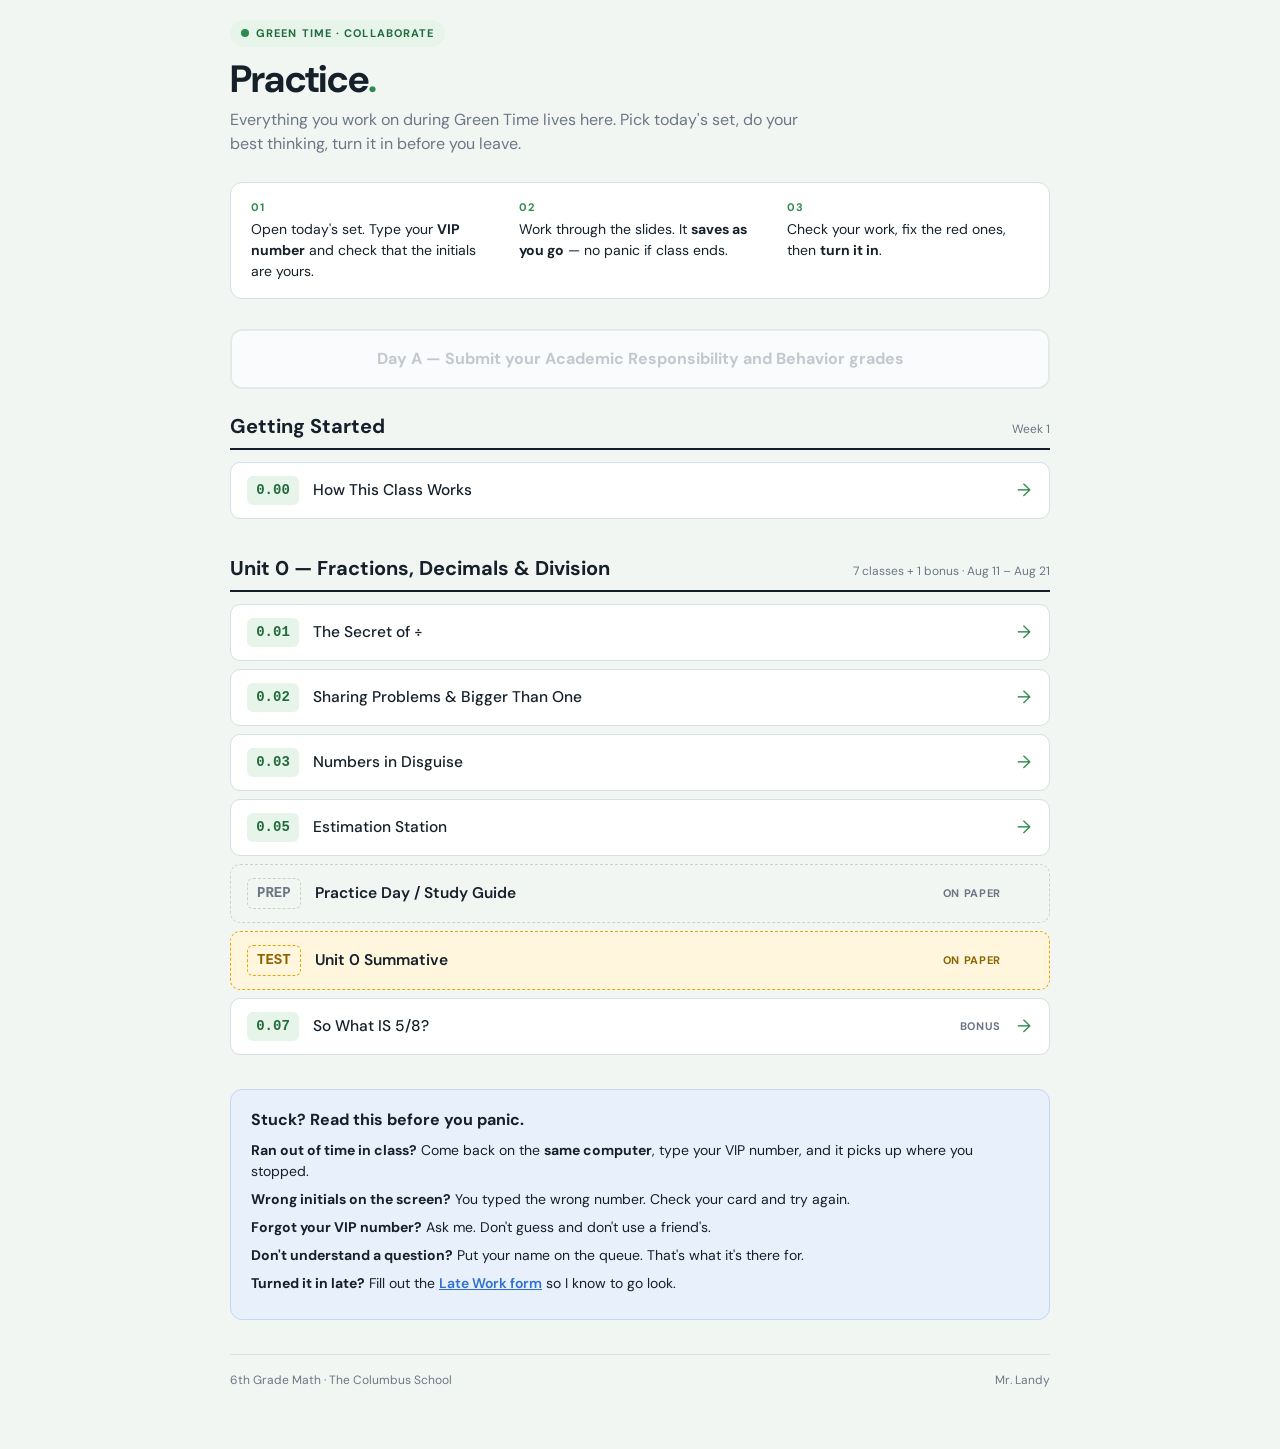
<file: index.html>
<!DOCTYPE html>
<html lang="en">
<head>
<meta charset="UTF-8">
<meta name="viewport" content="width=device-width, initial-scale=1">
<title>Green Time — Mr. Landy's Math</title>
<link rel="stylesheet" href="tokens.css">
<link rel="stylesheet" href="styles.css">
<script>
  /* ---- the only thing that differs between the two pages ---- */
  const SITE = {
    teacher: "landecker",
    teacherName: "Mr. Landy",
    offset: 0,           // school days behind Mr. Landy's schedule
    vipDays: ["2026-08-13","2026-08-21","2026-08-28","2026-09-04",
              "2026-09-11","2026-09-21","2026-09-28","2026-10-13"]
  };
</script>
</head>
<body>
<div class="shell">

  <header>
    <span class="eyebrow"><span class="dot"></span> Green Time · Collaborate</span>
    <h1>Practice<span class="light">.</span></h1>
    <p class="lede">Everything you work on during Green Time lives here. Pick today's set, do your best thinking, turn it in before you leave.</p>
  </header>

  <div class="howto">
    <div class="step"><div class="n">01</div><div class="t">Open today's set. Type your <b>VIP number</b> and check that the initials are yours.</div></div>
    <div class="step"><div class="n">02</div><div class="t">Work through the slides. It <b>saves as you go</b> — no panic if class ends.</div></div>
    <div class="step"><div class="n">03</div><div class="t">Check your work, fix the red ones, then <b>turn it in</b>.</div></div>
  </div>

  <a class="vipbtn" id="vipbtn" href="vip.html">Day A — Submit your Academic Responsibility and Behavior grades</a>

  <section class="unit">
    <div class="unithead">
      <h2>Getting Started</h2>
      <span class="meta">Week 1</span>
    </div>
    <a class="row" href="0-00.html"><span class="code">0.00</span><span class="title">How This Class Works</span><span class="arrow">→</span></a>
  </section>

  <section class="unit" id="unit0"></section>

  <div class="help">
    <h3>Stuck? Read this before you panic.</h3>
    <p><b>Ran out of time in class?</b> Come back on the <b>same computer</b>, type your VIP number, and it picks up where you stopped.</p>
    <p><b>Wrong initials on the screen?</b> You typed the wrong number. Check your card and try again.</p>
    <p><b>Forgot your VIP number?</b> Ask me. Don't guess and don't use a friend's.</p>
    <p><b>Don't understand a question?</b> Put your name on the queue. That's what it's there for.</p>
    <p><b>Turned it in late?</b> Fill out the <a href="https://bit.ly/44Sxkkb">Late Work form</a> so I know to go look.</p>
  </div>

  <footer>
    <span>6th Grade Math · The Columbus School</span>
    <span data-teacher>Mr. Landy</span>
  </footer>

</div>
<script src="plan.js"></script>
</body>
</html>
</file>
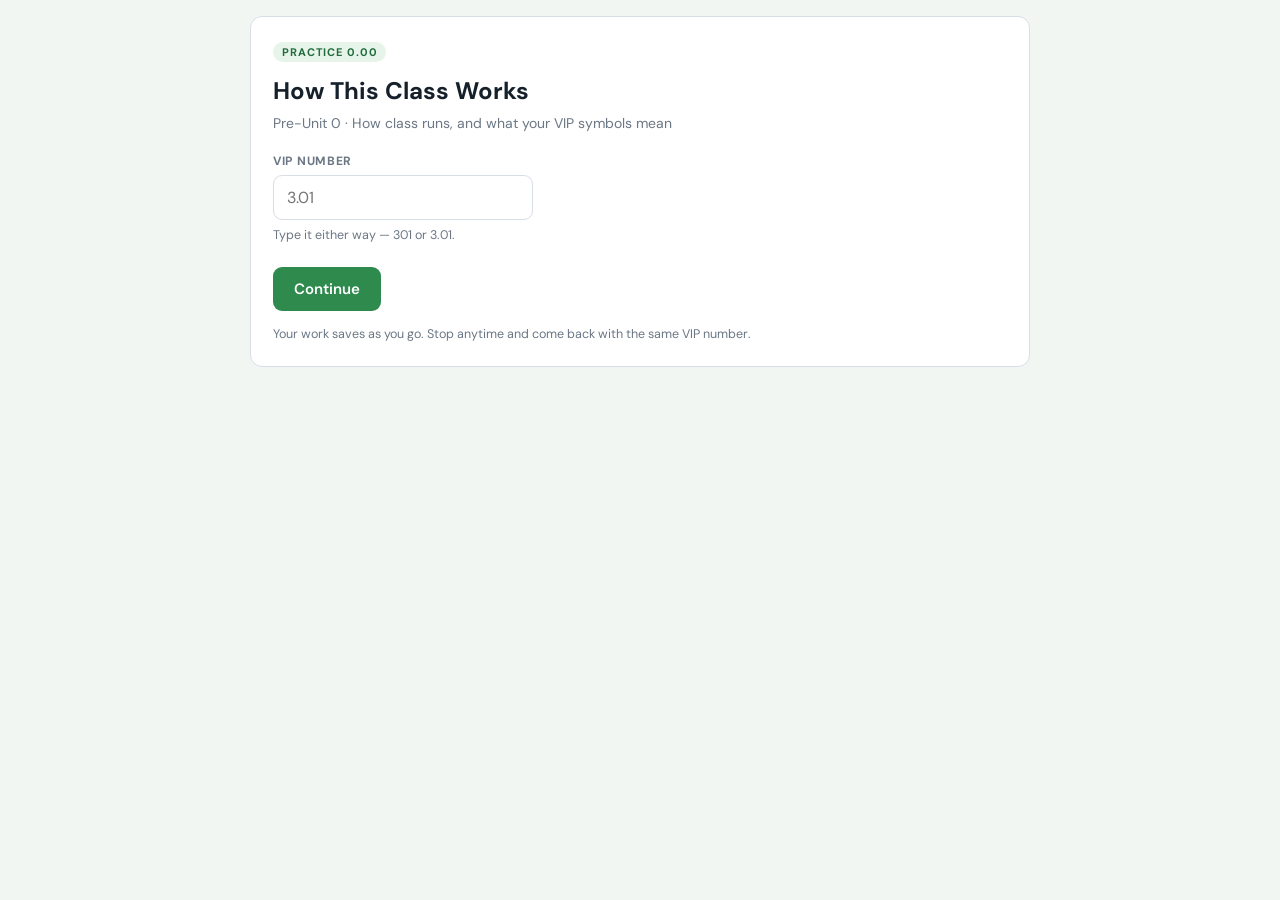
<file: 0-00.html>
<!DOCTYPE html>
<html lang="en">
<head>
<meta charset="UTF-8">
<meta name="viewport" content="width=device-width, initial-scale=1">
<title>Practice 0.00 — How This Class Works</title>
<link rel="stylesheet" href="tokens.css">
<style>
  @import url('https://fonts.googleapis.com/css2?family=DM+Sans:wght@400;500;600;700&display=swap');
  /* Colours and the reset come from tokens.css, linked above. */
  body{font-family:'DM Sans',system-ui,sans-serif;background:var(--wash);color:var(--ink);line-height:1.5;padding:16px}
  .shell{max-width:780px;margin:0 auto}
  .bar{background:var(--paper);border:1px solid var(--line);border-radius:12px;padding:12px 16px;margin-bottom:14px;display:flex;justify-content:space-between;align-items:center;gap:12px;flex-wrap:wrap}
  .who{font-size:13px;color:var(--muted)} .who b{color:var(--ink)}
  .code{font-size:11px;font-weight:700;letter-spacing:.08em;text-transform:uppercase;color:var(--green-deep);background:var(--green-soft);padding:3px 9px;border-radius:20px}
  .track{height:6px;background:var(--line);border-radius:6px;overflow:hidden;margin-top:10px;width:100%}
  .track > div{height:100%;background:var(--green);width:0;transition:width .3s}
  .card{background:var(--paper);border:1px solid var(--line);border-radius:12px;padding:22px;margin-bottom:14px}
  h1{font-size:24px;font-weight:700;margin-bottom:4px}
  h2{font-size:19px;font-weight:700;margin-bottom:10px}
  .sub{color:var(--muted);font-size:14px;margin-bottom:18px}
  .teach{background:var(--gold-soft);border-left:4px solid var(--gold);padding:12px 14px;border-radius:0 8px 8px 0;font-size:14px;margin-bottom:18px;white-space:pre-line}
  .extbanner{background:var(--violet-soft);border-left:4px solid var(--violet);padding:12px 14px;border-radius:0 8px 8px 0;font-size:14px;margin-bottom:18px}
  .q{border-top:1px solid var(--line);padding-top:16px;margin-top:16px}
  .q:first-of-type{border-top:0;padding-top:0;margin-top:0}
  .qnum{font-size:11px;font-weight:700;color:var(--muted);letter-spacing:.06em;margin-bottom:5px}
  .prompt{font-size:16px;margin-bottom:12px;white-space:pre-line}
  .choices{display:flex;flex-direction:column;gap:8px}
  .choice{border:1.5px solid var(--line);border-radius:9px;padding:11px 14px;cursor:pointer;font-size:15px;background:var(--paper);text-align:left;transition:.12s;font-family:inherit}
  .choice:hover{border-color:var(--green)}
  .choice.sel{border-color:var(--green);background:var(--green-soft);font-weight:600}
  input[type=text]{width:100%;max-width:260px;padding:11px 13px;border:1.5px solid var(--line);border-radius:9px;font-size:16px;font-family:inherit}
  input[type=text]:focus,textarea:focus{outline:none;border-color:var(--green)}
  textarea{width:100%;min-height:90px;padding:11px 13px;border:1.5px solid var(--line);border-radius:9px;font-size:15px;font-family:inherit;resize:vertical}
  .hint{font-size:12.5px;color:var(--muted);margin-top:6px}
  .keypad{display:flex;gap:6px;margin-top:8px;flex-wrap:wrap}
  .key{font-family:inherit;font-size:17px;font-weight:600;line-height:1;background:var(--green-soft);
       border:1.5px solid #bcdcc7;color:var(--green-deep);border-radius:8px;padding:7px 14px;cursor:pointer}
  .key:hover{background:#d5ecdd;border-color:var(--green)}
  .key:active{transform:translateY(1px)}
  .keylab{font-size:11.5px;color:var(--muted);align-self:center;margin-right:2px}
  .row{display:flex;gap:10px;align-items:center;flex-wrap:wrap;margin-top:22px}
  button{font-family:inherit;font-size:15px;font-weight:600;border-radius:9px;padding:11px 20px;border:1.5px solid transparent;cursor:pointer;transition:.12s}
  .primary{background:var(--green);color:#fff} .primary:hover{background:var(--green-deep)}
  .primary:disabled{background:#a9c9b5;cursor:not-allowed}
  .ghost{background:var(--paper);border-color:var(--line);color:var(--ink)} .ghost:hover{border-color:var(--muted)}
  .spacer{flex:1}
  .savenote{font-size:12.5px;color:var(--green);font-weight:600}
  .slidelist{display:flex;flex-direction:column;gap:8px;margin:16px 0}
  .chip{display:flex;align-items:center;gap:12px;border:1.5px solid var(--line);border-radius:9px;padding:11px 14px;cursor:pointer;background:var(--paper)}
  .chip:hover{border-color:var(--muted)}
  .chip .mark{font-size:18px;width:24px;text-align:center;flex-shrink:0}
  .chip .lbl{flex:1;font-size:14.5px} .chip .cnt{font-size:12px;color:var(--muted)}
  .chip.ok{background:var(--green-soft);border-color:#b7ddc4} .chip.ok .mark{color:var(--green)}
  .chip.bad{background:var(--red-soft);border-color:#f2c3c0} .chip.bad .mark{color:var(--red)}
  .chip.wait{background:var(--gold-soft);border-color:#ecd79a}
  .chip.ext{background:var(--violet-soft);border-color:#cfc2f0} .chip.ext .mark{color:var(--violet)}
  .score{font-size:44px;font-weight:700;line-height:1}
  .scorelab{font-size:13px;color:var(--muted);text-transform:uppercase;letter-spacing:.06em}
  .field{margin-bottom:16px}
  .field label{display:block;font-size:12px;font-weight:700;text-transform:uppercase;letter-spacing:.06em;color:var(--muted);margin-bottom:5px}
  .err{color:var(--red);font-size:13px;font-weight:600;margin-top:8px}
  .linkish{background:none;border:0;padding:0;color:var(--blue);font-family:inherit;font-size:14px;font-weight:600;text-decoration:underline;cursor:pointer}
  .fracprev{margin-top:7px;font-size:17px;color:var(--green-deep);min-height:1.2em}
  .fracprev .lab{font-size:11.5px;color:var(--muted);text-transform:uppercase;letter-spacing:.06em;margin-right:7px}
  .answers{margin:-4px 0 2px 0;display:flex;flex-direction:column;gap:2px}
  .arow{display:flex;align-items:baseline;gap:8px;font-size:13.5px;padding:2px 14px 2px 40px}
  .arow .aq{color:var(--muted);font-weight:700;font-size:11px;letter-spacing:.05em;flex-shrink:0;min-width:26px}
  .arow .atext{flex:1;word-break:break-word}
  .arow .afix{color:var(--green-deep);font-weight:600;flex-shrink:0}
  .arow .ablank{color:var(--muted);font-style:italic}
  .arow .anote{color:var(--muted)}
  /* Review rows jump to the question. Done-screen rows don't — nothing to go back to. */
  #slideList .arow{cursor:pointer;border-radius:7px;border:1px solid transparent;transition:.12s}
  #slideList .arow:hover{background:var(--wash);border-color:var(--line)}
  #slideList .arow:hover .atext{text-decoration:underline}
  .answers.flat .arow{padding-left:14px}
  .donehead{font-size:13px;font-weight:700;text-transform:uppercase;letter-spacing:.06em;color:var(--muted);margin:18px 0 6px}
  .bigcheck{font-size:56px;text-align:center;margin-bottom:8px}
  .center{text-align:center}
  .hide{display:none}
  code.work{font-family:ui-monospace,Menlo,Consolas,monospace;background:#f4f6f8;padding:2px 5px;border-radius:4px;font-size:14px}
</style>
</head>
<body>
<div class="shell">

  <div id="startScreen" class="card">
    <span class="code" id="startCode"></span>
    <h1 style="margin-top:10px" id="startTitle"></h1>
    <p class="sub" id="startSub"></p>
    <div class="field" id="vipField">
      <label for="vipIn">VIP number</label>
      <input type="text" id="vipIn" inputmode="numeric" maxlength="4" placeholder="3.01" autocomplete="off">
      <div class="hint">Type it either way — 301 or 3.01.</div>
    </div>
    <div id="confirmBox" class="teach hide"></div>
    <div id="resumeNote" class="teach hide"></div>
    <div id="startErr" class="err hide"></div>
    <div class="row">
      <button class="primary" id="lookupBtn">Continue</button>
      <button class="primary hide" id="startBtn">That's me — start</button>
      <button class="linkish hide" id="retryBtn">Not me, try again</button>
    </div>
    <p class="hint" style="margin-top:14px">Your work saves as you go. Stop anytime and come back with the same VIP number.</p>
  </div>

  <div id="practiceScreen" class="hide">
    <div class="bar">
      <div class="who"><b id="barWho"></b> · VIP <span id="barVip"></span></div>
      <span class="code" id="barCode"></span>
      <div class="track"><div id="progressFill"></div></div>
    </div>
    <div class="card" id="slideCard"></div>
    <div class="row" style="margin-top:0">
      <button class="ghost" id="backBtn">← Back</button>
      <button class="primary" id="nextBtn">Next →</button>
      <button class="ghost" id="checkBtn">Check my work</button>
      <div class="spacer"></div>
      <span class="savenote" id="saveNote"></span>
      <button class="ghost" id="exitBtn">Save &amp; exit</button>
    </div>
  </div>

  <div id="reviewScreen" class="hide">
    <div class="card">
      <h2>How did you do?</h2>
      <p class="sub">Tap any slide — or any single answer — to go back and fix it. Nothing is turned in until you press the button at the bottom.</p>
      <div style="display:flex;align-items:baseline;gap:10px;margin-bottom:6px">
        <span class="score" id="scoreNum"></span><span class="scorelab">correct</span>
      </div>
      <div class="slidelist" id="slideList"></div>
      <div class="teach" id="reviewNote"></div>
      <div class="row">
        <button class="ghost" id="reviewBackBtn">← Back to my work</button>
        <div class="spacer"></div>
        <button class="primary" id="submitBtn">Turn in</button>
      </div>
      <div id="submitErr" class="err hide"></div>
    </div>
  </div>

  <div id="doneScreen" class="hide">
    <div class="card center">
      <div class="bigcheck">✅</div>
      <h2>Turned in!</h2>
      <p class="sub" id="doneSub"></p>
      <div class="teach" style="text-align:left" id="doneDetail"></div>
      <div id="doneAnswers" style="text-align:left"></div>
    </div>
  </div>

</div>

<script src="roster.js"></script>
<script>
/* ==========================================================================
   EDIT ONLY THIS BLOCK TO MAKE A NEW PRACTICE SET.
   Add  extension: true  to a slide and it becomes a bonus slide:
   it still gets graded, but it does NOT count against the student's score.
   ========================================================================== */

const SUBMIT_URL = "https://script.google.com/macros/s/AKfycbzJxzE8FRVF7gA6vPOzcuPAqBF7y_oeBMVpifKrhJ--yGqUfGN-WADMdbX23rCjoY0P/exec"; // ← paste your Apps Script /exec URL here

// Symbol buttons shown under every typed-answer box (they aren't on a keyboard).
// Override per question with  keys:["÷","½"]  or switch them off with  keys:[]
const DEFAULT_KEYS = [];

const LESSON = {
  code: "0.00",
  title: "How This Class Works",
  subtitle: "Pre-Unit 0 · How class runs, and what your VIP symbols mean",

  slides: [

    { title: "The Three Times",
      teach: "Blue = Focus. You learn something new.\nGreen = Collaborate. You work, and you can work together.\nRed = Assess. You show what you know, on your own.",
      questions: [
        { type:"mc", prompt:"Blue Time is for...", choices:["The warm up and the lesson","Practice work","Quizzes and tests","Free time"], answer:0 },
        { type:"mc", prompt:"Green Time is for...", choices:["The warm up","Practice work","Exit tickets and quizzes","Lining up"], answer:1 },
        { type:"mc", prompt:"In which time can you work with friends?", choices:["Blue Time","Green Time","Red Time","All of them"], answer:1 }
      ]},

    { title: "Moving around the room",
      teach: "Bathroom boxes: Blue Time costs 3. Red Time costs 2. Green Time costs 1.\nBlue Time costs the most on purpose. Blue Time is when you learn something new, so it is the worst time to be away.",
      questions: [
        { type:"mc", prompt:"How many bathroom boxes do you fill in if you go during GREEN Time?", choices:["1","2","3","0"], answer:0 },
        { type:"mc", prompt:"Which time costs you the MOST boxes, and why?", choices:["Blue Time — it is when you learn something new","Green Time — you are working with friends","Red Time — you are taking a test","They all cost the same"], answer:0 }
      ]},

    { title: "Five symbols, five jobs",
      teach: "There are five symbols on your VIP. Each one has ONE job. No symbol does two jobs.\n☆ star · ○ circle · ▲ triangle — these three build your Academic Responsibility grade.\n♥ heart · ✓ check — these two build your Behavior grade.\nA heart can go to one person, a table, a row, or the whole class.",
      questions: [
        { type:"mc", prompt:"A ☆ star means...", choices:["You are ready, working, and joining in","You got the answer right","You were quiet the whole class","You finished before everyone else"], answer:0 },
        { type:"mc", prompt:"A ○ circle means...", choices:["You were on time","You finished that day's practice","You helped somebody","You had your things out"], answer:1 },
        { type:"mc", prompt:"What is the difference between a ♥ heart and a ✓ check?", choices:["A heart is for being kind or respectful. A check means: fix that choice.","A heart is for right answers. A check is for wrong answers.","A heart makes a check go away.","There is no real difference."], answer:0 }
      ]},

    { title: "Hearts and checks",
      teach: "Hearts and checks are the only two symbols that change your Behavior grade.\nYour Behavior score = hearts − checks.\nStars, circles and triangles never change it.",
      questions: [
        { type:"text", prompt:"You have 3 hearts and 3 checks. What is your Behavior score?", accept:["0"], keys:[], hint:"Hearts minus checks." },
        { type:"text", prompt:"You have 5 hearts and 1 check. What is your Behavior score?", accept:["4"], keys:[] },
        { type:"mc", prompt:"TRUE or FALSE: getting a lot of stars will help your Behavior grade.", choices:["True — stars help every grade","False — stars only help Academic Responsibility"], answer:1 }
      ]},

    { title: "When checks add up",
      teach: "In ONE day:\n1 check = a warning\n2 checks = a negative point in PowerSchool\n3 checks = you stay in at lunch\n4 checks = an office referral\n6 checks in one week = an email goes home.",
      questions: [
        { type:"mc", prompt:"You get your SECOND check in one day. What happens?", choices:["Nothing yet","A negative point in PowerSchool","You stay in at lunch","An office referral"], answer:1 },
        { type:"mc", prompt:"You got 2 checks Monday, 2 checks Wednesday, and 2 checks Friday. You never got 3 in one day. What happens?", choices:["Nothing — you never got 3 in one day","6 checks in one week means an email goes home","An office referral","Your score goes back to zero"], answer:1 }
      ]},

    { title: "What builds Academic Responsibility",
      teach: "Three symbols build your Academic Responsibility grade:\n☆ star — you are ready, working, and joining in\n○ circle — you finished that day's practice\n▲ triangle — you finished Delta Math\nHearts and checks are not part of it.",
      questions: [
        { type:"mc", prompt:"Which symbol shows that you finished that day's practice?", choices:["☆ star","○ circle","▲ triangle","♥ heart"], answer:1 },
        { type:"mc", prompt:"Which symbol is about Delta Math?", choices:["☆ star","○ circle","▲ triangle","✓ check"], answer:2 },
        { type:"mc", prompt:"You were kind to a classmate and got a heart. Does that help your Academic Responsibility grade?", choices:["Yes, hearts help every grade","No — hearts only help Behavior","Only if you also got a star","Only on Delta Math days"], answer:1 }
      ]},

    { title: "The Delta Math rule",
      teach: "Delta Math only counts if you finished ALL of your practices first.\nIf you miss even one practice, Delta Math does not count at all — even if you finished every single question.",
      questions: [
        { type:"mc", prompt:"You finished all of Delta Math, but you missed one practice. Does Delta Math count?", choices:["Yes, you finished it","No — you have to finish all your practices first","Only half of it counts","Only if you finished it early"], answer:1 },
        { type:"mc", prompt:"What do you have to do FIRST, before Delta Math can help your grade?", choices:["Get 4 stars","Finish all of your practices","Get a heart","Ask the teacher"], answer:1 }
      ]},

    { title: "Getting help, helping others",
      questions: [
        { type:"mc", prompt:"You need help during Green Time. What do you do?", choices:["Shout across the room","Walk up to the desk and wait there","Write your name on the help queue and keep working","Sit quietly and do nothing"], answer:2 },
        { type:"mc", prompt:"A classmate is stuck, and you are an Expert. What is a good first question to ask them?", choices:["\"Do you want me to just do it for you?\"","\"What do you have so far?\"","\"This one is easy, watch.\"","\"Did you even try?\""], answer:1 }
      ]},

    { title: "Explain it",
      questions: [
        { type:"written", prompt:"Your friend says: \"I talk a lot in class and I always have my things out. So my Academic Responsibility will be great.\" Explain why that might not be true. Use the words stars, circles and Delta Math in your answer.",
          hint:"Your teacher reads this one. Write at least four sentences." }
      ]},

    { title: "Challenge Zone",
      extension: true,
      teach: "This is the math we will do together on Day A. Try it early if you want to.\n\nBEHAVIOR: score = hearts − checks\n3 or more = 4 · 1 or 2 = 3.5 · 0 = 3 · −1 or −2 = 2.5 · −3 or −4 = 2 · −5 or lower = 1\n\nACADEMIC RESPONSIBILITY: give each of the three symbols a 0, 1 or 2. Then add them up, out of 6.\n☆ stars: 4 or more = 2 · 2 or 3 = 1 · 0 or 1 = 0\n○ circles: all done = 2 · 2 or 3 = 1 · 0 or 1 = 0\n▲ Delta Math: all finished = 2 · 80% or more = 1 · under 80% = 0 — and remember, it is 0 anyway unless circles got a 2\nYour total out of 6: 6 = 4 · 5 = 3.5 · 4 = 3 · 3 = 2.5 · 2 = 2 · 1 or 0 = 1",
      questions: [
        { type:"text", prompt:"You have 5 hearts and 2 checks. What is your Behavior score?", accept:["3"], keys:[] },
        { type:"mc", prompt:"What Behavior grade does a score of 3 give you?", choices:["4","3.5","3","2.5"], answer:0 },
        { type:"mc", prompt:"6 stars, all practices done, and 85% of Delta Math finished. What is your Academic Responsibility grade?", choices:["4","3.5","3","2.5"], answer:1, hint:"Give each symbol a 0, 1 or 2. Then add." },
        { type:"mc", prompt:"Hardest one. 4 stars, 3 of your 4 practices done, and ALL of Delta Math finished. What is your Academic Responsibility grade?", choices:["3.5","3","2.5","2"], answer:2, hint:"3 practices out of 4 is not all of them. What does that do to Delta Math?" }
      ]}

  ]
};

/* ==========================================================================
   ENGINE — nothing below here needs editing.
   ========================================================================== */
const el = id => document.getElementById(id);
/* Identity comes from roster.js — initials only, never a name. */
const S = { vip:null, vipDisplay:"", section:"", teacher:"", teacherName:"", initials:"",
            idx:0, returnTo:0, answers:{}, submitted:false, attempt:0 };

/* greentime:301:0.01 — vip is the integer, setId is the lesson code. */
const keyFor = vip => `greentime:${vip}:${LESSON.code}v2`;

function save(){
  try{
    localStorage.setItem(keyFor(S.vip), JSON.stringify({
      vip:S.vip, vipDisplay:S.vipDisplay, section:S.section, teacher:S.teacher,
      idx:S.idx, answers:S.answers,
      submitted:S.submitted, attempt:S.attempt, saved:new Date().toISOString()
    }));
    flashSaved();
  }catch(e){}
}
function load(vip){
  try{ const raw = localStorage.getItem(keyFor(vip)); return raw ? JSON.parse(raw) : null; }catch(e){ return null; }
}
let flashTimer;
function flashSaved(){
  const n = el('saveNote'); if(!n) return;
  n.textContent = "Saved ✓"; clearTimeout(flashTimer);
  flashTimer = setTimeout(()=>{ n.textContent=""; }, 1600);
}

/* ---- stacked fractions, display only ----------------------------------
   Storage, submission and answer-checking never see this. The student
   types 2/5, we save and send "2/5"; this only changes how it looks.
   Anything that isn't a plain fraction (0.625, 40, a written paragraph)
   comes back escaped and unchanged. */
const FRAC_ONLY  = /^(-?\d+)\/(\d+)$/;        //  2/5   -2/9
const FRAC_MIXED = /^(-?\d+)\s+(\d+)\/(\d+)$/; //  1 3/5

function looksLikeFraction(text){
  const s = String(text ?? "").trim();
  return FRAC_ONLY.test(s) || FRAC_MIXED.test(s);
}

function renderFraction(text){
  const raw = String(text ?? "");
  const s = raw.trim();
  let whole = "", num = "", den = "", m;
  if((m = s.match(FRAC_MIXED))){ whole = m[1]; num = m[2]; den = m[3]; }
  else if((m = s.match(FRAC_ONLY))){ num = m[1]; den = m[2]; }
  else return escapeHtml(raw);
  /* escape before building: this lands in innerHTML and a kid will try it */
  const stack = `<span class="fr"><span class="nu">${escapeHtml(num)}</span>` +
                `<span class="de">${escapeHtml(den)}</span></span>`;
  return whole
    ? `<span class="fr-wrap">${escapeHtml(whole)}${stack}</span>`
    : stack;
}

function normalize(s){
  return String(s).toLowerCase().trim()
    .replace(/,/g,"").replace(/\s+/g,"")
    .replace(/÷/g,"/").replace(/dividedby/g,"/")
    .replace(/remainder/g,"r");
}
function isCorrect(q,val){
  if(q.type === "written") return null;
  if(val === undefined || val === "" || val === null) return false;
  if(q.type === "mc") return Number(val) === q.answer;
  return q.accept.some(a => normalize(a) === normalize(val));
}
const qid = (si,qi) => `s${si}q${qi}`;

function slideStatus(si){
  const sl = LESSON.slides[si];
  let graded=0, right=0, blank=0;
  sl.questions.forEach((q,qi)=>{
    const v = S.answers[qid(si,qi)];
    if(q.type === "written"){ if(!v || !String(v).trim()) blank++; return; }
    graded++;
    if(v === undefined || v === "") blank++;
    else if(isCorrect(q,v)) right++;
  });
  return {graded,right,blank,ext:!!sl.extension};
}
function totals(){
  let g=0,r=0,eg=0,er=0;
  LESSON.slides.forEach((sl,si)=>{
    const st = slideStatus(si);
    if(sl.extension){ eg+=st.graded; er+=st.right; }
    else { g+=st.graded; r+=st.right; }
  });
  return {graded:g,right:r,extGraded:eg,extRight:er};
}

function show(which){
  ['startScreen','practiceScreen','reviewScreen','doneScreen']
    .forEach(id => el(id).classList.toggle('hide', id !== which));
  window.scrollTo(0,0);
}

el('startCode').textContent = "Practice " + LESSON.code;
el('startTitle').textContent = LESSON.title;
el('startSub').textContent = LESSON.subtitle;

/* Whoever we just looked up and are waiting on the student to confirm. */
let pending = null;

/* Allow digits and one dot while typing: "301" and "3.01" both work. */
el('vipIn').addEventListener('input', e=>{
  e.target.value = e.target.value.replace(/[^0-9.]/g,'').slice(0,4);
  el('startErr').classList.add('hide');
});
el('vipIn').addEventListener('keydown', e=>{
  if(e.key === 'Enter' && !el('lookupBtn').classList.contains('hide')) el('lookupBtn').click();
});

function askAgain(){
  pending = null;
  el('confirmBox').classList.add('hide');
  el('resumeNote').classList.add('hide');
  el('startBtn').classList.add('hide');
  el('retryBtn').classList.add('hide');
  el('lookupBtn').classList.remove('hide');
  el('vipField').classList.remove('hide');
  el('vipIn').readOnly = false;
  el('vipIn').value = "";
  el('vipIn').focus();
}

el('lookupBtn').onclick = ()=>{
  const err = el('startErr');
  const r = lookupVip(el('vipIn').value);
  if(!r){
    err.textContent = "That VIP number isn't on my list. Check your card or ask your teacher.";
    err.classList.remove('hide');
    return;
  }
  err.classList.add('hide');
  pending = r;

  el('confirmBox').innerHTML =
    `<b>${escapeHtml(r.display)} — ${escapeHtml(r.initials)}</b>, section ${escapeHtml(r.section)}.<br>Is that you?`;
  el('confirmBox').classList.remove('hide');

  const prev = load(r.vip), note = el('resumeNote');
  if(prev && !prev.submitted){
    note.textContent = `Picking up where you stopped — slide ${prev.idx+1}.`;
    note.classList.remove('hide');
  } else if(prev && prev.submitted){
    note.textContent = `You already turned in Practice ${LESSON.code}. You can keep working — turning it in again sends your teacher an updated copy.`;
    note.classList.remove('hide');
  } else {
    note.classList.add('hide');
  }

  el('vipIn').readOnly = true;
  el('lookupBtn').classList.add('hide');
  el('startBtn').classList.remove('hide');
  el('retryBtn').classList.remove('hide');
};

el('retryBtn').onclick = askAgain;

el('startBtn').onclick = ()=>{
  if(!pending) return;
  const prev = load(pending.vip);
  if(prev){ S.idx = prev.idx; S.answers = prev.answers || {}; }
  S.vip = pending.vip; S.vipDisplay = pending.display;
  S.section = pending.section; S.teacher = pending.teacher;
  S.teacherName = pending.teacherName;
  S.initials = pending.initials;
  /* Keep the turned-in flag and the attempt count. Reopening a finished
     practice must not quietly pretend it was never handed in. */
  S.submitted = prev ? !!prev.submitted : false;
  S.attempt = (prev && prev.attempt) || 0;
  el('barWho').textContent = S.initials;
  el('barVip').textContent = S.vipDisplay;
  el('barCode').textContent = "Practice "+LESSON.code;
  el('submitBtn').textContent = "Turn in to " + S.teacherName;
  show('practiceScreen'); renderSlide();
};

/* Live fraction preview under a typed answer — the moment they type the
   slash they see it stacked. Nothing here touches the stored value. */
function updatePreview(inp){
  const box = el('slideCard').querySelector(`.fracprev[data-prev="${inp.dataset.q}"]`);
  if(!box) return;
  if(looksLikeFraction(inp.value)){
    box.innerHTML = `<span class="lab">That's</span>` + renderFraction(inp.value);
    box.classList.remove('hide');
  } else {
    box.innerHTML = "";
    box.classList.add('hide');
  }
}

function renderSlide(){
  const si=S.idx, sl=LESSON.slides[si];
  el('progressFill').style.width = (si/LESSON.slides.length*100)+"%";
  const required = LESSON.slides.filter(s=>!s.extension).length;

  let html = `<div class="sub" style="margin-bottom:6px">Slide ${si+1} of ${LESSON.slides.length}</div>`;
  html += `<h2>${escapeHtml(sl.title)}</h2>`;
  const firstExt = LESSON.slides.findIndex(s => s.extension);
  if(sl.extension){
    html += si === firstExt
      ? `<div class="extbanner">🌟 <b>Bonus round.</b> You've finished all ${required} required slides — nice. Nothing from here counts against your score, so swing away.</div>`
      : `<div class="extbanner">🌟 <b>Still bonus.</b> Doesn't count against your score.</div>`;
  }
  if(sl.teach) html += `<div class="teach">${escapeHtml(sl.teach)}</div>`;

  sl.questions.forEach((q,qi)=>{
    const id=qid(si,qi), val=S.answers[id];
    html += `<div class="q" data-qi="${qi}"><div class="qnum">QUESTION ${qi+1}</div><div class="prompt">${escapeHtml(q.prompt)}</div>`;
    if(q.type==="mc"){
      html += `<div class="choices">`;
      q.choices.forEach((c,ci)=>{
        html += `<button class="choice ${String(val)===String(ci)?'sel':''}" data-q="${id}" data-c="${ci}">${escapeHtml(c)}</button>`;
      });
      html += `</div>`;
    } else if(q.type==="written"){
      html += `<textarea data-q="${id}" placeholder="Write your answer here...">${escapeHtml(val||"")}</textarea>`;
    } else {
      html += `<input type="text" data-q="${id}" value="${escapeHtml(val||"")}" placeholder="Your answer" autocomplete="off">`;
      const keys = q.keys === undefined ? DEFAULT_KEYS : q.keys;
      if(keys && keys.length){
        html += `<div class="keypad"><span class="keylab">Tap to insert:</span>`;
        keys.forEach(k => { html += `<button class="key" data-ins="${escapeHtml(k)}" data-target="${id}">${escapeHtml(k)}</button>`; });
        html += `</div>`;
      }
      html += `<div class="fracprev hide" data-prev="${id}"></div>`;
    }
    if(q.hint) html += `<div class="hint">💡 ${escapeHtml(q.hint)}</div>`;
    html += `</div>`;
  });
  el('slideCard').innerHTML = html;

  el('slideCard').querySelectorAll('.choice').forEach(b=>{
    b.onclick=()=>{
      S.answers[b.dataset.q]=Number(b.dataset.c);
      b.parentElement.querySelectorAll('.choice').forEach(x=>x.classList.remove('sel'));
      b.classList.add('sel'); save();
    };
  });
  el('slideCard').querySelectorAll('input[type=text], textarea').forEach(inp=>{
    inp.oninput=()=>{ S.answers[inp.dataset.q]=inp.value; updatePreview(inp); };
    inp.onblur=()=>save();
    updatePreview(inp);   // show it straight away when resuming
  });
  el('slideCard').querySelectorAll('.key').forEach(k=>{
    k.onclick=()=>{
      const inp = el('slideCard').querySelector(`input[data-q="${k.dataset.target}"]`);
      if(!inp) return;
      const a = inp.selectionStart ?? inp.value.length;
      const b = inp.selectionEnd   ?? inp.value.length;
      inp.value = inp.value.slice(0,a) + k.dataset.ins + inp.value.slice(b);
      const pos = a + k.dataset.ins.length;
      inp.focus(); inp.setSelectionRange(pos,pos);
      S.answers[inp.dataset.q] = inp.value; updatePreview(inp); save();
    };
  });

  el('backBtn').style.visibility = si===0 ? 'hidden':'visible';
  el('nextBtn').textContent = si===LESSON.slides.length-1 ? "Check my work →" : "Next →";
}

/* Going to the review screen from anywhere. Remembers the slide they were
   on so "Back to my work" puts them back, and saves first — same as Next.
   This only looks; nothing is turned in until the button on the review screen. */
function openReview(){
  S.returnTo = S.idx;
  save();
  renderReview();
}

el('backBtn').onclick=()=>{ if(S.idx>0){ S.idx--; save(); renderSlide(); } };
el('nextBtn').onclick=()=>{
  save();
  if(S.idx < LESSON.slides.length-1){ S.idx++; renderSlide(); } else openReview();
};
el('checkBtn').onclick = openReview;

/* Jump straight to one question and put the cursor in it. */
function goToQuestion(si, qi){
  S.idx = Number(si);
  show('practiceScreen');
  renderSlide();
  const q = el('slideCard').querySelector(`.q[data-qi="${qi}"]`);
  if(!q) return;
  q.scrollIntoView({behavior:'smooth', block:'center'});
  const field = q.querySelector('input[type=text], textarea');
  if(field) field.focus({preventScroll:true});
}
el('exitBtn').onclick=()=>{
  save();
  alert(`Saved, ${S.initials}. Come back on this same computer and type VIP ${S.vipDisplay} to pick up where you left off.`);
};

const arow = (label, mark, body, attrs="") =>
  `<div class="arow"${attrs}><span class="aq">${label}</span>` +
  `<span class="amark">${mark}</span><span class="atext">${body}</span></div>`;

/* What the student sees BEFORE turning in: which ones are wrong, and what
   they themselves put. Deliberately no correct answers here — this screen
   sits in front of the submit button, and the point is to make them think,
   not to let them copy their way to 100%. */
function answerRows(si, sl){
  let out = "";
  sl.questions.forEach((q,qi)=>{
    const v = S.answers[qid(si,qi)];
    const blank = (v === undefined || v === "" || v === null);
    let mark, body;
    if(q.type === "written"){
      mark = "✎";
      body = blank ? `<span class="ablank">not answered</span>`
                   : `<span class="anote">your teacher will read this</span>`;
    } else if(blank){
      mark = "•"; body = `<span class="ablank">not answered</span>`;
    } else if(q.type === "mc"){
      mark = isCorrect(q, v) ? "✓" : "✗";
      body = renderFraction(q.choices[Number(v)]);
    } else {
      mark = isCorrect(q, v) ? "✓" : "✗";
      body = renderFraction(v);
    }
    out += arow(`Q${qi+1}`, mark, body, ` data-go-s="${si}" data-go-q="${qi}"`);
  });
  return `<div class="answers">${out}</div>`;
}

/* What the student sees AFTER turning in, when it is too late to edit:
   the answer to everything they missed. Nothing to game at this point. */
function doneAnswerList(){
  let out = "", missed = 0;
  LESSON.slides.forEach((sl,si)=>{
    sl.questions.forEach((q,qi)=>{
      const v = S.answers[qid(si,qi)];
      const blank = (v === undefined || v === "" || v === null);
      const label = `${si+1}.${qi+1}`;
      if(q.type === "written"){
        out += arow(label, "✎", `<span class="anote">your teacher will read this</span>`);
        return;
      }
      if(!blank && isCorrect(q, v)) return;          // got it — nothing to say
      missed++;
      const correct = q.type === "mc"
        ? q.choices[q.answer]
        : (q.accept && q.accept.length ? q.accept[0] : "");
      const mine = blank
        ? `<span class="ablank">left blank</span>`
        : (q.type === "mc" ? renderFraction(q.choices[Number(v)]) : renderFraction(v));
      out += arow(label, "✗", `${mine} <span class="afix">→ ${renderFraction(correct)}</span>`);
    });
  });
  if(!out) return "";
  return `<div class="donehead">${missed ? "The ones to look at" : "For your teacher"}</div>` +
         `<div class="answers flat">${out}</div>`;
}

function renderReview(){
  show('reviewScreen');
  const t = totals();
  el('scoreNum').textContent = `${t.right}/${t.graded}`;

  let list="", anyBlank=false;
  LESSON.slides.forEach((sl,si)=>{
    const st=slideStatus(si);
    let cls,mark,note;
    if(sl.extension){
      cls="ext"; mark="🌟";
      note = st.blank>0 ? "bonus — optional" : `${st.right}/${st.graded} bonus correct`;
    } else if(st.blank>0){ cls="wait"; mark="•"; note="not finished"; anyBlank=true; }
    else if(st.graded===0){ cls="wait"; mark="✎"; note=`${S.teacherName} grades this`; }
    else if(st.right===st.graded){ cls="ok"; mark="✓"; note=`${st.right}/${st.graded} correct`; }
    else { cls="bad"; mark="✗"; note=`${st.right}/${st.graded} correct`; }
    list += `<div class="chip ${cls}" data-go="${si}"><span class="mark">${mark}</span>
      <span class="lbl"><b>Slide ${si+1}</b> — ${escapeHtml(sl.title)}</span>
      <span class="cnt">${escapeHtml(note)}</span></div>`;
    list += answerRows(si, sl);
  });
  el('slideList').innerHTML=list;
  el('slideList').querySelectorAll('.chip').forEach(c=>{
    c.onclick=()=>{ S.idx=Number(c.dataset.go); show('practiceScreen'); renderSlide(); };
  });
  el('slideList').querySelectorAll('.arow[data-go-s]').forEach(r=>{
    r.onclick=()=>goToQuestion(r.dataset.goS, r.dataset.goQ);
  });

  el('reviewNote').textContent = anyBlank
    ? "Some questions are still blank. Tap those slides and finish them before you turn in."
    : "Red slides mean something's off. Go fix them — you can change any answer before turning in.";
}
el('reviewBackBtn').onclick=()=>{ S.idx = S.returnTo; show('practiceScreen'); renderSlide(); };

el('submitBtn').onclick = async ()=>{
  const btn=el('submitBtn'); btn.disabled=true; btn.textContent="Sending...";
  const t=totals();
  const attemptNo = (S.attempt || 0) + 1;   // 1 the first time, 2 the second
  const payload={
    lesson:LESSON.code, lessonTitle:LESSON.title,
    vip:S.vip, vipDisplay:S.vipDisplay, section:S.section, teacher:S.teacher,
    score:t.right, outOf:t.graded, bonusScore:t.extRight, bonusOutOf:t.extGraded,
    submittedAt:new Date().toISOString(),
    attempt:attemptNo,
    answers: LESSON.slides.flatMap((sl,si)=> sl.questions.map((q,qi)=>({
      q:`${si+1}.${qi+1}`, bonus:!!sl.extension,
      response:S.answers[qid(si,qi)] ?? "",
      correct:isCorrect(q,S.answers[qid(si,qi)])
    })))
  };
  if(SUBMIT_URL){
    try{
      await fetch(SUBMIT_URL,{method:"POST",mode:"no-cors",
        headers:{"Content-Type":"text/plain;charset=utf-8"},body:JSON.stringify(payload)});
    }catch(e){}
  }
  /* Mark it turned in but KEEP the answers on this machine — if the send
     failed silently (no-cors hides that), the work is still recoverable. */
  S.attempt = attemptNo; S.submitted=true; save();
  el('doneSub').textContent=`Nice work, ${S.initials}.`;
  el('doneDetail').innerHTML =
    `<b>Practice ${LESSON.code} — ${escapeHtml(LESSON.title)}</b><br>
     VIP ${S.vipDisplay} · ${t.right} of ${t.graded} correct` +
     (t.extGraded ? ` · ${t.extRight}/${t.extGraded} bonus` : ``) +
    `<br>Turned in ${new Date().toLocaleString()}`;
  el('doneAnswers').innerHTML = doneAnswerList();
  show('doneScreen');
};

function escapeHtml(s){
  return String(s ?? "").replace(/[&<>"']/g,c=>({'&':'&amp;','<':'&lt;','>':'&gt;','"':'&quot;',"'":'&#39;'}[c]));
}
</script>
</body>
</html>
</file>
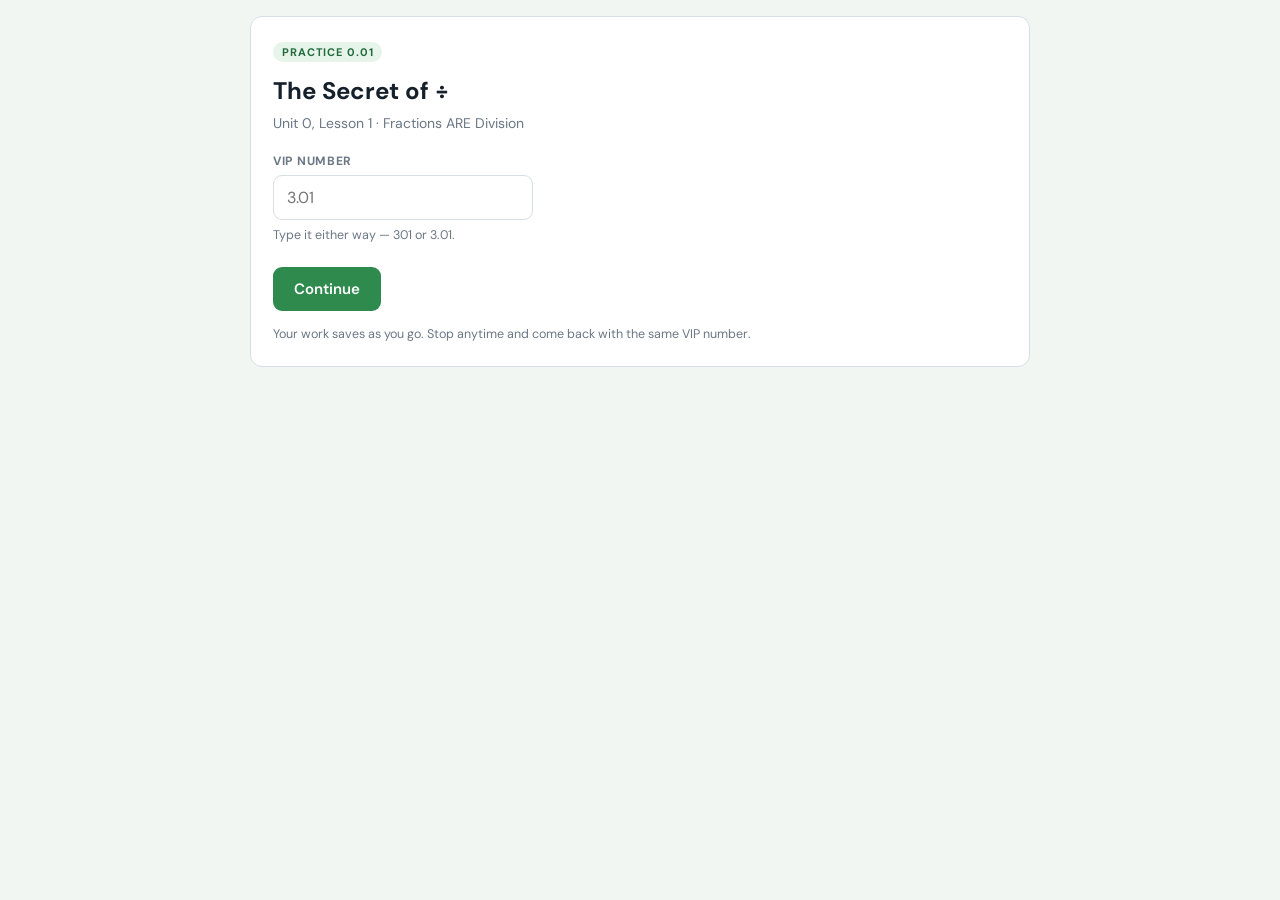
<file: 0-01.html>
<!DOCTYPE html>
<html lang="en">
<head>
<meta charset="UTF-8">
<meta name="viewport" content="width=device-width, initial-scale=1">
<title>Practice 0.01 — The Secret of ÷</title>
<link rel="stylesheet" href="tokens.css">
<style>
  @import url('https://fonts.googleapis.com/css2?family=DM+Sans:wght@400;500;600;700&display=swap');
  /* Colours and the reset come from tokens.css, linked above. */
  body{font-family:'DM Sans',system-ui,sans-serif;background:var(--wash);color:var(--ink);line-height:1.5;padding:16px}
  .shell{max-width:780px;margin:0 auto}
  .bar{background:var(--paper);border:1px solid var(--line);border-radius:12px;padding:12px 16px;margin-bottom:14px;display:flex;justify-content:space-between;align-items:center;gap:12px;flex-wrap:wrap}
  .who{font-size:13px;color:var(--muted)} .who b{color:var(--ink)}
  .code{font-size:11px;font-weight:700;letter-spacing:.08em;text-transform:uppercase;color:var(--green-deep);background:var(--green-soft);padding:3px 9px;border-radius:20px}
  .track{height:6px;background:var(--line);border-radius:6px;overflow:hidden;margin-top:10px;width:100%}
  .track > div{height:100%;background:var(--green);width:0;transition:width .3s}
  .card{background:var(--paper);border:1px solid var(--line);border-radius:12px;padding:22px;margin-bottom:14px}
  h1{font-size:24px;font-weight:700;margin-bottom:4px}
  h2{font-size:19px;font-weight:700;margin-bottom:10px}
  .sub{color:var(--muted);font-size:14px;margin-bottom:18px}
  .teach{background:var(--gold-soft);border-left:4px solid var(--gold);padding:12px 14px;border-radius:0 8px 8px 0;font-size:14px;margin-bottom:18px;white-space:pre-line}
  .extbanner{background:var(--violet-soft);border-left:4px solid var(--violet);padding:12px 14px;border-radius:0 8px 8px 0;font-size:14px;margin-bottom:18px}
  .q{border-top:1px solid var(--line);padding-top:16px;margin-top:16px}
  .q:first-of-type{border-top:0;padding-top:0;margin-top:0}
  .qnum{font-size:11px;font-weight:700;color:var(--muted);letter-spacing:.06em;margin-bottom:5px}
  .prompt{font-size:16px;margin-bottom:12px;white-space:pre-line}
  .choices{display:flex;flex-direction:column;gap:8px}
  .choice{border:1.5px solid var(--line);border-radius:9px;padding:11px 14px;cursor:pointer;font-size:15px;background:var(--paper);text-align:left;transition:.12s;font-family:inherit}
  .choice:hover{border-color:var(--green)}
  .choice.sel{border-color:var(--green);background:var(--green-soft);font-weight:600}
  input[type=text]{width:100%;max-width:260px;padding:11px 13px;border:1.5px solid var(--line);border-radius:9px;font-size:16px;font-family:inherit}
  input[type=text]:focus,textarea:focus{outline:none;border-color:var(--green)}
  textarea{width:100%;min-height:90px;padding:11px 13px;border:1.5px solid var(--line);border-radius:9px;font-size:15px;font-family:inherit;resize:vertical}
  .hint{font-size:12.5px;color:var(--muted);margin-top:6px}
  .keypad{display:flex;gap:6px;margin-top:8px;flex-wrap:wrap}
  .key{font-family:inherit;font-size:17px;font-weight:600;line-height:1;background:var(--green-soft);
       border:1.5px solid #bcdcc7;color:var(--green-deep);border-radius:8px;padding:7px 14px;cursor:pointer}
  .key:hover{background:#d5ecdd;border-color:var(--green)}
  .key:active{transform:translateY(1px)}
  .keylab{font-size:11.5px;color:var(--muted);align-self:center;margin-right:2px}
  .row{display:flex;gap:10px;align-items:center;flex-wrap:wrap;margin-top:22px}
  button{font-family:inherit;font-size:15px;font-weight:600;border-radius:9px;padding:11px 20px;border:1.5px solid transparent;cursor:pointer;transition:.12s}
  .primary{background:var(--green);color:#fff} .primary:hover{background:var(--green-deep)}
  .primary:disabled{background:#a9c9b5;cursor:not-allowed}
  .ghost{background:var(--paper);border-color:var(--line);color:var(--ink)} .ghost:hover{border-color:var(--muted)}
  .spacer{flex:1}
  .savenote{font-size:12.5px;color:var(--green);font-weight:600}
  .slidelist{display:flex;flex-direction:column;gap:8px;margin:16px 0}
  .chip{display:flex;align-items:center;gap:12px;border:1.5px solid var(--line);border-radius:9px;padding:11px 14px;cursor:pointer;background:var(--paper)}
  .chip:hover{border-color:var(--muted)}
  .chip .mark{font-size:18px;width:24px;text-align:center;flex-shrink:0}
  .chip .lbl{flex:1;font-size:14.5px} .chip .cnt{font-size:12px;color:var(--muted)}
  .chip.ok{background:var(--green-soft);border-color:#b7ddc4} .chip.ok .mark{color:var(--green)}
  .chip.bad{background:var(--red-soft);border-color:#f2c3c0} .chip.bad .mark{color:var(--red)}
  .chip.wait{background:var(--gold-soft);border-color:#ecd79a}
  .chip.ext{background:var(--violet-soft);border-color:#cfc2f0} .chip.ext .mark{color:var(--violet)}
  .score{font-size:44px;font-weight:700;line-height:1}
  .scorelab{font-size:13px;color:var(--muted);text-transform:uppercase;letter-spacing:.06em}
  .field{margin-bottom:16px}
  .field label{display:block;font-size:12px;font-weight:700;text-transform:uppercase;letter-spacing:.06em;color:var(--muted);margin-bottom:5px}
  .err{color:var(--red);font-size:13px;font-weight:600;margin-top:8px}
  .linkish{background:none;border:0;padding:0;color:var(--blue);font-family:inherit;font-size:14px;font-weight:600;text-decoration:underline;cursor:pointer}
  .fracprev{margin-top:7px;font-size:17px;color:var(--green-deep);min-height:1.2em}
  .fracprev .lab{font-size:11.5px;color:var(--muted);text-transform:uppercase;letter-spacing:.06em;margin-right:7px}
  .answers{margin:-4px 0 2px 0;display:flex;flex-direction:column;gap:2px}
  .arow{display:flex;align-items:baseline;gap:8px;font-size:13.5px;padding:2px 14px 2px 40px}
  .arow .aq{color:var(--muted);font-weight:700;font-size:11px;letter-spacing:.05em;flex-shrink:0;min-width:26px}
  .arow .atext{flex:1;word-break:break-word}
  .arow .afix{color:var(--green-deep);font-weight:600;flex-shrink:0}
  .arow .ablank{color:var(--muted);font-style:italic}
  .arow .anote{color:var(--muted)}
  /* Review rows jump to the question. Done-screen rows don't — nothing to go back to. */
  #slideList .arow{cursor:pointer;border-radius:7px;border:1px solid transparent;transition:.12s}
  #slideList .arow:hover{background:var(--wash);border-color:var(--line)}
  #slideList .arow:hover .atext{text-decoration:underline}
  .answers.flat .arow{padding-left:14px}
  .donehead{font-size:13px;font-weight:700;text-transform:uppercase;letter-spacing:.06em;color:var(--muted);margin:18px 0 6px}
  .bigcheck{font-size:56px;text-align:center;margin-bottom:8px}
  .center{text-align:center}
  .hide{display:none}
  code.work{font-family:ui-monospace,Menlo,Consolas,monospace;background:#f4f6f8;padding:2px 5px;border-radius:4px;font-size:14px}
</style>
</head>
<body>
<div class="shell">

  <div id="startScreen" class="card">
    <span class="code" id="startCode"></span>
    <h1 style="margin-top:10px" id="startTitle"></h1>
    <p class="sub" id="startSub"></p>
    <div class="field" id="vipField">
      <label for="vipIn">VIP number</label>
      <input type="text" id="vipIn" inputmode="numeric" maxlength="4" placeholder="3.01" autocomplete="off">
      <div class="hint">Type it either way — 301 or 3.01.</div>
    </div>
    <div id="confirmBox" class="teach hide"></div>
    <div id="resumeNote" class="teach hide"></div>
    <div id="startErr" class="err hide"></div>
    <div class="row">
      <button class="primary" id="lookupBtn">Continue</button>
      <button class="primary hide" id="startBtn">That's me — start</button>
      <button class="linkish hide" id="retryBtn">Not me, try again</button>
    </div>
    <p class="hint" style="margin-top:14px">Your work saves as you go. Stop anytime and come back with the same VIP number.</p>
  </div>

  <div id="practiceScreen" class="hide">
    <div class="bar">
      <div class="who"><b id="barWho"></b> · VIP <span id="barVip"></span></div>
      <span class="code" id="barCode"></span>
      <div class="track"><div id="progressFill"></div></div>
    </div>
    <div class="card" id="slideCard"></div>
    <div class="row" style="margin-top:0">
      <button class="ghost" id="backBtn">← Back</button>
      <button class="primary" id="nextBtn">Next →</button>
      <button class="ghost" id="checkBtn">Check my work</button>
      <div class="spacer"></div>
      <span class="savenote" id="saveNote"></span>
      <button class="ghost" id="exitBtn">Save &amp; exit</button>
    </div>
  </div>

  <div id="reviewScreen" class="hide">
    <div class="card">
      <h2>How did you do?</h2>
      <p class="sub">Tap any slide — or any single answer — to go back and fix it. Nothing is turned in until you press the button at the bottom.</p>
      <div style="display:flex;align-items:baseline;gap:10px;margin-bottom:6px">
        <span class="score" id="scoreNum"></span><span class="scorelab">correct</span>
      </div>
      <div class="slidelist" id="slideList"></div>
      <div class="teach" id="reviewNote"></div>
      <div class="row">
        <button class="ghost" id="reviewBackBtn">← Back to my work</button>
        <div class="spacer"></div>
        <button class="primary" id="submitBtn">Turn in</button>
      </div>
      <div id="submitErr" class="err hide"></div>
    </div>
  </div>

  <div id="doneScreen" class="hide">
    <div class="card center">
      <div class="bigcheck">✅</div>
      <h2>Turned in!</h2>
      <p class="sub" id="doneSub"></p>
      <div class="teach" style="text-align:left" id="doneDetail"></div>
      <div id="doneAnswers" style="text-align:left"></div>
    </div>
  </div>

</div>

<script src="roster.js"></script>
<script>
/* ==========================================================================
   EDIT ONLY THIS BLOCK TO MAKE A NEW PRACTICE SET.
   Add  extension: true  to a slide and it becomes a bonus slide:
   it still gets graded, but it does NOT count against the student's score.
   ========================================================================== */

const SUBMIT_URL = "https://script.google.com/macros/s/AKfycbzJxzE8FRVF7gA6vPOzcuPAqBF7y_oeBMVpifKrhJ--yGqUfGN-WADMdbX23rCjoY0P/exec"; // ← paste your Apps Script /exec URL here

// Symbol buttons shown under every typed-answer box (they aren't on a keyboard).
// Override per question with  keys:["÷","½"]  or switch them off with  keys:[]
const DEFAULT_KEYS = ["÷"];

const LESSON = {
  code: "0.01",
  title: "The Secret of ÷",
  subtitle: "Unit 0, Lesson 1 · Fractions ARE Division",

  slides: [
    { title: "Warm-up: the big idea",
      teach: "The ÷ symbol is a picture of a fraction. The dots are where the numbers go. So every division problem can be written as a fraction, and every fraction can be written as a division problem.",
      questions: [
        { type:"text", prompt:"Write 3 ÷ 4 as a fraction.", accept:["3/4"], hint:"Type it like this: 3/4" },
        { type:"text", prompt:"Write 5 ÷ 8 as a fraction.", accept:["5/8"] }
      ]},

    { title: "Going the other way",
      questions: [
        { type:"text", prompt:"Write 7/9 as a division problem.", accept:["7÷9","7/9","7 ÷ 9","7 divided by 9"], hint:"You can type ÷ or /" },
        { type:"mc", prompt:"Which of these means the same as 2/5?", choices:["5 ÷ 2","2 ÷ 5","2 × 5","5 − 2"], answer:1 }
      ]},

    { title: "Sharing problems",
      questions: [
        { type:"text", prompt:"4 friends share 3 brownies equally. How much does each friend get? Write your answer as a fraction.", accept:["3/4"] },
        { type:"text", prompt:"5 friends share 2 pizzas equally. How much does each friend get?", accept:["2/5"] },
        { type:"mc", prompt:"8 students share 3 packs of markers. Which expression shows one student's share?", choices:["8 ÷ 3","3 ÷ 8","8 × 3","3 + 8"], answer:1 }
      ]},

    { title: "Bigger than one whole",
      teach: "When the top number is bigger than the bottom number, each person gets MORE than one whole.",
      questions: [
        { type:"text", prompt:"2 friends share 7 empanadas. Write each friend's share as ONE fraction.", accept:["7/2"], hint:"Keep it as one fraction, like 7/2. Not 3 1/2 — not yet." },
        { type:"mc", prompt:"Is 7/2 more or less than 1 whole?", choices:["More than 1","Less than 1","Exactly 1"], answer:0 }
      ]},

    { title: "Mixed practice",
      questions: [
        { type:"text", prompt:"Write 12 ÷ 5 as ONE fraction.", accept:["12/5"], hint:"Keep it as one fraction, like 7/2. Not 3 1/2 — not yet." },
        { type:"text", prompt:"Write 11/4 as a division problem.", accept:["11÷4","11/4","11 ÷ 4","11 divided by 4"] },
        { type:"text", prompt:"Write 9 ÷ 9 as a fraction. Then simplify it.", accept:["1","9/9","1 whole"], hint:"Careful — what happens when the numbers match?" }
      ]},

    { title: "Word problem",
      questions: [
        { type:"mc", prompt:"A recipe uses 5 cups of flour to make 6 loaves of bread. How much flour is in ONE loaf?", choices:["6/5 of a cup","5/6 of a cup","30 cups","11 cups"], answer:1 },
        { type:"text", prompt:"A rope is 9 meters long and gets cut into 4 equal pieces. How long is each piece? Answer as ONE fraction.", accept:["9/4"], hint:"Keep it as one fraction, like 7/2. Not 3 1/2 — not yet." }
      ]},

    { title: "Catch the mistake",
      questions: [
        { type:"mc", prompt:"Matías says 3 ÷ 8 = 8/3. What did he do wrong?", choices:["Nothing — he's right","He flipped the numbers; it should be 3/8","He should have multiplied","He should have subtracted"], answer:1 },
        { type:"mc", prompt:"Emma says 6/6 is less than 1. Is she right?", choices:["Yes, it's a fraction so it's small","No — 6 ÷ 6 = 1, so it equals exactly 1","No — it equals 6","Yes, it equals 1/6"], answer:1 }
      ]},

    { title: "Explain it",
      questions: [
        { type:"written", prompt:"Explain to a 5th grader why 2 ÷ 5 is the same thing as 2/5. Use a picture in words if it helps.", hint:"Your teacher reads this one — there's no wrong answer, but write at least two sentences." }
      ]},

    { title: "Connect it to decimals",
      extension: true,
      teach: "If a fraction is a division problem, then dividing gives you the decimal. That's why 1/2 = 0.5 — because 1 ÷ 2 = 0.5.",
      questions: [
        { type:"mc", prompt:"Which division problem gives you the decimal for 3/4?", choices:["4 ÷ 3","3 ÷ 4","3 × 4","0.75 ÷ 3"], answer:1 },
        { type:"mc", prompt:"Without calculating: is 7/8 closer to 0, ½, or 1?", choices:["Close to 0","Close to ½","Close to 1"], answer:2 },
        { type:"mc", prompt:"Without calculating: is 2/9 closer to 0, ½, or 1?", choices:["Close to 0","Close to ½","Close to 1"], answer:0 }
      ]},

    { title: "Challenge",
      extension: true,
      questions: [
        { type:"text", prompt:"3 classes share 7 boxes of supplies equally. Write each class's share as ONE fraction, then say whether it's more or less than 1 box. (Fraction only in the box.)", accept:["7/3"], hint:"Keep it as one fraction, like 7/2. Not 3 1/2 — not yet." },
        { type:"mc", prompt:"Which is the LARGEST?", choices:["4 ÷ 9","9 ÷ 4","4/9","1 ÷ 4"], answer:1 }
      ]}
  ]
};

/* ==========================================================================
   ENGINE — nothing below here needs editing.
   ========================================================================== */
const el = id => document.getElementById(id);
/* Identity comes from roster.js — initials only, never a name. */
const S = { vip:null, vipDisplay:"", section:"", teacher:"", teacherName:"", initials:"",
            idx:0, returnTo:0, answers:{}, submitted:false, attempt:0 };

/* greentime:301:0.01 — vip is the integer, setId is the lesson code. */
const keyFor = vip => `greentime:${vip}:${LESSON.code}`;

function save(){
  try{
    localStorage.setItem(keyFor(S.vip), JSON.stringify({
      vip:S.vip, vipDisplay:S.vipDisplay, section:S.section, teacher:S.teacher,
      idx:S.idx, answers:S.answers,
      submitted:S.submitted, attempt:S.attempt, saved:new Date().toISOString()
    }));
    flashSaved();
  }catch(e){}
}
function load(vip){
  try{ const raw = localStorage.getItem(keyFor(vip)); return raw ? JSON.parse(raw) : null; }catch(e){ return null; }
}
let flashTimer;
function flashSaved(){
  const n = el('saveNote'); if(!n) return;
  n.textContent = "Saved ✓"; clearTimeout(flashTimer);
  flashTimer = setTimeout(()=>{ n.textContent=""; }, 1600);
}

/* ---- stacked fractions, display only ----------------------------------
   Storage, submission and answer-checking never see this. The student
   types 2/5, we save and send "2/5"; this only changes how it looks.
   Anything that isn't a plain fraction (0.625, 40, a written paragraph)
   comes back escaped and unchanged. */
const FRAC_ONLY  = /^(-?\d+)\/(\d+)$/;        //  2/5   -2/9
const FRAC_MIXED = /^(-?\d+)\s+(\d+)\/(\d+)$/; //  1 3/5

function looksLikeFraction(text){
  const s = String(text ?? "").trim();
  return FRAC_ONLY.test(s) || FRAC_MIXED.test(s);
}

function renderFraction(text){
  const raw = String(text ?? "");
  const s = raw.trim();
  let whole = "", num = "", den = "", m;
  if((m = s.match(FRAC_MIXED))){ whole = m[1]; num = m[2]; den = m[3]; }
  else if((m = s.match(FRAC_ONLY))){ num = m[1]; den = m[2]; }
  else return escapeHtml(raw);
  /* escape before building: this lands in innerHTML and a kid will try it */
  const stack = `<span class="fr"><span class="nu">${escapeHtml(num)}</span>` +
                `<span class="de">${escapeHtml(den)}</span></span>`;
  return whole
    ? `<span class="fr-wrap">${escapeHtml(whole)}${stack}</span>`
    : stack;
}

function normalize(s){
  return String(s).toLowerCase().trim()
    .replace(/,/g,"").replace(/\s+/g,"")
    .replace(/÷/g,"/").replace(/dividedby/g,"/")
    .replace(/remainder/g,"r");
}
function isCorrect(q,val){
  if(q.type === "written") return null;
  if(val === undefined || val === "" || val === null) return false;
  if(q.type === "mc") return Number(val) === q.answer;
  return q.accept.some(a => normalize(a) === normalize(val));
}
const qid = (si,qi) => `s${si}q${qi}`;

function slideStatus(si){
  const sl = LESSON.slides[si];
  let graded=0, right=0, blank=0;
  sl.questions.forEach((q,qi)=>{
    const v = S.answers[qid(si,qi)];
    if(q.type === "written"){ if(!v || !String(v).trim()) blank++; return; }
    graded++;
    if(v === undefined || v === "") blank++;
    else if(isCorrect(q,v)) right++;
  });
  return {graded,right,blank,ext:!!sl.extension};
}
function totals(){
  let g=0,r=0,eg=0,er=0;
  LESSON.slides.forEach((sl,si)=>{
    const st = slideStatus(si);
    if(sl.extension){ eg+=st.graded; er+=st.right; }
    else { g+=st.graded; r+=st.right; }
  });
  return {graded:g,right:r,extGraded:eg,extRight:er};
}

function show(which){
  ['startScreen','practiceScreen','reviewScreen','doneScreen']
    .forEach(id => el(id).classList.toggle('hide', id !== which));
  window.scrollTo(0,0);
}

el('startCode').textContent = "Practice " + LESSON.code;
el('startTitle').textContent = LESSON.title;
el('startSub').textContent = LESSON.subtitle;

/* Whoever we just looked up and are waiting on the student to confirm. */
let pending = null;

/* Allow digits and one dot while typing: "301" and "3.01" both work. */
el('vipIn').addEventListener('input', e=>{
  e.target.value = e.target.value.replace(/[^0-9.]/g,'').slice(0,4);
  el('startErr').classList.add('hide');
});
el('vipIn').addEventListener('keydown', e=>{
  if(e.key === 'Enter' && !el('lookupBtn').classList.contains('hide')) el('lookupBtn').click();
});

function askAgain(){
  pending = null;
  el('confirmBox').classList.add('hide');
  el('resumeNote').classList.add('hide');
  el('startBtn').classList.add('hide');
  el('retryBtn').classList.add('hide');
  el('lookupBtn').classList.remove('hide');
  el('vipField').classList.remove('hide');
  el('vipIn').readOnly = false;
  el('vipIn').value = "";
  el('vipIn').focus();
}

el('lookupBtn').onclick = ()=>{
  const err = el('startErr');
  const r = lookupVip(el('vipIn').value);
  if(!r){
    err.textContent = "That VIP number isn't on my list. Check your card or ask your teacher.";
    err.classList.remove('hide');
    return;
  }
  err.classList.add('hide');
  pending = r;

  el('confirmBox').innerHTML =
    `<b>${escapeHtml(r.display)} — ${escapeHtml(r.initials)}</b>, section ${escapeHtml(r.section)}.<br>Is that you?`;
  el('confirmBox').classList.remove('hide');

  const prev = load(r.vip), note = el('resumeNote');
  if(prev && !prev.submitted){
    note.textContent = `Picking up where you stopped — slide ${prev.idx+1}.`;
    note.classList.remove('hide');
  } else if(prev && prev.submitted){
    note.textContent = `You already turned in Practice ${LESSON.code}. You can keep working — turning it in again sends your teacher an updated copy.`;
    note.classList.remove('hide');
  } else {
    note.classList.add('hide');
  }

  el('vipIn').readOnly = true;
  el('lookupBtn').classList.add('hide');
  el('startBtn').classList.remove('hide');
  el('retryBtn').classList.remove('hide');
};

el('retryBtn').onclick = askAgain;

el('startBtn').onclick = ()=>{
  if(!pending) return;
  const prev = load(pending.vip);
  if(prev){ S.idx = prev.idx; S.answers = prev.answers || {}; }
  S.vip = pending.vip; S.vipDisplay = pending.display;
  S.section = pending.section; S.teacher = pending.teacher;
  S.teacherName = pending.teacherName;
  S.initials = pending.initials;
  /* Keep the turned-in flag and the attempt count. Reopening a finished
     practice must not quietly pretend it was never handed in. */
  S.submitted = prev ? !!prev.submitted : false;
  S.attempt = (prev && prev.attempt) || 0;
  el('barWho').textContent = S.initials;
  el('barVip').textContent = S.vipDisplay;
  el('barCode').textContent = "Practice "+LESSON.code;
  el('submitBtn').textContent = "Turn in to " + S.teacherName;
  show('practiceScreen'); renderSlide();
};

/* Live fraction preview under a typed answer — the moment they type the
   slash they see it stacked. Nothing here touches the stored value. */
function updatePreview(inp){
  const box = el('slideCard').querySelector(`.fracprev[data-prev="${inp.dataset.q}"]`);
  if(!box) return;
  if(looksLikeFraction(inp.value)){
    box.innerHTML = `<span class="lab">That's</span>` + renderFraction(inp.value);
    box.classList.remove('hide');
  } else {
    box.innerHTML = "";
    box.classList.add('hide');
  }
}

function renderSlide(){
  const si=S.idx, sl=LESSON.slides[si];
  el('progressFill').style.width = (si/LESSON.slides.length*100)+"%";
  const required = LESSON.slides.filter(s=>!s.extension).length;

  let html = `<div class="sub" style="margin-bottom:6px">Slide ${si+1} of ${LESSON.slides.length}</div>`;
  html += `<h2>${escapeHtml(sl.title)}</h2>`;
  const firstExt = LESSON.slides.findIndex(s => s.extension);
  if(sl.extension){
    html += si === firstExt
      ? `<div class="extbanner">🌟 <b>Bonus round.</b> You've finished all ${required} required slides — nice. Nothing from here counts against your score, so swing away.</div>`
      : `<div class="extbanner">🌟 <b>Still bonus.</b> Doesn't count against your score.</div>`;
  }
  if(sl.teach) html += `<div class="teach">${escapeHtml(sl.teach)}</div>`;

  sl.questions.forEach((q,qi)=>{
    const id=qid(si,qi), val=S.answers[id];
    html += `<div class="q" data-qi="${qi}"><div class="qnum">QUESTION ${qi+1}</div><div class="prompt">${escapeHtml(q.prompt)}</div>`;
    if(q.type==="mc"){
      html += `<div class="choices">`;
      q.choices.forEach((c,ci)=>{
        html += `<button class="choice ${String(val)===String(ci)?'sel':''}" data-q="${id}" data-c="${ci}">${escapeHtml(c)}</button>`;
      });
      html += `</div>`;
    } else if(q.type==="written"){
      html += `<textarea data-q="${id}" placeholder="Write your answer here...">${escapeHtml(val||"")}</textarea>`;
    } else {
      html += `<input type="text" data-q="${id}" value="${escapeHtml(val||"")}" placeholder="Your answer" autocomplete="off">`;
      const keys = q.keys === undefined ? DEFAULT_KEYS : q.keys;
      if(keys && keys.length){
        html += `<div class="keypad"><span class="keylab">Tap to insert:</span>`;
        keys.forEach(k => { html += `<button class="key" data-ins="${escapeHtml(k)}" data-target="${id}">${escapeHtml(k)}</button>`; });
        html += `</div>`;
      }
      html += `<div class="fracprev hide" data-prev="${id}"></div>`;
    }
    if(q.hint) html += `<div class="hint">💡 ${escapeHtml(q.hint)}</div>`;
    html += `</div>`;
  });
  el('slideCard').innerHTML = html;

  el('slideCard').querySelectorAll('.choice').forEach(b=>{
    b.onclick=()=>{
      S.answers[b.dataset.q]=Number(b.dataset.c);
      b.parentElement.querySelectorAll('.choice').forEach(x=>x.classList.remove('sel'));
      b.classList.add('sel'); save();
    };
  });
  el('slideCard').querySelectorAll('input[type=text], textarea').forEach(inp=>{
    inp.oninput=()=>{ S.answers[inp.dataset.q]=inp.value; updatePreview(inp); };
    inp.onblur=()=>save();
    updatePreview(inp);   // show it straight away when resuming
  });
  el('slideCard').querySelectorAll('.key').forEach(k=>{
    k.onclick=()=>{
      const inp = el('slideCard').querySelector(`input[data-q="${k.dataset.target}"]`);
      if(!inp) return;
      const a = inp.selectionStart ?? inp.value.length;
      const b = inp.selectionEnd   ?? inp.value.length;
      inp.value = inp.value.slice(0,a) + k.dataset.ins + inp.value.slice(b);
      const pos = a + k.dataset.ins.length;
      inp.focus(); inp.setSelectionRange(pos,pos);
      S.answers[inp.dataset.q] = inp.value; updatePreview(inp); save();
    };
  });

  el('backBtn').style.visibility = si===0 ? 'hidden':'visible';
  el('nextBtn').textContent = si===LESSON.slides.length-1 ? "Check my work →" : "Next →";
}

/* Going to the review screen from anywhere. Remembers the slide they were
   on so "Back to my work" puts them back, and saves first — same as Next.
   This only looks; nothing is turned in until the button on the review screen. */
function openReview(){
  S.returnTo = S.idx;
  save();
  renderReview();
}

el('backBtn').onclick=()=>{ if(S.idx>0){ S.idx--; save(); renderSlide(); } };
el('nextBtn').onclick=()=>{
  save();
  if(S.idx < LESSON.slides.length-1){ S.idx++; renderSlide(); } else openReview();
};
el('checkBtn').onclick = openReview;

/* Jump straight to one question and put the cursor in it. */
function goToQuestion(si, qi){
  S.idx = Number(si);
  show('practiceScreen');
  renderSlide();
  const q = el('slideCard').querySelector(`.q[data-qi="${qi}"]`);
  if(!q) return;
  q.scrollIntoView({behavior:'smooth', block:'center'});
  const field = q.querySelector('input[type=text], textarea');
  if(field) field.focus({preventScroll:true});
}
el('exitBtn').onclick=()=>{
  save();
  alert(`Saved, ${S.initials}. Come back on this same computer and type VIP ${S.vipDisplay} to pick up where you left off.`);
};

const arow = (label, mark, body, attrs="") =>
  `<div class="arow"${attrs}><span class="aq">${label}</span>` +
  `<span class="amark">${mark}</span><span class="atext">${body}</span></div>`;

/* What the student sees BEFORE turning in: which ones are wrong, and what
   they themselves put. Deliberately no correct answers here — this screen
   sits in front of the submit button, and the point is to make them think,
   not to let them copy their way to 100%. */
function answerRows(si, sl){
  let out = "";
  sl.questions.forEach((q,qi)=>{
    const v = S.answers[qid(si,qi)];
    const blank = (v === undefined || v === "" || v === null);
    let mark, body;
    if(q.type === "written"){
      mark = "✎";
      body = blank ? `<span class="ablank">not answered</span>`
                   : `<span class="anote">your teacher will read this</span>`;
    } else if(blank){
      mark = "•"; body = `<span class="ablank">not answered</span>`;
    } else if(q.type === "mc"){
      mark = isCorrect(q, v) ? "✓" : "✗";
      body = renderFraction(q.choices[Number(v)]);
    } else {
      mark = isCorrect(q, v) ? "✓" : "✗";
      body = renderFraction(v);
    }
    out += arow(`Q${qi+1}`, mark, body, ` data-go-s="${si}" data-go-q="${qi}"`);
  });
  return `<div class="answers">${out}</div>`;
}

/* What the student sees AFTER turning in, when it is too late to edit:
   the answer to everything they missed. Nothing to game at this point. */
function doneAnswerList(){
  let out = "", missed = 0;
  LESSON.slides.forEach((sl,si)=>{
    sl.questions.forEach((q,qi)=>{
      const v = S.answers[qid(si,qi)];
      const blank = (v === undefined || v === "" || v === null);
      const label = `${si+1}.${qi+1}`;
      if(q.type === "written"){
        out += arow(label, "✎", `<span class="anote">your teacher will read this</span>`);
        return;
      }
      if(!blank && isCorrect(q, v)) return;          // got it — nothing to say
      missed++;
      const correct = q.type === "mc"
        ? q.choices[q.answer]
        : (q.accept && q.accept.length ? q.accept[0] : "");
      const mine = blank
        ? `<span class="ablank">left blank</span>`
        : (q.type === "mc" ? renderFraction(q.choices[Number(v)]) : renderFraction(v));
      out += arow(label, "✗", `${mine} <span class="afix">→ ${renderFraction(correct)}</span>`);
    });
  });
  if(!out) return "";
  return `<div class="donehead">${missed ? "The ones to look at" : "For your teacher"}</div>` +
         `<div class="answers flat">${out}</div>`;
}

function renderReview(){
  show('reviewScreen');
  const t = totals();
  el('scoreNum').textContent = `${t.right}/${t.graded}`;

  let list="", anyBlank=false;
  LESSON.slides.forEach((sl,si)=>{
    const st=slideStatus(si);
    let cls,mark,note;
    if(sl.extension){
      cls="ext"; mark="🌟";
      note = st.blank>0 ? "bonus — optional" : `${st.right}/${st.graded} bonus correct`;
    } else if(st.blank>0){ cls="wait"; mark="•"; note="not finished"; anyBlank=true; }
    else if(st.graded===0){ cls="wait"; mark="✎"; note=`${S.teacherName} grades this`; }
    else if(st.right===st.graded){ cls="ok"; mark="✓"; note=`${st.right}/${st.graded} correct`; }
    else { cls="bad"; mark="✗"; note=`${st.right}/${st.graded} correct`; }
    list += `<div class="chip ${cls}" data-go="${si}"><span class="mark">${mark}</span>
      <span class="lbl"><b>Slide ${si+1}</b> — ${escapeHtml(sl.title)}</span>
      <span class="cnt">${escapeHtml(note)}</span></div>`;
    list += answerRows(si, sl);
  });
  el('slideList').innerHTML=list;
  el('slideList').querySelectorAll('.chip').forEach(c=>{
    c.onclick=()=>{ S.idx=Number(c.dataset.go); show('practiceScreen'); renderSlide(); };
  });
  el('slideList').querySelectorAll('.arow[data-go-s]').forEach(r=>{
    r.onclick=()=>goToQuestion(r.dataset.goS, r.dataset.goQ);
  });

  el('reviewNote').textContent = anyBlank
    ? "Some questions are still blank. Tap those slides and finish them before you turn in."
    : "Red slides mean something's off. Go fix them — you can change any answer before turning in.";
}
el('reviewBackBtn').onclick=()=>{ S.idx = S.returnTo; show('practiceScreen'); renderSlide(); };

el('submitBtn').onclick = async ()=>{
  const btn=el('submitBtn'); btn.disabled=true; btn.textContent="Sending...";
  const t=totals();
  const attemptNo = (S.attempt || 0) + 1;   // 1 the first time, 2 the second
  const payload={
    lesson:LESSON.code, lessonTitle:LESSON.title,
    vip:S.vip, vipDisplay:S.vipDisplay, section:S.section, teacher:S.teacher,
    score:t.right, outOf:t.graded, bonusScore:t.extRight, bonusOutOf:t.extGraded,
    submittedAt:new Date().toISOString(),
    attempt:attemptNo,
    answers: LESSON.slides.flatMap((sl,si)=> sl.questions.map((q,qi)=>({
      q:`${si+1}.${qi+1}`, bonus:!!sl.extension,
      response:S.answers[qid(si,qi)] ?? "",
      correct:isCorrect(q,S.answers[qid(si,qi)])
    })))
  };
  if(SUBMIT_URL){
    try{
      await fetch(SUBMIT_URL,{method:"POST",mode:"no-cors",
        headers:{"Content-Type":"text/plain;charset=utf-8"},body:JSON.stringify(payload)});
    }catch(e){}
  }
  /* Mark it turned in but KEEP the answers on this machine — if the send
     failed silently (no-cors hides that), the work is still recoverable. */
  S.attempt = attemptNo; S.submitted=true; save();
  el('doneSub').textContent=`Nice work, ${S.initials}.`;
  el('doneDetail').innerHTML =
    `<b>Practice ${LESSON.code} — ${escapeHtml(LESSON.title)}</b><br>
     VIP ${S.vipDisplay} · ${t.right} of ${t.graded} correct` +
     (t.extGraded ? ` · ${t.extRight}/${t.extGraded} bonus` : ``) +
    `<br>Turned in ${new Date().toLocaleString()}`;
  el('doneAnswers').innerHTML = doneAnswerList();
  show('doneScreen');
};

function escapeHtml(s){
  return String(s ?? "").replace(/[&<>"']/g,c=>({'&':'&amp;','<':'&lt;','>':'&gt;','"':'&quot;',"'":'&#39;'}[c]));
}
</script>
</body>
</html>
</file>
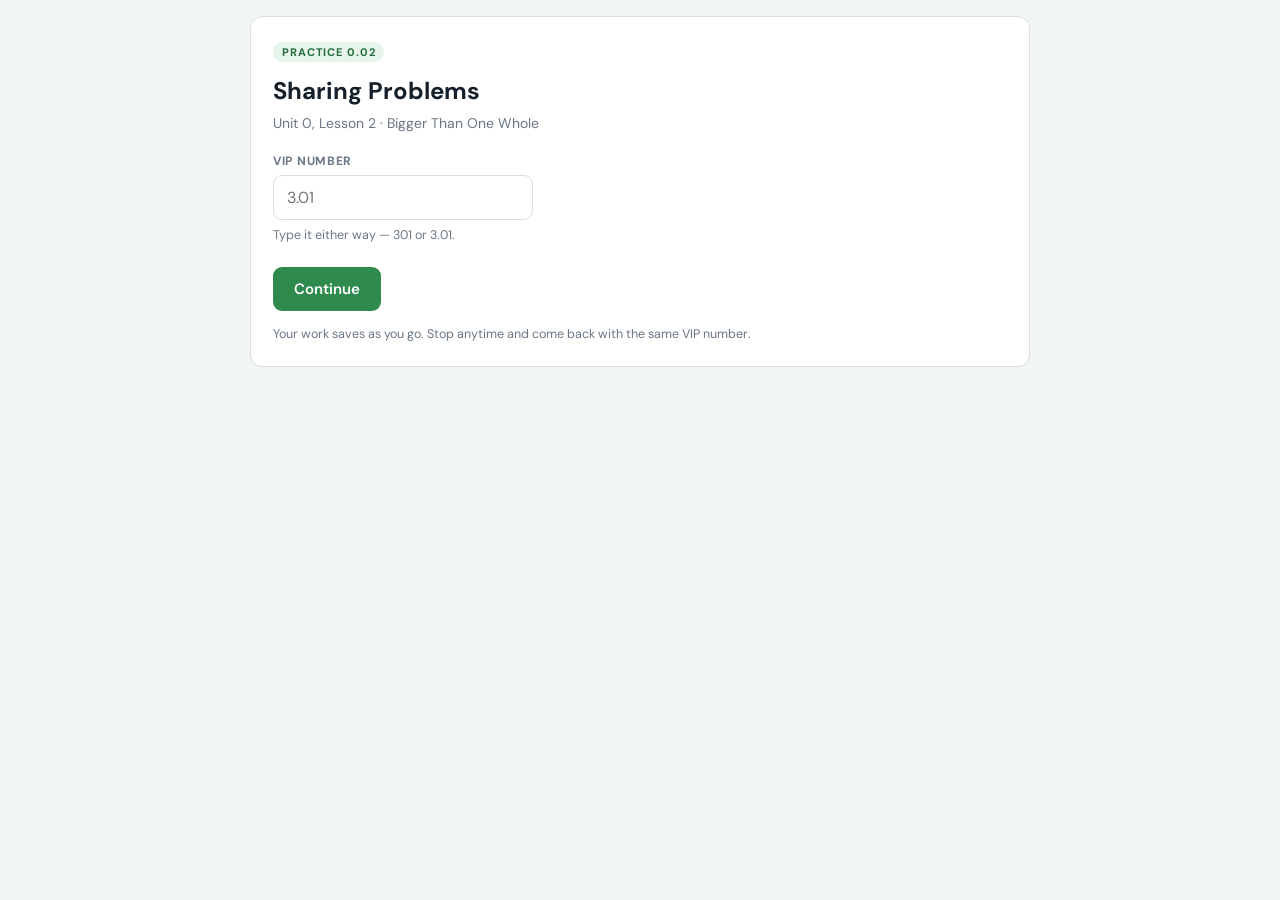
<file: 0-02.html>
<!DOCTYPE html>
<html lang="en">
<head>
<meta charset="UTF-8">
<meta name="viewport" content="width=device-width, initial-scale=1">
<title>Practice 0.02 — Sharing Problems</title>
<link rel="stylesheet" href="tokens.css">
<style>
  @import url('https://fonts.googleapis.com/css2?family=DM+Sans:wght@400;500;600;700&display=swap');
  /* Colours and the reset come from tokens.css, linked above. */
  body{font-family:'DM Sans',system-ui,sans-serif;background:var(--wash);color:var(--ink);line-height:1.5;padding:16px}
  .shell{max-width:780px;margin:0 auto}
  .bar{background:var(--paper);border:1px solid var(--line);border-radius:12px;padding:12px 16px;margin-bottom:14px;display:flex;justify-content:space-between;align-items:center;gap:12px;flex-wrap:wrap}
  .who{font-size:13px;color:var(--muted)} .who b{color:var(--ink)}
  .code{font-size:11px;font-weight:700;letter-spacing:.08em;text-transform:uppercase;color:var(--green-deep);background:var(--green-soft);padding:3px 9px;border-radius:20px}
  .track{height:6px;background:var(--line);border-radius:6px;overflow:hidden;margin-top:10px;width:100%}
  .track > div{height:100%;background:var(--green);width:0;transition:width .3s}
  .card{background:var(--paper);border:1px solid var(--line);border-radius:12px;padding:22px;margin-bottom:14px}
  h1{font-size:24px;font-weight:700;margin-bottom:4px}
  h2{font-size:19px;font-weight:700;margin-bottom:10px}
  .sub{color:var(--muted);font-size:14px;margin-bottom:18px}
  .teach{background:var(--gold-soft);border-left:4px solid var(--gold);padding:12px 14px;border-radius:0 8px 8px 0;font-size:14px;margin-bottom:18px;white-space:pre-line}
  .extbanner{background:var(--violet-soft);border-left:4px solid var(--violet);padding:12px 14px;border-radius:0 8px 8px 0;font-size:14px;margin-bottom:18px}
  .q{border-top:1px solid var(--line);padding-top:16px;margin-top:16px}
  .q:first-of-type{border-top:0;padding-top:0;margin-top:0}
  .qnum{font-size:11px;font-weight:700;color:var(--muted);letter-spacing:.06em;margin-bottom:5px}
  .prompt{font-size:16px;margin-bottom:12px;white-space:pre-line}
  .choices{display:flex;flex-direction:column;gap:8px}
  .choice{border:1.5px solid var(--line);border-radius:9px;padding:11px 14px;cursor:pointer;font-size:15px;background:var(--paper);text-align:left;transition:.12s;font-family:inherit}
  .choice:hover{border-color:var(--green)}
  .choice.sel{border-color:var(--green);background:var(--green-soft);font-weight:600}
  input[type=text]{width:100%;max-width:260px;padding:11px 13px;border:1.5px solid var(--line);border-radius:9px;font-size:16px;font-family:inherit}
  input[type=text]:focus,textarea:focus{outline:none;border-color:var(--green)}
  textarea{width:100%;min-height:90px;padding:11px 13px;border:1.5px solid var(--line);border-radius:9px;font-size:15px;font-family:inherit;resize:vertical}
  .hint{font-size:12.5px;color:var(--muted);margin-top:6px}
  .keypad{display:flex;gap:6px;margin-top:8px;flex-wrap:wrap}
  .key{font-family:inherit;font-size:17px;font-weight:600;line-height:1;background:var(--green-soft);
       border:1.5px solid #bcdcc7;color:var(--green-deep);border-radius:8px;padding:7px 14px;cursor:pointer}
  .key:hover{background:#d5ecdd;border-color:var(--green)}
  .key:active{transform:translateY(1px)}
  .keylab{font-size:11.5px;color:var(--muted);align-self:center;margin-right:2px}
  .row{display:flex;gap:10px;align-items:center;flex-wrap:wrap;margin-top:22px}
  button{font-family:inherit;font-size:15px;font-weight:600;border-radius:9px;padding:11px 20px;border:1.5px solid transparent;cursor:pointer;transition:.12s}
  .primary{background:var(--green);color:#fff} .primary:hover{background:var(--green-deep)}
  .primary:disabled{background:#a9c9b5;cursor:not-allowed}
  .ghost{background:var(--paper);border-color:var(--line);color:var(--ink)} .ghost:hover{border-color:var(--muted)}
  .spacer{flex:1}
  .savenote{font-size:12.5px;color:var(--green);font-weight:600}
  .slidelist{display:flex;flex-direction:column;gap:8px;margin:16px 0}
  .chip{display:flex;align-items:center;gap:12px;border:1.5px solid var(--line);border-radius:9px;padding:11px 14px;cursor:pointer;background:var(--paper)}
  .chip:hover{border-color:var(--muted)}
  .chip .mark{font-size:18px;width:24px;text-align:center;flex-shrink:0}
  .chip .lbl{flex:1;font-size:14.5px} .chip .cnt{font-size:12px;color:var(--muted)}
  .chip.ok{background:var(--green-soft);border-color:#b7ddc4} .chip.ok .mark{color:var(--green)}
  .chip.bad{background:var(--red-soft);border-color:#f2c3c0} .chip.bad .mark{color:var(--red)}
  .chip.wait{background:var(--gold-soft);border-color:#ecd79a}
  .chip.ext{background:var(--violet-soft);border-color:#cfc2f0} .chip.ext .mark{color:var(--violet)}
  .score{font-size:44px;font-weight:700;line-height:1}
  .scorelab{font-size:13px;color:var(--muted);text-transform:uppercase;letter-spacing:.06em}
  .field{margin-bottom:16px}
  .field label{display:block;font-size:12px;font-weight:700;text-transform:uppercase;letter-spacing:.06em;color:var(--muted);margin-bottom:5px}
  .err{color:var(--red);font-size:13px;font-weight:600;margin-top:8px}
  .linkish{background:none;border:0;padding:0;color:var(--blue);font-family:inherit;font-size:14px;font-weight:600;text-decoration:underline;cursor:pointer}
  .fracprev{margin-top:7px;font-size:17px;color:var(--green-deep);min-height:1.2em}
  .fracprev .lab{font-size:11.5px;color:var(--muted);text-transform:uppercase;letter-spacing:.06em;margin-right:7px}
  .answers{margin:-4px 0 2px 0;display:flex;flex-direction:column;gap:2px}
  .arow{display:flex;align-items:baseline;gap:8px;font-size:13.5px;padding:2px 14px 2px 40px}
  .arow .aq{color:var(--muted);font-weight:700;font-size:11px;letter-spacing:.05em;flex-shrink:0;min-width:26px}
  .arow .atext{flex:1;word-break:break-word}
  .arow .afix{color:var(--green-deep);font-weight:600;flex-shrink:0}
  .arow .ablank{color:var(--muted);font-style:italic}
  .arow .anote{color:var(--muted)}
  /* Review rows jump to the question. Done-screen rows don't — nothing to go back to. */
  #slideList .arow{cursor:pointer;border-radius:7px;border:1px solid transparent;transition:.12s}
  #slideList .arow:hover{background:var(--wash);border-color:var(--line)}
  #slideList .arow:hover .atext{text-decoration:underline}
  .answers.flat .arow{padding-left:14px}
  .donehead{font-size:13px;font-weight:700;text-transform:uppercase;letter-spacing:.06em;color:var(--muted);margin:18px 0 6px}
  .bigcheck{font-size:56px;text-align:center;margin-bottom:8px}
  .center{text-align:center}
  .hide{display:none}
  code.work{font-family:ui-monospace,Menlo,Consolas,monospace;background:#f4f6f8;padding:2px 5px;border-radius:4px;font-size:14px}
</style>
</head>
<body>
<div class="shell">

  <div id="startScreen" class="card">
    <span class="code" id="startCode"></span>
    <h1 style="margin-top:10px" id="startTitle"></h1>
    <p class="sub" id="startSub"></p>
    <div class="field" id="vipField">
      <label for="vipIn">VIP number</label>
      <input type="text" id="vipIn" inputmode="numeric" maxlength="4" placeholder="3.01" autocomplete="off">
      <div class="hint">Type it either way — 301 or 3.01.</div>
    </div>
    <div id="confirmBox" class="teach hide"></div>
    <div id="resumeNote" class="teach hide"></div>
    <div id="startErr" class="err hide"></div>
    <div class="row">
      <button class="primary" id="lookupBtn">Continue</button>
      <button class="primary hide" id="startBtn">That's me — start</button>
      <button class="linkish hide" id="retryBtn">Not me, try again</button>
    </div>
    <p class="hint" style="margin-top:14px">Your work saves as you go. Stop anytime and come back with the same VIP number.</p>
  </div>

  <div id="practiceScreen" class="hide">
    <div class="bar">
      <div class="who"><b id="barWho"></b> · VIP <span id="barVip"></span></div>
      <span class="code" id="barCode"></span>
      <div class="track"><div id="progressFill"></div></div>
    </div>
    <div class="card" id="slideCard"></div>
    <div class="row" style="margin-top:0">
      <button class="ghost" id="backBtn">← Back</button>
      <button class="primary" id="nextBtn">Next →</button>
      <button class="ghost" id="checkBtn">Check my work</button>
      <div class="spacer"></div>
      <span class="savenote" id="saveNote"></span>
      <button class="ghost" id="exitBtn">Save &amp; exit</button>
    </div>
  </div>

  <div id="reviewScreen" class="hide">
    <div class="card">
      <h2>How did you do?</h2>
      <p class="sub">Tap any slide — or any single answer — to go back and fix it. Nothing is turned in until you press the button at the bottom.</p>
      <div style="display:flex;align-items:baseline;gap:10px;margin-bottom:6px">
        <span class="score" id="scoreNum"></span><span class="scorelab">correct</span>
      </div>
      <div class="slidelist" id="slideList"></div>
      <div class="teach" id="reviewNote"></div>
      <div class="row">
        <button class="ghost" id="reviewBackBtn">← Back to my work</button>
        <div class="spacer"></div>
        <button class="primary" id="submitBtn">Turn in</button>
      </div>
      <div id="submitErr" class="err hide"></div>
    </div>
  </div>

  <div id="doneScreen" class="hide">
    <div class="card center">
      <div class="bigcheck">✅</div>
      <h2>Turned in!</h2>
      <p class="sub" id="doneSub"></p>
      <div class="teach" style="text-align:left" id="doneDetail"></div>
      <div id="doneAnswers" style="text-align:left"></div>
    </div>
  </div>

</div>

<script src="roster.js"></script>
<script>
/* ==========================================================================
   EDIT ONLY THIS BLOCK TO MAKE A NEW PRACTICE SET.
   Add  extension: true  to a slide and it becomes a bonus slide:
   it still gets graded, but it does NOT count against the student's score.
   ========================================================================== */

const SUBMIT_URL = "https://script.google.com/macros/s/AKfycbzJxzE8FRVF7gA6vPOzcuPAqBF7y_oeBMVpifKrhJ--yGqUfGN-WADMdbX23rCjoY0P/exec"; // ← paste your Apps Script /exec URL here

// Symbol buttons shown under every typed-answer box (they aren't on a keyboard).
// Override per question with  keys:["÷","½"]  or switch them off with  keys:[]
const DEFAULT_KEYS = ["÷"];

const LESSON = {
  code: "0.02",
  title: "Sharing Problems",
  subtitle: "Unit 0, Lesson 2 \u00b7 Bigger Than One Whole",

  slides: [
    { title: "Warm-up: yesterday's big idea",
      teach: "Every fraction is a division problem. Every division problem is a fraction.",
      questions: [
        { type:"text", prompt:"Write 4 \u00f7 9 as a fraction.", accept:["4/9"], hint:"Type it like 4/9" },
        { type:"text", prompt:"Write 5/6 as a division problem.", accept:["5\u00f76","5/6","5 \u00f7 6"] },
        { type:"mc", prompt:"Which one means the same thing as 3/8?", choices:["8 \u00f7 3","3 \u00f7 8","3 \u00d7 8","8 \u2212 3"], answer:1 }
      ]},

    { title: "Sharing, the normal way",
      questions: [
        { type:"text", prompt:"5 friends share 3 pizzas equally. How much does each friend get? Write it as a fraction.", accept:["3/5"] },
        { type:"text", prompt:"8 students share 5 chocolate bars equally. Write each share as a fraction.", accept:["5/8"] },
        { type:"text", prompt:"4 people share 1 cake equally. Write each share as a fraction.", accept:["1/4"] }
      ]},

    { title: "More sharers than things",
      teach: "When there are more people than items, everybody gets LESS than one whole.",
      questions: [
        { type:"mc", prompt:"7 friends share 2 melons. Is each share more or less than one whole melon?", choices:["More than one","Less than one","Exactly one"], answer:1 },
        { type:"text", prompt:"10 students share 3 liters of juice. Write each share as a fraction.", accept:["3/10"] },
        { type:"mc", prompt:"When is the answer LESS than one whole?", choices:["When the top number is smaller than the bottom","When the top number is bigger than the bottom","Always","Never"], answer:0 }
      ]},

    { title: "More things than sharers",
      teach: "Flip it around and everybody gets MORE than one whole. The math does not change \u2014 it is still division.",
      questions: [
        { type:"text", prompt:"2 friends share 7 empanadas equally. Write each share as ONE fraction.", accept:["7/2"], hint:"Keep it as one fraction, like 7/2. Not 3 1/2 — not yet." },
        { type:"text", prompt:"3 friends share 8 arepas equally. Write each share as ONE fraction.", accept:["8/3"], hint:"Keep it as one fraction, like 7/2. Not 3 1/2 — not yet." },
        { type:"mc", prompt:"Is 8/3 more or less than one whole?", choices:["More than one","Less than one","Exactly one"], answer:0 }
      ]},

    { title: "Spot it instantly",
      teach: "Top smaller than bottom \u2192 less than 1.\nTop bigger than bottom \u2192 more than 1.\nTop equals bottom \u2192 exactly 1.",
      questions: [
        { type:"mc", prompt:"9/4 is...", choices:["More than 1","Less than 1","Exactly 1"], answer:0 },
        { type:"mc", prompt:"4/9 is...", choices:["More than 1","Less than 1","Exactly 1"], answer:1 },
        { type:"mc", prompt:"6/6 is...", choices:["More than 1","Less than 1","Exactly 1"], answer:2 },
        { type:"mc", prompt:"11/12 is...", choices:["More than 1","Less than 1","Exactly 1"], answer:1 }
      ]},

    { title: "Order matters",
      teach: "The thing being SHARED goes on top. The SHARERS go on the bottom. Read the sentence twice.",
      questions: [
        { type:"mc", prompt:"\"3 friends share 7 apples.\" Which division problem is correct?", choices:["3 \u00f7 7","7 \u00f7 3","7 \u00d7 3","3 \u2212 7"], answer:1 },
        { type:"text", prompt:"9 friends share 4 pies equally. Write each share as a fraction.", accept:["4/9"] },
        { type:"mc", prompt:"5 people share 2 cakes. Which fraction is each person's share?", choices:["5/2","2/5","10","7"], answer:1 }
      ]},

    { title: "Catch the mistake",
      questions: [
        { type:"mc", prompt:"Juan says 3 friends sharing 10 empanadas each get 3/10. What went wrong?", choices:["Nothing, he is right","He flipped it \u2014 it should be 10/3","He should have multiplied","He should have added"], answer:1 },
        { type:"mc", prompt:"Miri says 7/7 is less than one whole. Is she right?", choices:["Yes, all fractions are less than one","No \u2014 7 \u00f7 7 = 1, so it is exactly one","No \u2014 it equals 7","Yes, it equals 1/7"], answer:1 },
        { type:"mc", prompt:"Felipe says every fraction is smaller than 1. Is he right?", choices:["Yes, always","No \u2014 if the top is bigger than the bottom, it is more than 1","Yes, unless it is a decimal","No \u2014 fractions are always bigger than 1"], answer:1 }
      ]},

    { title: "Explain it",
      questions: [
        { type:"written", prompt:"Write your own sharing story that gives the answer 9/4. Who is sharing? How many people? How many things? Then say whether each person gets more or less than one whole.",
          hint:"Your teacher reads this one. At least three sentences." }
      ]},

    { title: "Word problems",
      extension: true,
      questions: [
        { type:"text", prompt:"A rope 5 meters long is cut into 3 equal pieces. How long is each piece? Write it as ONE fraction of a meter.", accept:["5/3"], hint:"Keep it as one fraction, like 7/2. Not 3 1/2 — not yet." },
        { type:"text", prompt:"12 cookies are shared equally among 5 kids. Write each share as ONE fraction.", accept:["12/5"], hint:"Keep it as one fraction, like 7/2. Not 3 1/2 — not yet." },
        { type:"mc", prompt:"6 friends share 6 empanadas equally. How much does each friend get?", choices:["Less than one","Exactly one whole","More than one","It cannot be shared"], answer:1 }
      ]},

    { title: "Mixed practice",
      extension: true,
      questions: [
        { type:"text", prompt:"Write 11 \u00f7 4 as ONE fraction.", accept:["11/4"], hint:"Keep it as one fraction, like 7/2. Not 3 1/2 — not yet." },
        { type:"text", prompt:"4 friends share 11 empanadas equally. Write each share as ONE fraction.", accept:["11/4"], hint:"Look at the question above this one. Keep it as one fraction, like 7/2. Not 3 1/2 — not yet." },
        { type:"mc", prompt:"Which is bigger: 7/8 or 8/7?", choices:["7/8","8/7","They are equal"], answer:1, hint:"One of them is more than a whole. One is not." },
        { type:"text", prompt:"6 friends share 18 cookies equally. How many cookies does each friend get? (Whole number.)", accept:["3"] }
      ]},

    { title: "Challenge Zone",
      extension: true,
      questions: [
        { type:"text", prompt:"3 classes share 7 boxes of supplies equally. Write each class's share as ONE fraction.", accept:["7/3"], hint:"Keep it as one fraction, like 7/2. Not 3 1/2 — not yet." },
        { type:"mc", prompt:"Which of these is the LARGEST?", choices:["5/4","4/5","1","3/4"], answer:0 },
        { type:"text", prompt:"Preview of tomorrow: in 7/2, how many WHOLE ones are there? (Just the whole number.)", accept:["3"], hint:"How many times does 2 fit completely inside 7?" }
      ]}
  ]
};

/* ==========================================================================
   ENGINE — nothing below here needs editing.
   ========================================================================== */
const el = id => document.getElementById(id);
/* Identity comes from roster.js — initials only, never a name. */
const S = { vip:null, vipDisplay:"", section:"", teacher:"", teacherName:"", initials:"",
            idx:0, returnTo:0, answers:{}, submitted:false, attempt:0 };

/* greentime:301:0.01 — vip is the integer, setId is the lesson code. */
const keyFor = vip => `greentime:${vip}:${LESSON.code}`;

function save(){
  try{
    localStorage.setItem(keyFor(S.vip), JSON.stringify({
      vip:S.vip, vipDisplay:S.vipDisplay, section:S.section, teacher:S.teacher,
      idx:S.idx, answers:S.answers,
      submitted:S.submitted, attempt:S.attempt, saved:new Date().toISOString()
    }));
    flashSaved();
  }catch(e){}
}
function load(vip){
  try{ const raw = localStorage.getItem(keyFor(vip)); return raw ? JSON.parse(raw) : null; }catch(e){ return null; }
}
let flashTimer;
function flashSaved(){
  const n = el('saveNote'); if(!n) return;
  n.textContent = "Saved ✓"; clearTimeout(flashTimer);
  flashTimer = setTimeout(()=>{ n.textContent=""; }, 1600);
}

/* ---- stacked fractions, display only ----------------------------------
   Storage, submission and answer-checking never see this. The student
   types 2/5, we save and send "2/5"; this only changes how it looks.
   Anything that isn't a plain fraction (0.625, 40, a written paragraph)
   comes back escaped and unchanged. */
const FRAC_ONLY  = /^(-?\d+)\/(\d+)$/;        //  2/5   -2/9
const FRAC_MIXED = /^(-?\d+)\s+(\d+)\/(\d+)$/; //  1 3/5

function looksLikeFraction(text){
  const s = String(text ?? "").trim();
  return FRAC_ONLY.test(s) || FRAC_MIXED.test(s);
}

function renderFraction(text){
  const raw = String(text ?? "");
  const s = raw.trim();
  let whole = "", num = "", den = "", m;
  if((m = s.match(FRAC_MIXED))){ whole = m[1]; num = m[2]; den = m[3]; }
  else if((m = s.match(FRAC_ONLY))){ num = m[1]; den = m[2]; }
  else return escapeHtml(raw);
  /* escape before building: this lands in innerHTML and a kid will try it */
  const stack = `<span class="fr"><span class="nu">${escapeHtml(num)}</span>` +
                `<span class="de">${escapeHtml(den)}</span></span>`;
  return whole
    ? `<span class="fr-wrap">${escapeHtml(whole)}${stack}</span>`
    : stack;
}

function normalize(s){
  return String(s).toLowerCase().trim()
    .replace(/,/g,"").replace(/\s+/g,"")
    .replace(/÷/g,"/").replace(/dividedby/g,"/")
    .replace(/remainder/g,"r");
}
function isCorrect(q,val){
  if(q.type === "written") return null;
  if(val === undefined || val === "" || val === null) return false;
  if(q.type === "mc") return Number(val) === q.answer;
  return q.accept.some(a => normalize(a) === normalize(val));
}
const qid = (si,qi) => `s${si}q${qi}`;

function slideStatus(si){
  const sl = LESSON.slides[si];
  let graded=0, right=0, blank=0;
  sl.questions.forEach((q,qi)=>{
    const v = S.answers[qid(si,qi)];
    if(q.type === "written"){ if(!v || !String(v).trim()) blank++; return; }
    graded++;
    if(v === undefined || v === "") blank++;
    else if(isCorrect(q,v)) right++;
  });
  return {graded,right,blank,ext:!!sl.extension};
}
function totals(){
  let g=0,r=0,eg=0,er=0;
  LESSON.slides.forEach((sl,si)=>{
    const st = slideStatus(si);
    if(sl.extension){ eg+=st.graded; er+=st.right; }
    else { g+=st.graded; r+=st.right; }
  });
  return {graded:g,right:r,extGraded:eg,extRight:er};
}

function show(which){
  ['startScreen','practiceScreen','reviewScreen','doneScreen']
    .forEach(id => el(id).classList.toggle('hide', id !== which));
  window.scrollTo(0,0);
}

el('startCode').textContent = "Practice " + LESSON.code;
el('startTitle').textContent = LESSON.title;
el('startSub').textContent = LESSON.subtitle;

/* Whoever we just looked up and are waiting on the student to confirm. */
let pending = null;

/* Allow digits and one dot while typing: "301" and "3.01" both work. */
el('vipIn').addEventListener('input', e=>{
  e.target.value = e.target.value.replace(/[^0-9.]/g,'').slice(0,4);
  el('startErr').classList.add('hide');
});
el('vipIn').addEventListener('keydown', e=>{
  if(e.key === 'Enter' && !el('lookupBtn').classList.contains('hide')) el('lookupBtn').click();
});

function askAgain(){
  pending = null;
  el('confirmBox').classList.add('hide');
  el('resumeNote').classList.add('hide');
  el('startBtn').classList.add('hide');
  el('retryBtn').classList.add('hide');
  el('lookupBtn').classList.remove('hide');
  el('vipField').classList.remove('hide');
  el('vipIn').readOnly = false;
  el('vipIn').value = "";
  el('vipIn').focus();
}

el('lookupBtn').onclick = ()=>{
  const err = el('startErr');
  const r = lookupVip(el('vipIn').value);
  if(!r){
    err.textContent = "That VIP number isn't on my list. Check your card or ask your teacher.";
    err.classList.remove('hide');
    return;
  }
  err.classList.add('hide');
  pending = r;

  el('confirmBox').innerHTML =
    `<b>${escapeHtml(r.display)} — ${escapeHtml(r.initials)}</b>, section ${escapeHtml(r.section)}.<br>Is that you?`;
  el('confirmBox').classList.remove('hide');

  const prev = load(r.vip), note = el('resumeNote');
  if(prev && !prev.submitted){
    note.textContent = `Picking up where you stopped — slide ${prev.idx+1}.`;
    note.classList.remove('hide');
  } else if(prev && prev.submitted){
    note.textContent = `You already turned in Practice ${LESSON.code}. You can keep working — turning it in again sends your teacher an updated copy.`;
    note.classList.remove('hide');
  } else {
    note.classList.add('hide');
  }

  el('vipIn').readOnly = true;
  el('lookupBtn').classList.add('hide');
  el('startBtn').classList.remove('hide');
  el('retryBtn').classList.remove('hide');
};

el('retryBtn').onclick = askAgain;

el('startBtn').onclick = ()=>{
  if(!pending) return;
  const prev = load(pending.vip);
  if(prev){ S.idx = prev.idx; S.answers = prev.answers || {}; }
  S.vip = pending.vip; S.vipDisplay = pending.display;
  S.section = pending.section; S.teacher = pending.teacher;
  S.teacherName = pending.teacherName;
  S.initials = pending.initials;
  /* Keep the turned-in flag and the attempt count. Reopening a finished
     practice must not quietly pretend it was never handed in. */
  S.submitted = prev ? !!prev.submitted : false;
  S.attempt = (prev && prev.attempt) || 0;
  el('barWho').textContent = S.initials;
  el('barVip').textContent = S.vipDisplay;
  el('barCode').textContent = "Practice "+LESSON.code;
  el('submitBtn').textContent = "Turn in to " + S.teacherName;
  show('practiceScreen'); renderSlide();
};

/* Live fraction preview under a typed answer — the moment they type the
   slash they see it stacked. Nothing here touches the stored value. */
function updatePreview(inp){
  const box = el('slideCard').querySelector(`.fracprev[data-prev="${inp.dataset.q}"]`);
  if(!box) return;
  if(looksLikeFraction(inp.value)){
    box.innerHTML = `<span class="lab">That's</span>` + renderFraction(inp.value);
    box.classList.remove('hide');
  } else {
    box.innerHTML = "";
    box.classList.add('hide');
  }
}

function renderSlide(){
  const si=S.idx, sl=LESSON.slides[si];
  el('progressFill').style.width = (si/LESSON.slides.length*100)+"%";
  const required = LESSON.slides.filter(s=>!s.extension).length;

  let html = `<div class="sub" style="margin-bottom:6px">Slide ${si+1} of ${LESSON.slides.length}</div>`;
  html += `<h2>${escapeHtml(sl.title)}</h2>`;
  const firstExt = LESSON.slides.findIndex(s => s.extension);
  if(sl.extension){
    html += si === firstExt
      ? `<div class="extbanner">🌟 <b>Bonus round.</b> You've finished all ${required} required slides — nice. Nothing from here counts against your score, so swing away.</div>`
      : `<div class="extbanner">🌟 <b>Still bonus.</b> Doesn't count against your score.</div>`;
  }
  if(sl.teach) html += `<div class="teach">${escapeHtml(sl.teach)}</div>`;

  sl.questions.forEach((q,qi)=>{
    const id=qid(si,qi), val=S.answers[id];
    html += `<div class="q" data-qi="${qi}"><div class="qnum">QUESTION ${qi+1}</div><div class="prompt">${escapeHtml(q.prompt)}</div>`;
    if(q.type==="mc"){
      html += `<div class="choices">`;
      q.choices.forEach((c,ci)=>{
        html += `<button class="choice ${String(val)===String(ci)?'sel':''}" data-q="${id}" data-c="${ci}">${escapeHtml(c)}</button>`;
      });
      html += `</div>`;
    } else if(q.type==="written"){
      html += `<textarea data-q="${id}" placeholder="Write your answer here...">${escapeHtml(val||"")}</textarea>`;
    } else {
      html += `<input type="text" data-q="${id}" value="${escapeHtml(val||"")}" placeholder="Your answer" autocomplete="off">`;
      const keys = q.keys === undefined ? DEFAULT_KEYS : q.keys;
      if(keys && keys.length){
        html += `<div class="keypad"><span class="keylab">Tap to insert:</span>`;
        keys.forEach(k => { html += `<button class="key" data-ins="${escapeHtml(k)}" data-target="${id}">${escapeHtml(k)}</button>`; });
        html += `</div>`;
      }
      html += `<div class="fracprev hide" data-prev="${id}"></div>`;
    }
    if(q.hint) html += `<div class="hint">💡 ${escapeHtml(q.hint)}</div>`;
    html += `</div>`;
  });
  el('slideCard').innerHTML = html;

  el('slideCard').querySelectorAll('.choice').forEach(b=>{
    b.onclick=()=>{
      S.answers[b.dataset.q]=Number(b.dataset.c);
      b.parentElement.querySelectorAll('.choice').forEach(x=>x.classList.remove('sel'));
      b.classList.add('sel'); save();
    };
  });
  el('slideCard').querySelectorAll('input[type=text], textarea').forEach(inp=>{
    inp.oninput=()=>{ S.answers[inp.dataset.q]=inp.value; updatePreview(inp); };
    inp.onblur=()=>save();
    updatePreview(inp);   // show it straight away when resuming
  });
  el('slideCard').querySelectorAll('.key').forEach(k=>{
    k.onclick=()=>{
      const inp = el('slideCard').querySelector(`input[data-q="${k.dataset.target}"]`);
      if(!inp) return;
      const a = inp.selectionStart ?? inp.value.length;
      const b = inp.selectionEnd   ?? inp.value.length;
      inp.value = inp.value.slice(0,a) + k.dataset.ins + inp.value.slice(b);
      const pos = a + k.dataset.ins.length;
      inp.focus(); inp.setSelectionRange(pos,pos);
      S.answers[inp.dataset.q] = inp.value; updatePreview(inp); save();
    };
  });

  el('backBtn').style.visibility = si===0 ? 'hidden':'visible';
  el('nextBtn').textContent = si===LESSON.slides.length-1 ? "Check my work →" : "Next →";
}

/* Going to the review screen from anywhere. Remembers the slide they were
   on so "Back to my work" puts them back, and saves first — same as Next.
   This only looks; nothing is turned in until the button on the review screen. */
function openReview(){
  S.returnTo = S.idx;
  save();
  renderReview();
}

el('backBtn').onclick=()=>{ if(S.idx>0){ S.idx--; save(); renderSlide(); } };
el('nextBtn').onclick=()=>{
  save();
  if(S.idx < LESSON.slides.length-1){ S.idx++; renderSlide(); } else openReview();
};
el('checkBtn').onclick = openReview;

/* Jump straight to one question and put the cursor in it. */
function goToQuestion(si, qi){
  S.idx = Number(si);
  show('practiceScreen');
  renderSlide();
  const q = el('slideCard').querySelector(`.q[data-qi="${qi}"]`);
  if(!q) return;
  q.scrollIntoView({behavior:'smooth', block:'center'});
  const field = q.querySelector('input[type=text], textarea');
  if(field) field.focus({preventScroll:true});
}
el('exitBtn').onclick=()=>{
  save();
  alert(`Saved, ${S.initials}. Come back on this same computer and type VIP ${S.vipDisplay} to pick up where you left off.`);
};

const arow = (label, mark, body, attrs="") =>
  `<div class="arow"${attrs}><span class="aq">${label}</span>` +
  `<span class="amark">${mark}</span><span class="atext">${body}</span></div>`;

/* What the student sees BEFORE turning in: which ones are wrong, and what
   they themselves put. Deliberately no correct answers here — this screen
   sits in front of the submit button, and the point is to make them think,
   not to let them copy their way to 100%. */
function answerRows(si, sl){
  let out = "";
  sl.questions.forEach((q,qi)=>{
    const v = S.answers[qid(si,qi)];
    const blank = (v === undefined || v === "" || v === null);
    let mark, body;
    if(q.type === "written"){
      mark = "✎";
      body = blank ? `<span class="ablank">not answered</span>`
                   : `<span class="anote">your teacher will read this</span>`;
    } else if(blank){
      mark = "•"; body = `<span class="ablank">not answered</span>`;
    } else if(q.type === "mc"){
      mark = isCorrect(q, v) ? "✓" : "✗";
      body = renderFraction(q.choices[Number(v)]);
    } else {
      mark = isCorrect(q, v) ? "✓" : "✗";
      body = renderFraction(v);
    }
    out += arow(`Q${qi+1}`, mark, body, ` data-go-s="${si}" data-go-q="${qi}"`);
  });
  return `<div class="answers">${out}</div>`;
}

/* What the student sees AFTER turning in, when it is too late to edit:
   the answer to everything they missed. Nothing to game at this point. */
function doneAnswerList(){
  let out = "", missed = 0;
  LESSON.slides.forEach((sl,si)=>{
    sl.questions.forEach((q,qi)=>{
      const v = S.answers[qid(si,qi)];
      const blank = (v === undefined || v === "" || v === null);
      const label = `${si+1}.${qi+1}`;
      if(q.type === "written"){
        out += arow(label, "✎", `<span class="anote">your teacher will read this</span>`);
        return;
      }
      if(!blank && isCorrect(q, v)) return;          // got it — nothing to say
      missed++;
      const correct = q.type === "mc"
        ? q.choices[q.answer]
        : (q.accept && q.accept.length ? q.accept[0] : "");
      const mine = blank
        ? `<span class="ablank">left blank</span>`
        : (q.type === "mc" ? renderFraction(q.choices[Number(v)]) : renderFraction(v));
      out += arow(label, "✗", `${mine} <span class="afix">→ ${renderFraction(correct)}</span>`);
    });
  });
  if(!out) return "";
  return `<div class="donehead">${missed ? "The ones to look at" : "For your teacher"}</div>` +
         `<div class="answers flat">${out}</div>`;
}

function renderReview(){
  show('reviewScreen');
  const t = totals();
  el('scoreNum').textContent = `${t.right}/${t.graded}`;

  let list="", anyBlank=false;
  LESSON.slides.forEach((sl,si)=>{
    const st=slideStatus(si);
    let cls,mark,note;
    if(sl.extension){
      cls="ext"; mark="🌟";
      note = st.blank>0 ? "bonus — optional" : `${st.right}/${st.graded} bonus correct`;
    } else if(st.blank>0){ cls="wait"; mark="•"; note="not finished"; anyBlank=true; }
    else if(st.graded===0){ cls="wait"; mark="✎"; note=`${S.teacherName} grades this`; }
    else if(st.right===st.graded){ cls="ok"; mark="✓"; note=`${st.right}/${st.graded} correct`; }
    else { cls="bad"; mark="✗"; note=`${st.right}/${st.graded} correct`; }
    list += `<div class="chip ${cls}" data-go="${si}"><span class="mark">${mark}</span>
      <span class="lbl"><b>Slide ${si+1}</b> — ${escapeHtml(sl.title)}</span>
      <span class="cnt">${escapeHtml(note)}</span></div>`;
    list += answerRows(si, sl);
  });
  el('slideList').innerHTML=list;
  el('slideList').querySelectorAll('.chip').forEach(c=>{
    c.onclick=()=>{ S.idx=Number(c.dataset.go); show('practiceScreen'); renderSlide(); };
  });
  el('slideList').querySelectorAll('.arow[data-go-s]').forEach(r=>{
    r.onclick=()=>goToQuestion(r.dataset.goS, r.dataset.goQ);
  });

  el('reviewNote').textContent = anyBlank
    ? "Some questions are still blank. Tap those slides and finish them before you turn in."
    : "Red slides mean something's off. Go fix them — you can change any answer before turning in.";
}
el('reviewBackBtn').onclick=()=>{ S.idx = S.returnTo; show('practiceScreen'); renderSlide(); };

el('submitBtn').onclick = async ()=>{
  const btn=el('submitBtn'); btn.disabled=true; btn.textContent="Sending...";
  const t=totals();
  const attemptNo = (S.attempt || 0) + 1;   // 1 the first time, 2 the second
  const payload={
    lesson:LESSON.code, lessonTitle:LESSON.title,
    vip:S.vip, vipDisplay:S.vipDisplay, section:S.section, teacher:S.teacher,
    score:t.right, outOf:t.graded, bonusScore:t.extRight, bonusOutOf:t.extGraded,
    submittedAt:new Date().toISOString(),
    attempt:attemptNo,
    answers: LESSON.slides.flatMap((sl,si)=> sl.questions.map((q,qi)=>({
      q:`${si+1}.${qi+1}`, bonus:!!sl.extension,
      response:S.answers[qid(si,qi)] ?? "",
      correct:isCorrect(q,S.answers[qid(si,qi)])
    })))
  };
  if(SUBMIT_URL){
    try{
      await fetch(SUBMIT_URL,{method:"POST",mode:"no-cors",
        headers:{"Content-Type":"text/plain;charset=utf-8"},body:JSON.stringify(payload)});
    }catch(e){}
  }
  /* Mark it turned in but KEEP the answers on this machine — if the send
     failed silently (no-cors hides that), the work is still recoverable. */
  S.attempt = attemptNo; S.submitted=true; save();
  el('doneSub').textContent=`Nice work, ${S.initials}.`;
  el('doneDetail').innerHTML =
    `<b>Practice ${LESSON.code} — ${escapeHtml(LESSON.title)}</b><br>
     VIP ${S.vipDisplay} · ${t.right} of ${t.graded} correct` +
     (t.extGraded ? ` · ${t.extRight}/${t.extGraded} bonus` : ``) +
    `<br>Turned in ${new Date().toLocaleString()}`;
  el('doneAnswers').innerHTML = doneAnswerList();
  show('doneScreen');
};

function escapeHtml(s){
  return String(s ?? "").replace(/[&<>"']/g,c=>({'&':'&amp;','<':'&lt;','>':'&gt;','"':'&quot;',"'":'&#39;'}[c]));
}
</script>
</body>
</html>
</file>
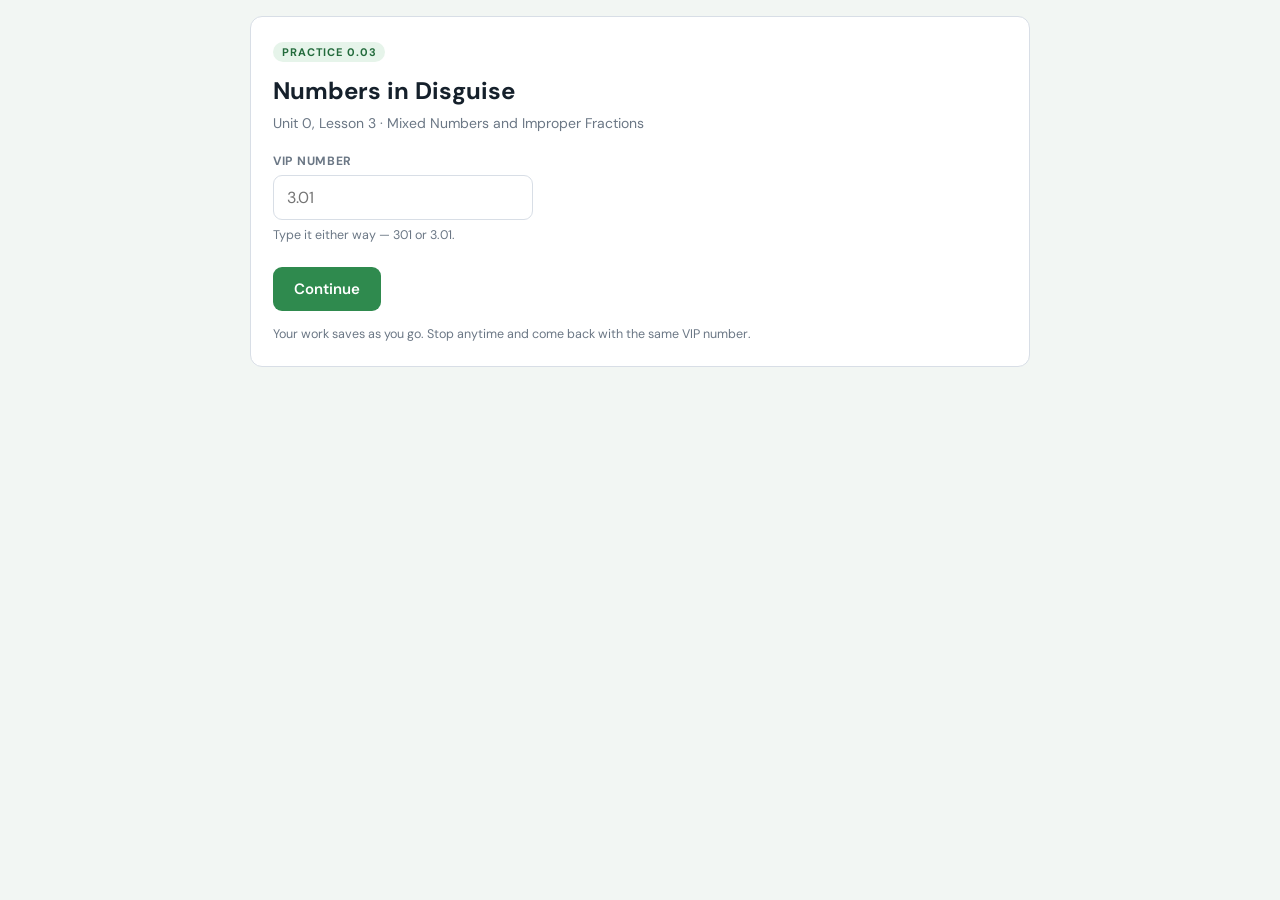
<file: 0-03.html>
<!DOCTYPE html>
<html lang="en">
<head>
<meta charset="UTF-8">
<meta name="viewport" content="width=device-width, initial-scale=1">
<title>Practice 0.03 — Numbers in Disguise</title>
<link rel="stylesheet" href="tokens.css">
<style>
  @import url('https://fonts.googleapis.com/css2?family=DM+Sans:wght@400;500;600;700&display=swap');
  /* Colours and the reset come from tokens.css, linked above. */
  body{font-family:'DM Sans',system-ui,sans-serif;background:var(--wash);color:var(--ink);line-height:1.5;padding:16px}
  .shell{max-width:780px;margin:0 auto}
  .bar{background:var(--paper);border:1px solid var(--line);border-radius:12px;padding:12px 16px;margin-bottom:14px;display:flex;justify-content:space-between;align-items:center;gap:12px;flex-wrap:wrap}
  .who{font-size:13px;color:var(--muted)} .who b{color:var(--ink)}
  .code{font-size:11px;font-weight:700;letter-spacing:.08em;text-transform:uppercase;color:var(--green-deep);background:var(--green-soft);padding:3px 9px;border-radius:20px}
  .track{height:6px;background:var(--line);border-radius:6px;overflow:hidden;margin-top:10px;width:100%}
  .track > div{height:100%;background:var(--green);width:0;transition:width .3s}
  .card{background:var(--paper);border:1px solid var(--line);border-radius:12px;padding:22px;margin-bottom:14px}
  h1{font-size:24px;font-weight:700;margin-bottom:4px}
  h2{font-size:19px;font-weight:700;margin-bottom:10px}
  .sub{color:var(--muted);font-size:14px;margin-bottom:18px}
  .teach{background:var(--gold-soft);border-left:4px solid var(--gold);padding:12px 14px;border-radius:0 8px 8px 0;font-size:14px;margin-bottom:18px;white-space:pre-line}
  .extbanner{background:var(--violet-soft);border-left:4px solid var(--violet);padding:12px 14px;border-radius:0 8px 8px 0;font-size:14px;margin-bottom:18px}
  .q{border-top:1px solid var(--line);padding-top:16px;margin-top:16px}
  .q:first-of-type{border-top:0;padding-top:0;margin-top:0}
  .qnum{font-size:11px;font-weight:700;color:var(--muted);letter-spacing:.06em;margin-bottom:5px}
  .prompt{font-size:16px;margin-bottom:12px;white-space:pre-line}
  .choices{display:flex;flex-direction:column;gap:8px}
  .choice{border:1.5px solid var(--line);border-radius:9px;padding:11px 14px;cursor:pointer;font-size:15px;background:var(--paper);text-align:left;transition:.12s;font-family:inherit}
  .choice:hover{border-color:var(--green)}
  .choice.sel{border-color:var(--green);background:var(--green-soft);font-weight:600}
  input[type=text]{width:100%;max-width:260px;padding:11px 13px;border:1.5px solid var(--line);border-radius:9px;font-size:16px;font-family:inherit}
  input[type=text]:focus,textarea:focus{outline:none;border-color:var(--green)}
  textarea{width:100%;min-height:90px;padding:11px 13px;border:1.5px solid var(--line);border-radius:9px;font-size:15px;font-family:inherit;resize:vertical}
  .hint{font-size:12.5px;color:var(--muted);margin-top:6px}
  .keypad{display:flex;gap:6px;margin-top:8px;flex-wrap:wrap}
  .key{font-family:inherit;font-size:17px;font-weight:600;line-height:1;background:var(--green-soft);
       border:1.5px solid #bcdcc7;color:var(--green-deep);border-radius:8px;padding:7px 14px;cursor:pointer}
  .key:hover{background:#d5ecdd;border-color:var(--green)}
  .key:active{transform:translateY(1px)}
  .keylab{font-size:11.5px;color:var(--muted);align-self:center;margin-right:2px}
  .row{display:flex;gap:10px;align-items:center;flex-wrap:wrap;margin-top:22px}
  button{font-family:inherit;font-size:15px;font-weight:600;border-radius:9px;padding:11px 20px;border:1.5px solid transparent;cursor:pointer;transition:.12s}
  .primary{background:var(--green);color:#fff} .primary:hover{background:var(--green-deep)}
  .primary:disabled{background:#a9c9b5;cursor:not-allowed}
  .ghost{background:var(--paper);border-color:var(--line);color:var(--ink)} .ghost:hover{border-color:var(--muted)}
  .spacer{flex:1}
  .savenote{font-size:12.5px;color:var(--green);font-weight:600}
  .slidelist{display:flex;flex-direction:column;gap:8px;margin:16px 0}
  .chip{display:flex;align-items:center;gap:12px;border:1.5px solid var(--line);border-radius:9px;padding:11px 14px;cursor:pointer;background:var(--paper)}
  .chip:hover{border-color:var(--muted)}
  .chip .mark{font-size:18px;width:24px;text-align:center;flex-shrink:0}
  .chip .lbl{flex:1;font-size:14.5px} .chip .cnt{font-size:12px;color:var(--muted)}
  .chip.ok{background:var(--green-soft);border-color:#b7ddc4} .chip.ok .mark{color:var(--green)}
  .chip.bad{background:var(--red-soft);border-color:#f2c3c0} .chip.bad .mark{color:var(--red)}
  .chip.wait{background:var(--gold-soft);border-color:#ecd79a}
  .chip.ext{background:var(--violet-soft);border-color:#cfc2f0} .chip.ext .mark{color:var(--violet)}
  .score{font-size:44px;font-weight:700;line-height:1}
  .scorelab{font-size:13px;color:var(--muted);text-transform:uppercase;letter-spacing:.06em}
  .field{margin-bottom:16px}
  .field label{display:block;font-size:12px;font-weight:700;text-transform:uppercase;letter-spacing:.06em;color:var(--muted);margin-bottom:5px}
  .err{color:var(--red);font-size:13px;font-weight:600;margin-top:8px}
  .linkish{background:none;border:0;padding:0;color:var(--blue);font-family:inherit;font-size:14px;font-weight:600;text-decoration:underline;cursor:pointer}
  .fracprev{margin-top:7px;font-size:17px;color:var(--green-deep);min-height:1.2em}
  .fracprev .lab{font-size:11.5px;color:var(--muted);text-transform:uppercase;letter-spacing:.06em;margin-right:7px}
  .answers{margin:-4px 0 2px 0;display:flex;flex-direction:column;gap:2px}
  .arow{display:flex;align-items:baseline;gap:8px;font-size:13.5px;padding:2px 14px 2px 40px}
  .arow .aq{color:var(--muted);font-weight:700;font-size:11px;letter-spacing:.05em;flex-shrink:0;min-width:26px}
  .arow .atext{flex:1;word-break:break-word}
  .arow .afix{color:var(--green-deep);font-weight:600;flex-shrink:0}
  .arow .ablank{color:var(--muted);font-style:italic}
  .arow .anote{color:var(--muted)}
  /* Review rows jump to the question. Done-screen rows don't — nothing to go back to. */
  #slideList .arow{cursor:pointer;border-radius:7px;border:1px solid transparent;transition:.12s}
  #slideList .arow:hover{background:var(--wash);border-color:var(--line)}
  #slideList .arow:hover .atext{text-decoration:underline}
  .answers.flat .arow{padding-left:14px}
  .donehead{font-size:13px;font-weight:700;text-transform:uppercase;letter-spacing:.06em;color:var(--muted);margin:18px 0 6px}
  .bigcheck{font-size:56px;text-align:center;margin-bottom:8px}
  .center{text-align:center}
  .hide{display:none}
  code.work{font-family:ui-monospace,Menlo,Consolas,monospace;background:#f4f6f8;padding:2px 5px;border-radius:4px;font-size:14px}
</style>
</head>
<body>
<div class="shell">

  <div id="startScreen" class="card">
    <span class="code" id="startCode"></span>
    <h1 style="margin-top:10px" id="startTitle"></h1>
    <p class="sub" id="startSub"></p>
    <div class="field" id="vipField">
      <label for="vipIn">VIP number</label>
      <input type="text" id="vipIn" inputmode="numeric" maxlength="4" placeholder="3.01" autocomplete="off">
      <div class="hint">Type it either way — 301 or 3.01.</div>
    </div>
    <div id="confirmBox" class="teach hide"></div>
    <div id="resumeNote" class="teach hide"></div>
    <div id="startErr" class="err hide"></div>
    <div class="row">
      <button class="primary" id="lookupBtn">Continue</button>
      <button class="primary hide" id="startBtn">That's me — start</button>
      <button class="linkish hide" id="retryBtn">Not me, try again</button>
    </div>
    <p class="hint" style="margin-top:14px">Your work saves as you go. Stop anytime and come back with the same VIP number.</p>
  </div>

  <div id="practiceScreen" class="hide">
    <div class="bar">
      <div class="who"><b id="barWho"></b> · VIP <span id="barVip"></span></div>
      <span class="code" id="barCode"></span>
      <div class="track"><div id="progressFill"></div></div>
    </div>
    <div class="card" id="slideCard"></div>
    <div class="row" style="margin-top:0">
      <button class="ghost" id="backBtn">← Back</button>
      <button class="primary" id="nextBtn">Next →</button>
      <button class="ghost" id="checkBtn">Check my work</button>
      <div class="spacer"></div>
      <span class="savenote" id="saveNote"></span>
      <button class="ghost" id="exitBtn">Save &amp; exit</button>
    </div>
  </div>

  <div id="reviewScreen" class="hide">
    <div class="card">
      <h2>How did you do?</h2>
      <p class="sub">Tap any slide — or any single answer — to go back and fix it. Nothing is turned in until you press the button at the bottom.</p>
      <div style="display:flex;align-items:baseline;gap:10px;margin-bottom:6px">
        <span class="score" id="scoreNum"></span><span class="scorelab">correct</span>
      </div>
      <div class="slidelist" id="slideList"></div>
      <div class="teach" id="reviewNote"></div>
      <div class="row">
        <button class="ghost" id="reviewBackBtn">← Back to my work</button>
        <div class="spacer"></div>
        <button class="primary" id="submitBtn">Turn in</button>
      </div>
      <div id="submitErr" class="err hide"></div>
    </div>
  </div>

  <div id="doneScreen" class="hide">
    <div class="card center">
      <div class="bigcheck">✅</div>
      <h2>Turned in!</h2>
      <p class="sub" id="doneSub"></p>
      <div class="teach" style="text-align:left" id="doneDetail"></div>
      <div id="doneAnswers" style="text-align:left"></div>
    </div>
  </div>

</div>

<script src="roster.js"></script>
<script>
/* ==========================================================================
   EDIT ONLY THIS BLOCK TO MAKE A NEW PRACTICE SET.
   Add  extension: true  to a slide and it becomes a bonus slide:
   it still gets graded, but it does NOT count against the student's score.
   ========================================================================== */

const SUBMIT_URL = "https://script.google.com/macros/s/AKfycbzJxzE8FRVF7gA6vPOzcuPAqBF7y_oeBMVpifKrhJ--yGqUfGN-WADMdbX23rCjoY0P/exec"; // ← paste your Apps Script /exec URL here

// Symbol buttons shown under every typed-answer box (they aren't on a keyboard).
// Override per question with  keys:["÷","½"]  or switch them off with  keys:[]
const DEFAULT_KEYS = ["÷"];

const LESSON = {
  code: "0.03",
  title: "Numbers in Disguise",
  subtitle: "Unit 0, Lesson 3 \u00b7 Mixed Numbers and Improper Fractions",

  slides: [
    { title: "Warm-up",
      teach: "Type mixed numbers like this: 3 2/5  (whole number, space, fraction)",
      questions: [
        { type:"text", prompt:"Write 9 \u00f7 2 as an improper fraction.", accept:["9/2"] },
        { type:"mc", prompt:"Is 9/2 more or less than one whole?", choices:["More than one","Less than one","Exactly one"], answer:0 },
        { type:"text", prompt:"2 friends share 9 empanadas equally. Write each share as an improper fraction.", accept:["9/2"] }
      ]},

    { title: "Costume change: improper to mixed",
      teach: "Just divide. The quotient is the whole number. The remainder rides on top, over the same bottom number.",
      questions: [
        { type:"text", prompt:"Write 7/2 as a mixed number.", accept:["3 1/2"], hint:"7 \u00f7 2 = 3 with 1 left over. Format: 3 1/2" },
        { type:"text", prompt:"Write 9/4 as a mixed number.", accept:["2 1/4"] },
        { type:"text", prompt:"Write 11/3 as a mixed number.", accept:["3 2/3"] }
      ]},

    { title: "Costume change: mixed to improper",
      teach: "Multiply the whole number by the bottom. Add the top. Keep the same bottom.",
      questions: [
        { type:"text", prompt:"Write 2 3/5 as an improper fraction.", accept:["13/5"], hint:"2 wholes = 10 fifths. Plus 3 more fifths." },
        { type:"text", prompt:"Write 3 1/2 as an improper fraction.", accept:["7/2"] },
        { type:"text", prompt:"Write 4 2/3 as an improper fraction.", accept:["14/3"] }
      ]},

    { title: "Which is bigger?",
      questions: [
        { type:"mc", prompt:"Which is bigger: 11/4 or 2 3/4?", choices:["11/4","2 3/4","They are equal"], answer:2, hint:"Convert one of them first. Then look again." },
        { type:"mc", prompt:"Which is bigger: 13/5 or 2 1/5?", choices:["13/5","2 1/5","They are equal"], answer:0 },
        { type:"mc", prompt:"Which is bigger: 3 1/2 or 15/4?", choices:["3 1/2","15/4","They are equal"], answer:1 }
      ]},

    { title: "Word problems",
      questions: [
        { type:"text", prompt:"4 friends share 13 empanadas equally. Write each share as a MIXED NUMBER.", accept:["3 1/4"] },
        { type:"text", prompt:"A rope 17 meters long is cut into 5 equal pieces. How long is each piece? Write it as a MIXED NUMBER.", accept:["3 2/5"] },
        { type:"mc", prompt:"25 students need buses. Each bus holds 6 students. How many buses are needed?", choices:["4","4 1/6","5","6"], answer:2, hint:"You cannot order one sixth of a bus." }
      ]},

    { title: "Catch the mistake",
      questions: [
        { type:"mc", prompt:"Mati says 7 \u00f7 2 = 3 remainder 1, so the answer is 3.1. What went wrong?", choices:["Nothing, she is right","The remainder is 1 out of 2, so it is 3 1/2","She should have written 3.2","The answer is 3"], answer:1 },
        { type:"mc", prompt:"Emma converts 3 2/5 to an improper fraction and gets 5/17. What went wrong?", choices:["Nothing","She flipped it \u2014 it should be 17/5","She forgot to add","She used the wrong whole number"], answer:1 },
        { type:"mc", prompt:"Nico says 2 3/4 is the same as 234. Is he right?", choices:["Yes","No \u2014 it means 2 wholes plus 3/4, which is 11/4","No \u2014 it means 2 \u00d7 3 \u00d7 4","Yes, if you drop the fraction"], answer:1 }
      ]},

    { title: "Explain it",
      questions: [
        { type:"written", prompt:"Explain how to turn 17/5 into a mixed number. Then explain how to turn it back into an improper fraction. Two steps each, in your own words.",
          hint:"Your teacher reads this one. At least four sentences." }
      ]},

    { title: "Bigger numbers, same move",
      extension: true,
      questions: [
        { type:"text", prompt:"Write 17/5 as a mixed number.", accept:["3 2/5"] },
        { type:"text", prompt:"Write 23/6 as a mixed number.", accept:["3 5/6"] },
        { type:"text", prompt:"Write 29/4 as a mixed number.", accept:["7 1/4"] }
      ]},

    { title: "Keep going",
      extension: true,
      questions: [
        { type:"text", prompt:"Write 5 3/4 as an improper fraction.", accept:["23/4"] },
        { type:"text", prompt:"Write 6 1/8 as an improper fraction.", accept:["49/8"] },
        { type:"text", prompt:"Write 2 7/10 as an improper fraction.", accept:["27/10"] }
      ]},

    { title: "Mixed practice",
      extension: true,
      questions: [
        { type:"text", prompt:"Write 22/7 as a mixed number.", accept:["3 1/7"] },
        { type:"text", prompt:"Write 5 1/3 as an improper fraction.", accept:["16/3"] },
        { type:"mc", prompt:"Which one equals 9/2?", choices:["4 1/2","2 1/9","4 1/9","9 1/2"], answer:0 },
        { type:"text", prompt:"Write 30/6 as a whole number.", accept:["5"] }
      ]},

    { title: "Challenge Zone",
      extension: true,
      questions: [
        { type:"text", prompt:"Write 47/8 as a mixed number.", accept:["5 7/8"] },
        { type:"text", prompt:"Write 7 5/6 as an improper fraction.", accept:["47/6"] },
        { type:"mc", prompt:"Which of these is the LARGEST?", choices:["10/3","3 1/5","3 2/5","13/4"], answer:2, hint:"Turn them all into mixed numbers first. Then compare just the fraction parts." },
        { type:"mc", prompt:"Without dividing: is 23/24 closest to 0, one half, or 1?", choices:["0","one half","1"], answer:2, hint:"How close is 23 to 24?" }
      ]}
  ]
};

/* ==========================================================================
   ENGINE — nothing below here needs editing.
   ========================================================================== */
const el = id => document.getElementById(id);
/* Identity comes from roster.js — initials only, never a name. */
const S = { vip:null, vipDisplay:"", section:"", teacher:"", teacherName:"", initials:"",
            idx:0, returnTo:0, answers:{}, submitted:false, attempt:0 };

/* greentime:301:0.01 — vip is the integer, setId is the lesson code. */
const keyFor = vip => `greentime:${vip}:${LESSON.code}`;

function save(){
  try{
    localStorage.setItem(keyFor(S.vip), JSON.stringify({
      vip:S.vip, vipDisplay:S.vipDisplay, section:S.section, teacher:S.teacher,
      idx:S.idx, answers:S.answers,
      submitted:S.submitted, attempt:S.attempt, saved:new Date().toISOString()
    }));
    flashSaved();
  }catch(e){}
}
function load(vip){
  try{ const raw = localStorage.getItem(keyFor(vip)); return raw ? JSON.parse(raw) : null; }catch(e){ return null; }
}
let flashTimer;
function flashSaved(){
  const n = el('saveNote'); if(!n) return;
  n.textContent = "Saved ✓"; clearTimeout(flashTimer);
  flashTimer = setTimeout(()=>{ n.textContent=""; }, 1600);
}

/* ---- stacked fractions, display only ----------------------------------
   Storage, submission and answer-checking never see this. The student
   types 2/5, we save and send "2/5"; this only changes how it looks.
   Anything that isn't a plain fraction (0.625, 40, a written paragraph)
   comes back escaped and unchanged. */
const FRAC_ONLY  = /^(-?\d+)\/(\d+)$/;        //  2/5   -2/9
const FRAC_MIXED = /^(-?\d+)\s+(\d+)\/(\d+)$/; //  1 3/5

function looksLikeFraction(text){
  const s = String(text ?? "").trim();
  return FRAC_ONLY.test(s) || FRAC_MIXED.test(s);
}

function renderFraction(text){
  const raw = String(text ?? "");
  const s = raw.trim();
  let whole = "", num = "", den = "", m;
  if((m = s.match(FRAC_MIXED))){ whole = m[1]; num = m[2]; den = m[3]; }
  else if((m = s.match(FRAC_ONLY))){ num = m[1]; den = m[2]; }
  else return escapeHtml(raw);
  /* escape before building: this lands in innerHTML and a kid will try it */
  const stack = `<span class="fr"><span class="nu">${escapeHtml(num)}</span>` +
                `<span class="de">${escapeHtml(den)}</span></span>`;
  return whole
    ? `<span class="fr-wrap">${escapeHtml(whole)}${stack}</span>`
    : stack;
}

function normalize(s){
  return String(s).toLowerCase().trim()
    .replace(/,/g,"").replace(/\s+/g,"")
    .replace(/÷/g,"/").replace(/dividedby/g,"/")
    .replace(/remainder/g,"r");
}
function isCorrect(q,val){
  if(q.type === "written") return null;
  if(val === undefined || val === "" || val === null) return false;
  if(q.type === "mc") return Number(val) === q.answer;
  return q.accept.some(a => normalize(a) === normalize(val));
}
const qid = (si,qi) => `s${si}q${qi}`;

function slideStatus(si){
  const sl = LESSON.slides[si];
  let graded=0, right=0, blank=0;
  sl.questions.forEach((q,qi)=>{
    const v = S.answers[qid(si,qi)];
    if(q.type === "written"){ if(!v || !String(v).trim()) blank++; return; }
    graded++;
    if(v === undefined || v === "") blank++;
    else if(isCorrect(q,v)) right++;
  });
  return {graded,right,blank,ext:!!sl.extension};
}
function totals(){
  let g=0,r=0,eg=0,er=0;
  LESSON.slides.forEach((sl,si)=>{
    const st = slideStatus(si);
    if(sl.extension){ eg+=st.graded; er+=st.right; }
    else { g+=st.graded; r+=st.right; }
  });
  return {graded:g,right:r,extGraded:eg,extRight:er};
}

function show(which){
  ['startScreen','practiceScreen','reviewScreen','doneScreen']
    .forEach(id => el(id).classList.toggle('hide', id !== which));
  window.scrollTo(0,0);
}

el('startCode').textContent = "Practice " + LESSON.code;
el('startTitle').textContent = LESSON.title;
el('startSub').textContent = LESSON.subtitle;

/* Whoever we just looked up and are waiting on the student to confirm. */
let pending = null;

/* Allow digits and one dot while typing: "301" and "3.01" both work. */
el('vipIn').addEventListener('input', e=>{
  e.target.value = e.target.value.replace(/[^0-9.]/g,'').slice(0,4);
  el('startErr').classList.add('hide');
});
el('vipIn').addEventListener('keydown', e=>{
  if(e.key === 'Enter' && !el('lookupBtn').classList.contains('hide')) el('lookupBtn').click();
});

function askAgain(){
  pending = null;
  el('confirmBox').classList.add('hide');
  el('resumeNote').classList.add('hide');
  el('startBtn').classList.add('hide');
  el('retryBtn').classList.add('hide');
  el('lookupBtn').classList.remove('hide');
  el('vipField').classList.remove('hide');
  el('vipIn').readOnly = false;
  el('vipIn').value = "";
  el('vipIn').focus();
}

el('lookupBtn').onclick = ()=>{
  const err = el('startErr');
  const r = lookupVip(el('vipIn').value);
  if(!r){
    err.textContent = "That VIP number isn't on my list. Check your card or ask your teacher.";
    err.classList.remove('hide');
    return;
  }
  err.classList.add('hide');
  pending = r;

  el('confirmBox').innerHTML =
    `<b>${escapeHtml(r.display)} — ${escapeHtml(r.initials)}</b>, section ${escapeHtml(r.section)}.<br>Is that you?`;
  el('confirmBox').classList.remove('hide');

  const prev = load(r.vip), note = el('resumeNote');
  if(prev && !prev.submitted){
    note.textContent = `Picking up where you stopped — slide ${prev.idx+1}.`;
    note.classList.remove('hide');
  } else if(prev && prev.submitted){
    note.textContent = `You already turned in Practice ${LESSON.code}. You can keep working — turning it in again sends your teacher an updated copy.`;
    note.classList.remove('hide');
  } else {
    note.classList.add('hide');
  }

  el('vipIn').readOnly = true;
  el('lookupBtn').classList.add('hide');
  el('startBtn').classList.remove('hide');
  el('retryBtn').classList.remove('hide');
};

el('retryBtn').onclick = askAgain;

el('startBtn').onclick = ()=>{
  if(!pending) return;
  const prev = load(pending.vip);
  if(prev){ S.idx = prev.idx; S.answers = prev.answers || {}; }
  S.vip = pending.vip; S.vipDisplay = pending.display;
  S.section = pending.section; S.teacher = pending.teacher;
  S.teacherName = pending.teacherName;
  S.initials = pending.initials;
  /* Keep the turned-in flag and the attempt count. Reopening a finished
     practice must not quietly pretend it was never handed in. */
  S.submitted = prev ? !!prev.submitted : false;
  S.attempt = (prev && prev.attempt) || 0;
  el('barWho').textContent = S.initials;
  el('barVip').textContent = S.vipDisplay;
  el('barCode').textContent = "Practice "+LESSON.code;
  el('submitBtn').textContent = "Turn in to " + S.teacherName;
  show('practiceScreen'); renderSlide();
};

/* Live fraction preview under a typed answer — the moment they type the
   slash they see it stacked. Nothing here touches the stored value. */
function updatePreview(inp){
  const box = el('slideCard').querySelector(`.fracprev[data-prev="${inp.dataset.q}"]`);
  if(!box) return;
  if(looksLikeFraction(inp.value)){
    box.innerHTML = `<span class="lab">That's</span>` + renderFraction(inp.value);
    box.classList.remove('hide');
  } else {
    box.innerHTML = "";
    box.classList.add('hide');
  }
}

function renderSlide(){
  const si=S.idx, sl=LESSON.slides[si];
  el('progressFill').style.width = (si/LESSON.slides.length*100)+"%";
  const required = LESSON.slides.filter(s=>!s.extension).length;

  let html = `<div class="sub" style="margin-bottom:6px">Slide ${si+1} of ${LESSON.slides.length}</div>`;
  html += `<h2>${escapeHtml(sl.title)}</h2>`;
  const firstExt = LESSON.slides.findIndex(s => s.extension);
  if(sl.extension){
    html += si === firstExt
      ? `<div class="extbanner">🌟 <b>Bonus round.</b> You've finished all ${required} required slides — nice. Nothing from here counts against your score, so swing away.</div>`
      : `<div class="extbanner">🌟 <b>Still bonus.</b> Doesn't count against your score.</div>`;
  }
  if(sl.teach) html += `<div class="teach">${escapeHtml(sl.teach)}</div>`;

  sl.questions.forEach((q,qi)=>{
    const id=qid(si,qi), val=S.answers[id];
    html += `<div class="q" data-qi="${qi}"><div class="qnum">QUESTION ${qi+1}</div><div class="prompt">${escapeHtml(q.prompt)}</div>`;
    if(q.type==="mc"){
      html += `<div class="choices">`;
      q.choices.forEach((c,ci)=>{
        html += `<button class="choice ${String(val)===String(ci)?'sel':''}" data-q="${id}" data-c="${ci}">${escapeHtml(c)}</button>`;
      });
      html += `</div>`;
    } else if(q.type==="written"){
      html += `<textarea data-q="${id}" placeholder="Write your answer here...">${escapeHtml(val||"")}</textarea>`;
    } else {
      html += `<input type="text" data-q="${id}" value="${escapeHtml(val||"")}" placeholder="Your answer" autocomplete="off">`;
      const keys = q.keys === undefined ? DEFAULT_KEYS : q.keys;
      if(keys && keys.length){
        html += `<div class="keypad"><span class="keylab">Tap to insert:</span>`;
        keys.forEach(k => { html += `<button class="key" data-ins="${escapeHtml(k)}" data-target="${id}">${escapeHtml(k)}</button>`; });
        html += `</div>`;
      }
      html += `<div class="fracprev hide" data-prev="${id}"></div>`;
    }
    if(q.hint) html += `<div class="hint">💡 ${escapeHtml(q.hint)}</div>`;
    html += `</div>`;
  });
  el('slideCard').innerHTML = html;

  el('slideCard').querySelectorAll('.choice').forEach(b=>{
    b.onclick=()=>{
      S.answers[b.dataset.q]=Number(b.dataset.c);
      b.parentElement.querySelectorAll('.choice').forEach(x=>x.classList.remove('sel'));
      b.classList.add('sel'); save();
    };
  });
  el('slideCard').querySelectorAll('input[type=text], textarea').forEach(inp=>{
    inp.oninput=()=>{ S.answers[inp.dataset.q]=inp.value; updatePreview(inp); };
    inp.onblur=()=>save();
    updatePreview(inp);   // show it straight away when resuming
  });
  el('slideCard').querySelectorAll('.key').forEach(k=>{
    k.onclick=()=>{
      const inp = el('slideCard').querySelector(`input[data-q="${k.dataset.target}"]`);
      if(!inp) return;
      const a = inp.selectionStart ?? inp.value.length;
      const b = inp.selectionEnd   ?? inp.value.length;
      inp.value = inp.value.slice(0,a) + k.dataset.ins + inp.value.slice(b);
      const pos = a + k.dataset.ins.length;
      inp.focus(); inp.setSelectionRange(pos,pos);
      S.answers[inp.dataset.q] = inp.value; updatePreview(inp); save();
    };
  });

  el('backBtn').style.visibility = si===0 ? 'hidden':'visible';
  el('nextBtn').textContent = si===LESSON.slides.length-1 ? "Check my work →" : "Next →";
}

/* Going to the review screen from anywhere. Remembers the slide they were
   on so "Back to my work" puts them back, and saves first — same as Next.
   This only looks; nothing is turned in until the button on the review screen. */
function openReview(){
  S.returnTo = S.idx;
  save();
  renderReview();
}

el('backBtn').onclick=()=>{ if(S.idx>0){ S.idx--; save(); renderSlide(); } };
el('nextBtn').onclick=()=>{
  save();
  if(S.idx < LESSON.slides.length-1){ S.idx++; renderSlide(); } else openReview();
};
el('checkBtn').onclick = openReview;

/* Jump straight to one question and put the cursor in it. */
function goToQuestion(si, qi){
  S.idx = Number(si);
  show('practiceScreen');
  renderSlide();
  const q = el('slideCard').querySelector(`.q[data-qi="${qi}"]`);
  if(!q) return;
  q.scrollIntoView({behavior:'smooth', block:'center'});
  const field = q.querySelector('input[type=text], textarea');
  if(field) field.focus({preventScroll:true});
}
el('exitBtn').onclick=()=>{
  save();
  alert(`Saved, ${S.initials}. Come back on this same computer and type VIP ${S.vipDisplay} to pick up where you left off.`);
};

const arow = (label, mark, body, attrs="") =>
  `<div class="arow"${attrs}><span class="aq">${label}</span>` +
  `<span class="amark">${mark}</span><span class="atext">${body}</span></div>`;

/* What the student sees BEFORE turning in: which ones are wrong, and what
   they themselves put. Deliberately no correct answers here — this screen
   sits in front of the submit button, and the point is to make them think,
   not to let them copy their way to 100%. */
function answerRows(si, sl){
  let out = "";
  sl.questions.forEach((q,qi)=>{
    const v = S.answers[qid(si,qi)];
    const blank = (v === undefined || v === "" || v === null);
    let mark, body;
    if(q.type === "written"){
      mark = "✎";
      body = blank ? `<span class="ablank">not answered</span>`
                   : `<span class="anote">your teacher will read this</span>`;
    } else if(blank){
      mark = "•"; body = `<span class="ablank">not answered</span>`;
    } else if(q.type === "mc"){
      mark = isCorrect(q, v) ? "✓" : "✗";
      body = renderFraction(q.choices[Number(v)]);
    } else {
      mark = isCorrect(q, v) ? "✓" : "✗";
      body = renderFraction(v);
    }
    out += arow(`Q${qi+1}`, mark, body, ` data-go-s="${si}" data-go-q="${qi}"`);
  });
  return `<div class="answers">${out}</div>`;
}

/* What the student sees AFTER turning in, when it is too late to edit:
   the answer to everything they missed. Nothing to game at this point. */
function doneAnswerList(){
  let out = "", missed = 0;
  LESSON.slides.forEach((sl,si)=>{
    sl.questions.forEach((q,qi)=>{
      const v = S.answers[qid(si,qi)];
      const blank = (v === undefined || v === "" || v === null);
      const label = `${si+1}.${qi+1}`;
      if(q.type === "written"){
        out += arow(label, "✎", `<span class="anote">your teacher will read this</span>`);
        return;
      }
      if(!blank && isCorrect(q, v)) return;          // got it — nothing to say
      missed++;
      const correct = q.type === "mc"
        ? q.choices[q.answer]
        : (q.accept && q.accept.length ? q.accept[0] : "");
      const mine = blank
        ? `<span class="ablank">left blank</span>`
        : (q.type === "mc" ? renderFraction(q.choices[Number(v)]) : renderFraction(v));
      out += arow(label, "✗", `${mine} <span class="afix">→ ${renderFraction(correct)}</span>`);
    });
  });
  if(!out) return "";
  return `<div class="donehead">${missed ? "The ones to look at" : "For your teacher"}</div>` +
         `<div class="answers flat">${out}</div>`;
}

function renderReview(){
  show('reviewScreen');
  const t = totals();
  el('scoreNum').textContent = `${t.right}/${t.graded}`;

  let list="", anyBlank=false;
  LESSON.slides.forEach((sl,si)=>{
    const st=slideStatus(si);
    let cls,mark,note;
    if(sl.extension){
      cls="ext"; mark="🌟";
      note = st.blank>0 ? "bonus — optional" : `${st.right}/${st.graded} bonus correct`;
    } else if(st.blank>0){ cls="wait"; mark="•"; note="not finished"; anyBlank=true; }
    else if(st.graded===0){ cls="wait"; mark="✎"; note=`${S.teacherName} grades this`; }
    else if(st.right===st.graded){ cls="ok"; mark="✓"; note=`${st.right}/${st.graded} correct`; }
    else { cls="bad"; mark="✗"; note=`${st.right}/${st.graded} correct`; }
    list += `<div class="chip ${cls}" data-go="${si}"><span class="mark">${mark}</span>
      <span class="lbl"><b>Slide ${si+1}</b> — ${escapeHtml(sl.title)}</span>
      <span class="cnt">${escapeHtml(note)}</span></div>`;
    list += answerRows(si, sl);
  });
  el('slideList').innerHTML=list;
  el('slideList').querySelectorAll('.chip').forEach(c=>{
    c.onclick=()=>{ S.idx=Number(c.dataset.go); show('practiceScreen'); renderSlide(); };
  });
  el('slideList').querySelectorAll('.arow[data-go-s]').forEach(r=>{
    r.onclick=()=>goToQuestion(r.dataset.goS, r.dataset.goQ);
  });

  el('reviewNote').textContent = anyBlank
    ? "Some questions are still blank. Tap those slides and finish them before you turn in."
    : "Red slides mean something's off. Go fix them — you can change any answer before turning in.";
}
el('reviewBackBtn').onclick=()=>{ S.idx = S.returnTo; show('practiceScreen'); renderSlide(); };

el('submitBtn').onclick = async ()=>{
  const btn=el('submitBtn'); btn.disabled=true; btn.textContent="Sending...";
  const t=totals();
  const attemptNo = (S.attempt || 0) + 1;   // 1 the first time, 2 the second
  const payload={
    lesson:LESSON.code, lessonTitle:LESSON.title,
    vip:S.vip, vipDisplay:S.vipDisplay, section:S.section, teacher:S.teacher,
    score:t.right, outOf:t.graded, bonusScore:t.extRight, bonusOutOf:t.extGraded,
    submittedAt:new Date().toISOString(),
    attempt:attemptNo,
    answers: LESSON.slides.flatMap((sl,si)=> sl.questions.map((q,qi)=>({
      q:`${si+1}.${qi+1}`, bonus:!!sl.extension,
      response:S.answers[qid(si,qi)] ?? "",
      correct:isCorrect(q,S.answers[qid(si,qi)])
    })))
  };
  if(SUBMIT_URL){
    try{
      await fetch(SUBMIT_URL,{method:"POST",mode:"no-cors",
        headers:{"Content-Type":"text/plain;charset=utf-8"},body:JSON.stringify(payload)});
    }catch(e){}
  }
  /* Mark it turned in but KEEP the answers on this machine — if the send
     failed silently (no-cors hides that), the work is still recoverable. */
  S.attempt = attemptNo; S.submitted=true; save();
  el('doneSub').textContent=`Nice work, ${S.initials}.`;
  el('doneDetail').innerHTML =
    `<b>Practice ${LESSON.code} — ${escapeHtml(LESSON.title)}</b><br>
     VIP ${S.vipDisplay} · ${t.right} of ${t.graded} correct` +
     (t.extGraded ? ` · ${t.extRight}/${t.extGraded} bonus` : ``) +
    `<br>Turned in ${new Date().toLocaleString()}`;
  el('doneAnswers').innerHTML = doneAnswerList();
  show('doneScreen');
};

function escapeHtml(s){
  return String(s ?? "").replace(/[&<>"']/g,c=>({'&':'&amp;','<':'&lt;','>':'&gt;','"':'&quot;',"'":'&#39;'}[c]));
}
</script>
</body>
</html>
</file>
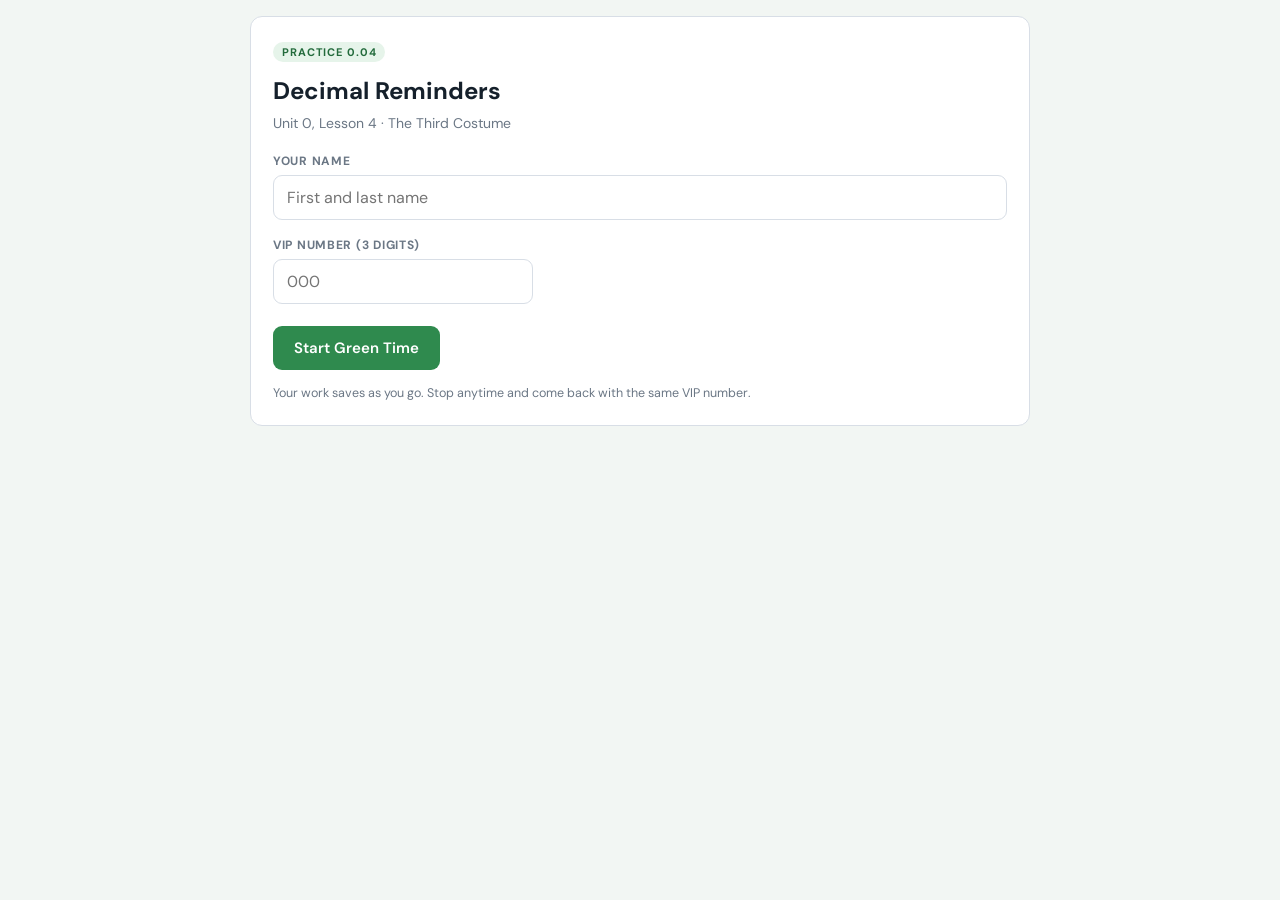
<file: 0-04.html>
<!DOCTYPE html>
<html lang="en">
<head>
<meta charset="UTF-8">
<meta name="viewport" content="width=device-width, initial-scale=1">
<title>Practice 0.04 — Decimal Reminders</title>
<style>
  @import url('https://fonts.googleapis.com/css2?family=DM+Sans:wght@400;500;600;700&display=swap');
  :root{
    --ink:#15202b; --muted:#6b7785; --line:#d8dee6; --paper:#fff; --wash:#f2f6f3;
    --green:#2f8a4e; --green-soft:#e6f4ea; --green-deep:#236b3c;
    --blue:#2f6fd0; --blue-soft:#e8f0fc;
    --red:#c53d3d; --red-soft:#fdeceb;
    --gold:#e6a700; --gold-soft:#fff6dd;
    --violet:#6b4fbb; --violet-soft:#efeafc;
  }
  *{box-sizing:border-box;margin:0;padding:0}
  body{font-family:'DM Sans',system-ui,sans-serif;background:var(--wash);color:var(--ink);line-height:1.5;padding:16px}
  .shell{max-width:780px;margin:0 auto}
  .bar{background:var(--paper);border:1px solid var(--line);border-radius:12px;padding:12px 16px;margin-bottom:14px;display:flex;justify-content:space-between;align-items:center;gap:12px;flex-wrap:wrap}
  .who{font-size:13px;color:var(--muted)} .who b{color:var(--ink)}
  .code{font-size:11px;font-weight:700;letter-spacing:.08em;text-transform:uppercase;color:var(--green-deep);background:var(--green-soft);padding:3px 9px;border-radius:20px}
  .track{height:6px;background:var(--line);border-radius:6px;overflow:hidden;margin-top:10px;width:100%}
  .track > div{height:100%;background:var(--green);width:0;transition:width .3s}
  .card{background:var(--paper);border:1px solid var(--line);border-radius:12px;padding:22px;margin-bottom:14px}
  h1{font-size:24px;font-weight:700;margin-bottom:4px}
  h2{font-size:19px;font-weight:700;margin-bottom:10px}
  .sub{color:var(--muted);font-size:14px;margin-bottom:18px}
  .teach{background:var(--gold-soft);border-left:4px solid var(--gold);padding:12px 14px;border-radius:0 8px 8px 0;font-size:14px;margin-bottom:18px;white-space:pre-line}
  .extbanner{background:var(--violet-soft);border-left:4px solid var(--violet);padding:12px 14px;border-radius:0 8px 8px 0;font-size:14px;margin-bottom:18px}
  .q{border-top:1px solid var(--line);padding-top:16px;margin-top:16px}
  .q:first-of-type{border-top:0;padding-top:0;margin-top:0}
  .qnum{font-size:11px;font-weight:700;color:var(--muted);letter-spacing:.06em;margin-bottom:5px}
  .prompt{font-size:16px;margin-bottom:12px;white-space:pre-line}
  .choices{display:flex;flex-direction:column;gap:8px}
  .choice{border:1.5px solid var(--line);border-radius:9px;padding:11px 14px;cursor:pointer;font-size:15px;background:var(--paper);text-align:left;transition:.12s;font-family:inherit}
  .choice:hover{border-color:var(--green)}
  .choice.sel{border-color:var(--green);background:var(--green-soft);font-weight:600}
  input[type=text]{width:100%;max-width:260px;padding:11px 13px;border:1.5px solid var(--line);border-radius:9px;font-size:16px;font-family:inherit}
  input[type=text]:focus,textarea:focus{outline:none;border-color:var(--green)}
  textarea{width:100%;min-height:90px;padding:11px 13px;border:1.5px solid var(--line);border-radius:9px;font-size:15px;font-family:inherit;resize:vertical}
  .hint{font-size:12.5px;color:var(--muted);margin-top:6px}
  .keypad{display:flex;gap:6px;margin-top:8px;flex-wrap:wrap}
  .key{font-family:inherit;font-size:17px;font-weight:600;line-height:1;background:var(--green-soft);
       border:1.5px solid #bcdcc7;color:var(--green-deep);border-radius:8px;padding:7px 14px;cursor:pointer}
  .key:hover{background:#d5ecdd;border-color:var(--green)}
  .key:active{transform:translateY(1px)}
  .keylab{font-size:11.5px;color:var(--muted);align-self:center;margin-right:2px}
  .row{display:flex;gap:10px;align-items:center;flex-wrap:wrap;margin-top:22px}
  button{font-family:inherit;font-size:15px;font-weight:600;border-radius:9px;padding:11px 20px;border:1.5px solid transparent;cursor:pointer;transition:.12s}
  .primary{background:var(--green);color:#fff} .primary:hover{background:var(--green-deep)}
  .primary:disabled{background:#a9c9b5;cursor:not-allowed}
  .ghost{background:var(--paper);border-color:var(--line);color:var(--ink)} .ghost:hover{border-color:var(--muted)}
  .spacer{flex:1}
  .savenote{font-size:12.5px;color:var(--green);font-weight:600}
  .slidelist{display:flex;flex-direction:column;gap:8px;margin:16px 0}
  .chip{display:flex;align-items:center;gap:12px;border:1.5px solid var(--line);border-radius:9px;padding:11px 14px;cursor:pointer;background:var(--paper)}
  .chip:hover{border-color:var(--muted)}
  .chip .mark{font-size:18px;width:24px;text-align:center;flex-shrink:0}
  .chip .lbl{flex:1;font-size:14.5px} .chip .cnt{font-size:12px;color:var(--muted)}
  .chip.ok{background:var(--green-soft);border-color:#b7ddc4} .chip.ok .mark{color:var(--green)}
  .chip.bad{background:var(--red-soft);border-color:#f2c3c0} .chip.bad .mark{color:var(--red)}
  .chip.wait{background:var(--gold-soft);border-color:#ecd79a}
  .chip.ext{background:var(--violet-soft);border-color:#cfc2f0} .chip.ext .mark{color:var(--violet)}
  .score{font-size:44px;font-weight:700;line-height:1}
  .scorelab{font-size:13px;color:var(--muted);text-transform:uppercase;letter-spacing:.06em}
  .field{margin-bottom:16px}
  .field label{display:block;font-size:12px;font-weight:700;text-transform:uppercase;letter-spacing:.06em;color:var(--muted);margin-bottom:5px}
  .err{color:var(--red);font-size:13px;font-weight:600;margin-top:8px}
  .bigcheck{font-size:56px;text-align:center;margin-bottom:8px}
  .center{text-align:center}
  .hide{display:none}
  code.work{font-family:ui-monospace,Menlo,Consolas,monospace;background:#f4f6f8;padding:2px 5px;border-radius:4px;font-size:14px}
</style>
</head>
<body>
<div class="shell">

  <div id="startScreen" class="card">
    <span class="code" id="startCode"></span>
    <h1 style="margin-top:10px" id="startTitle"></h1>
    <p class="sub" id="startSub"></p>
    <div class="field">
      <label for="nameIn">Your name</label>
      <input type="text" id="nameIn" style="max-width:100%" placeholder="First and last name" autocomplete="off">
    </div>
    <div class="field">
      <label for="vipIn">VIP number (3 digits)</label>
      <input type="text" id="vipIn" inputmode="numeric" maxlength="3" placeholder="000" autocomplete="off">
    </div>
    <div id="resumeNote" class="teach hide"></div>
    <div id="startErr" class="err hide"></div>
    <div class="row"><button class="primary" id="startBtn">Start Green Time</button></div>
    <p class="hint" style="margin-top:14px">Your work saves as you go. Stop anytime and come back with the same VIP number.</p>
  </div>

  <div id="practiceScreen" class="hide">
    <div class="bar">
      <div class="who"><b id="barName"></b> · VIP <span id="barVip"></span></div>
      <span class="code" id="barCode"></span>
      <div class="track"><div id="progressFill"></div></div>
    </div>
    <div class="card" id="slideCard"></div>
    <div class="row" style="margin-top:0">
      <button class="ghost" id="backBtn">← Back</button>
      <button class="primary" id="nextBtn">Next →</button>
      <div class="spacer"></div>
      <span class="savenote" id="saveNote"></span>
      <button class="ghost" id="exitBtn">Save &amp; exit</button>
    </div>
  </div>

  <div id="reviewScreen" class="hide">
    <div class="card">
      <h2>How did you do?</h2>
      <p class="sub">Tap any slide to go back and fix it. Nothing is turned in until you press the button at the bottom.</p>
      <div style="display:flex;align-items:baseline;gap:10px;margin-bottom:6px">
        <span class="score" id="scoreNum"></span><span class="scorelab">correct</span>
      </div>
      <div class="slidelist" id="slideList"></div>
      <div class="teach" id="reviewNote"></div>
      <div class="row">
        <button class="ghost" id="reviewBackBtn">← Keep working</button>
        <div class="spacer"></div>
        <button class="primary" id="submitBtn">Turn in to Mr. Landy</button>
      </div>
      <div id="submitErr" class="err hide"></div>
    </div>
  </div>

  <div id="doneScreen" class="hide">
    <div class="card center">
      <div class="bigcheck">✅</div>
      <h2>Turned in!</h2>
      <p class="sub" id="doneSub"></p>
      <div class="teach" style="text-align:left" id="doneDetail"></div>
    </div>
  </div>

</div>

<script>
/* ==========================================================================
   EDIT ONLY THIS BLOCK TO MAKE A NEW PRACTICE SET.
   Add  extension: true  to a slide and it becomes a bonus slide:
   it still gets graded, but it does NOT count against the student's score.
   ========================================================================== */

const SUBMIT_URL = "https://script.google.com/macros/s/AKfycbzJxzE8FRVF7gA6vPOzcuPAqBF7y_oeBMVpifKrhJ--yGqUfGN-WADMdbX23rCjoY0P/exec"; // ← paste your Apps Script /exec URL here

// Symbol buttons shown under every typed-answer box (they aren't on a keyboard).
// Override per question with  keys:["÷","½"]  or switch them off with  keys:[]
const DEFAULT_KEYS = ["÷"];

const LESSON = {
  code: "0.04",
  title: "Decimal Reminders",
  subtitle: "Unit 0, Lesson 4 \u00b7 The Third Costume",

  slides: [
    { title: "Warm-up",
      teach: "Type mixed numbers like this: 3 2/5",
      questions: [
        { type:"text", prompt:"Write 13/4 as a mixed number.", accept:["3 1/4"] },
        { type:"text", prompt:"Write 2 3/5 as an improper fraction.", accept:["13/5"] },
        { type:"mc", prompt:"9/9 is...", choices:["More than one","Less than one","Exactly one"], answer:2 }
      ]},

    { title: "Know your places",
      teach: "3 . 4 5 6  \u2192  4 is tenths, 5 is hundredths, 6 is thousandths.",
      questions: [
        { type:"mc", prompt:"In 0.435, which digit is in the HUNDREDTHS place?", choices:["4","3","5","0"], answer:1 },
        { type:"mc", prompt:"In 2.06, the 6 is in the...", choices:["tenths place","hundredths place","thousandths place","ones place"], answer:1 },
        { type:"text", prompt:"Write \"five tenths\" as a decimal.", accept:["0.5",".5"] }
      ]},

    { title: "Decimal to fraction",
      teach: "Count the places after the point. That is how many zeros go on the bottom.",
      questions: [
        { type:"text", prompt:"Write 0.7 as a fraction.", accept:["7/10"] },
        { type:"text", prompt:"Write 0.09 as a fraction.", accept:["9/100"] },
        { type:"text", prompt:"Write 0.25 as a fraction in SIMPLEST form.", accept:["1/4"], hint:"25/100 is correct, but it can be reduced." }
      ]},

    { title: "Fraction to decimal",
      questions: [
        { type:"text", prompt:"Write 3/10 as a decimal.", accept:["0.3",".3"] },
        { type:"text", prompt:"Write 47/100 as a decimal.", accept:["0.47",".47"] },
        { type:"text", prompt:"Write 9/100 as a decimal.", accept:["0.09",".09"], hint:"Careful \u2014 this is NOT 0.9" }
      ]},

    { title: "The friendly family",
      teach: "Memorize these six. They will save you more time this year than anything else.",
      questions: [
        { type:"text", prompt:"Write 1/2 as a decimal.", accept:["0.5",".5"] },
        { type:"text", prompt:"Write 1/4 as a decimal.", accept:["0.25",".25"] },
        { type:"text", prompt:"Write 3/4 as a decimal.", accept:["0.75",".75"] },
        { type:"text", prompt:"Write 1/5 as a decimal.", accept:["0.2",".2"] }
      ]},

    { title: "Which is bigger?",
      teach: "More digits does NOT mean bigger. Read the place, not the length.",
      questions: [
        { type:"mc", prompt:"Which is bigger: 0.7 or 0.07?", choices:["0.7","0.07","They are equal"], answer:0 },
        { type:"mc", prompt:"Which is bigger: 0.5 or 1/4?", choices:["0.5","1/4","They are equal"], answer:0 },
        { type:"mc", prompt:"Order these from LEAST to GREATEST: 0.6, 1/2, 0.55", choices:["0.6, 0.55, 1/2","1/2, 0.55, 0.6","0.55, 1/2, 0.6","1/2, 0.6, 0.55"], answer:1 }
      ]},

    { title: "Catch the mistake",
      questions: [
        { type:"mc", prompt:"Pedro says 0.7 = 7/100. What went wrong?", choices:["Nothing","One place after the point means tenths, so it is 7/10","It should be 7/1000","He should have written 70"], answer:1 },
        { type:"mc", prompt:"Martina says 0.5 is smaller than 0.25 because 5 is smaller than 25. Is she right?", choices:["Yes","No \u2014 0.5 is the same as 0.50, which is bigger than 0.25","Yes, if you round","No \u2014 they are equal"], answer:1 },
        { type:"mc", prompt:"Samuel says 1/2 = 0.2. What went wrong?", choices:["Nothing","1 \u00f7 2 = 0.5, not 0.2","It should be 0.12","It should be 2.0"], answer:1 }
      ]},

    { title: "Explain it",
      questions: [
        { type:"written", prompt:"Explain why 0.5 and 1/2 are the same number. Use the word \"division\" somewhere in your answer.",
          hint:"Mr. Landy reads this one himself. At least three sentences." }
      ]},

    { title: "Money makes it obvious",
      extension: true,
      questions: [
        { type:"text", prompt:"A snack costs 0.25 of your allowance. Write that as a fraction in SIMPLEST form.", accept:["1/4"] },
        { type:"mc", prompt:"0.5 of $80 is...", choices:["$8","$40","$16","$85"], answer:1 },
        { type:"text", prompt:"Write three quarters of a dollar as a decimal.", accept:["0.75",".75"] }
      ]},

    { title: "Mixed practice",
      extension: true,
      questions: [
        { type:"text", prompt:"Write 0.6 as a fraction in SIMPLEST form.", accept:["3/5"], hint:"Start with 6/10." },
        { type:"text", prompt:"Write 1/10 as a decimal.", accept:["0.1",".1"] },
        { type:"mc", prompt:"Which one equals 3/4?", choices:["0.34","0.75","0.43","3.4"], answer:1 },
        { type:"text", prompt:"Write 0.08 as a fraction with 100 on the bottom.", accept:["8/100"] }
      ]},

    { title: "Challenge Zone",
      extension: true,
      questions: [
        { type:"text", prompt:"Write 0.125 as a fraction with 1000 on the bottom.", accept:["125/1000"] },
        { type:"mc", prompt:"Which of these is the LARGEST?", choices:["0.09","0.9","0.099","0.19"], answer:1 },
        { type:"text", prompt:"Write 1/3 as a decimal, rounded to TWO decimal places.", accept:["0.33",".33"] }
      ]}
  ]
};

/* ==========================================================================
   ENGINE — nothing below here needs editing.
   ========================================================================== */
const el = id => document.getElementById(id);
const S = { name:"", vip:"", idx:0, answers:{}, submitted:false };
const keyFor = vip => `landy_practice_${LESSON.code}_${vip}`;

function save(){
  try{
    localStorage.setItem(keyFor(S.vip), JSON.stringify({
      name:S.name, vip:S.vip, idx:S.idx, answers:S.answers,
      submitted:S.submitted, saved:new Date().toISOString()
    }));
    flashSaved();
  }catch(e){}
}
function load(vip){
  try{ const raw = localStorage.getItem(keyFor(vip)); return raw ? JSON.parse(raw) : null; }catch(e){ return null; }
}
let flashTimer;
function flashSaved(){
  const n = el('saveNote'); if(!n) return;
  n.textContent = "Saved ✓"; clearTimeout(flashTimer);
  flashTimer = setTimeout(()=>{ n.textContent=""; }, 1600);
}

function normalize(s){
  return String(s).toLowerCase().trim()
    .replace(/,/g,"").replace(/\s+/g,"")
    .replace(/÷/g,"/").replace(/dividedby/g,"/")
    .replace(/remainder/g,"r");
}
function isCorrect(q,val){
  if(q.type === "written") return null;
  if(val === undefined || val === "" || val === null) return false;
  if(q.type === "mc") return Number(val) === q.answer;
  return q.accept.some(a => normalize(a) === normalize(val));
}
const qid = (si,qi) => `s${si}q${qi}`;

function slideStatus(si){
  const sl = LESSON.slides[si];
  let graded=0, right=0, blank=0;
  sl.questions.forEach((q,qi)=>{
    const v = S.answers[qid(si,qi)];
    if(q.type === "written"){ if(!v || !String(v).trim()) blank++; return; }
    graded++;
    if(v === undefined || v === "") blank++;
    else if(isCorrect(q,v)) right++;
  });
  return {graded,right,blank,ext:!!sl.extension};
}
function totals(){
  let g=0,r=0,eg=0,er=0;
  LESSON.slides.forEach((sl,si)=>{
    const st = slideStatus(si);
    if(sl.extension){ eg+=st.graded; er+=st.right; }
    else { g+=st.graded; r+=st.right; }
  });
  return {graded:g,right:r,extGraded:eg,extRight:er};
}

function show(which){
  ['startScreen','practiceScreen','reviewScreen','doneScreen']
    .forEach(id => el(id).classList.toggle('hide', id !== which));
  window.scrollTo(0,0);
}

el('startCode').textContent = "Practice " + LESSON.code;
el('startTitle').textContent = LESSON.title;
el('startSub').textContent = LESSON.subtitle;

el('vipIn').addEventListener('input', e=>{
  e.target.value = e.target.value.replace(/\D/g,'').slice(0,3);
  const v = e.target.value, note = el('resumeNote');
  if(v.length === 3){
    const prev = load(v);
    if(prev && !prev.submitted){
      note.innerHTML = `Welcome back, <b>${escapeHtml(prev.name)}</b> — picking up on slide ${prev.idx+1}.`;
      note.classList.remove('hide');
      if(!el('nameIn').value) el('nameIn').value = prev.name;
      return;
    }
    if(prev && prev.submitted){
      note.textContent = `This VIP already turned in Practice ${LESSON.code}. Starting again replaces it.`;
      note.classList.remove('hide'); return;
    }
  }
  note.classList.add('hide');
});

el('startBtn').onclick = ()=>{
  const name = el('nameIn').value.trim(), vip = el('vipIn').value.trim(), err = el('startErr');
  if(name.length < 2){ err.textContent="Please type your full name."; err.classList.remove('hide'); return; }
  if(vip.length !== 3){ err.textContent="Your VIP number is 3 digits."; err.classList.remove('hide'); return; }
  err.classList.add('hide');
  const prev = load(vip);
  if(prev && !prev.submitted){ S.idx = prev.idx; S.answers = prev.answers || {}; }
  S.name=name; S.vip=vip; S.submitted=false;
  el('barName').textContent=name; el('barVip').textContent=vip;
  el('barCode').textContent="Practice "+LESSON.code;
  show('practiceScreen'); renderSlide();
};

function renderSlide(){
  const si=S.idx, sl=LESSON.slides[si];
  el('progressFill').style.width = (si/LESSON.slides.length*100)+"%";
  const required = LESSON.slides.filter(s=>!s.extension).length;

  let html = `<div class="sub" style="margin-bottom:6px">Slide ${si+1} of ${LESSON.slides.length}</div>`;
  html += `<h2>${escapeHtml(sl.title)}</h2>`;
  const firstExt = LESSON.slides.findIndex(s => s.extension);
  if(sl.extension){
    html += si === firstExt
      ? `<div class="extbanner">🌟 <b>Bonus round.</b> You've finished all ${required} required slides — nice. Nothing from here counts against your score, so swing away.</div>`
      : `<div class="extbanner">🌟 <b>Still bonus.</b> Doesn't count against your score.</div>`;
  }
  if(sl.teach) html += `<div class="teach">${escapeHtml(sl.teach)}</div>`;

  sl.questions.forEach((q,qi)=>{
    const id=qid(si,qi), val=S.answers[id];
    html += `<div class="q"><div class="qnum">QUESTION ${qi+1}</div><div class="prompt">${escapeHtml(q.prompt)}</div>`;
    if(q.type==="mc"){
      html += `<div class="choices">`;
      q.choices.forEach((c,ci)=>{
        html += `<button class="choice ${String(val)===String(ci)?'sel':''}" data-q="${id}" data-c="${ci}">${escapeHtml(c)}</button>`;
      });
      html += `</div>`;
    } else if(q.type==="written"){
      html += `<textarea data-q="${id}" placeholder="Write your answer here...">${escapeHtml(val||"")}</textarea>`;
    } else {
      html += `<input type="text" data-q="${id}" value="${escapeHtml(val||"")}" placeholder="Your answer" autocomplete="off">`;
      const keys = q.keys === undefined ? DEFAULT_KEYS : q.keys;
      if(keys && keys.length){
        html += `<div class="keypad"><span class="keylab">Tap to insert:</span>`;
        keys.forEach(k => { html += `<button class="key" data-ins="${escapeHtml(k)}" data-target="${id}">${escapeHtml(k)}</button>`; });
        html += `</div>`;
      }
    }
    if(q.hint) html += `<div class="hint">💡 ${escapeHtml(q.hint)}</div>`;
    html += `</div>`;
  });
  el('slideCard').innerHTML = html;

  el('slideCard').querySelectorAll('.choice').forEach(b=>{
    b.onclick=()=>{
      S.answers[b.dataset.q]=Number(b.dataset.c);
      b.parentElement.querySelectorAll('.choice').forEach(x=>x.classList.remove('sel'));
      b.classList.add('sel'); save();
    };
  });
  el('slideCard').querySelectorAll('input[type=text], textarea').forEach(inp=>{
    inp.oninput=()=>{ S.answers[inp.dataset.q]=inp.value; };
    inp.onblur=()=>save();
  });
  el('slideCard').querySelectorAll('.key').forEach(k=>{
    k.onclick=()=>{
      const inp = el('slideCard').querySelector(`input[data-q="${k.dataset.target}"]`);
      if(!inp) return;
      const a = inp.selectionStart ?? inp.value.length;
      const b = inp.selectionEnd   ?? inp.value.length;
      inp.value = inp.value.slice(0,a) + k.dataset.ins + inp.value.slice(b);
      const pos = a + k.dataset.ins.length;
      inp.focus(); inp.setSelectionRange(pos,pos);
      S.answers[inp.dataset.q] = inp.value; save();
    };
  });

  el('backBtn').style.visibility = si===0 ? 'hidden':'visible';
  el('nextBtn').textContent = si===LESSON.slides.length-1 ? "Check my work →" : "Next →";
}

el('backBtn').onclick=()=>{ if(S.idx>0){ S.idx--; save(); renderSlide(); } };
el('nextBtn').onclick=()=>{
  save();
  if(S.idx < LESSON.slides.length-1){ S.idx++; renderSlide(); } else renderReview();
};
el('exitBtn').onclick=()=>{
  save();
  alert(`Saved, ${S.name}. Come back on this same computer and type VIP ${S.vip} to pick up where you left off.`);
};

function renderReview(){
  show('reviewScreen');
  const t = totals();
  el('scoreNum').textContent = `${t.right}/${t.graded}`;

  let list="", anyBlank=false;
  LESSON.slides.forEach((sl,si)=>{
    const st=slideStatus(si);
    let cls,mark,note;
    if(sl.extension){
      cls="ext"; mark="🌟";
      note = st.blank>0 ? "bonus — optional" : `${st.right}/${st.graded} bonus correct`;
    } else if(st.blank>0){ cls="wait"; mark="•"; note="not finished"; anyBlank=true; }
    else if(st.graded===0){ cls="wait"; mark="✎"; note="Mr. Landy grades this"; }
    else if(st.right===st.graded){ cls="ok"; mark="✓"; note=`${st.right}/${st.graded} correct`; }
    else { cls="bad"; mark="✗"; note=`${st.right}/${st.graded} correct`; }
    list += `<div class="chip ${cls}" data-go="${si}"><span class="mark">${mark}</span>
      <span class="lbl"><b>Slide ${si+1}</b> — ${escapeHtml(sl.title)}</span>
      <span class="cnt">${note}</span></div>`;
  });
  el('slideList').innerHTML=list;
  el('slideList').querySelectorAll('.chip').forEach(c=>{
    c.onclick=()=>{ S.idx=Number(c.dataset.go); show('practiceScreen'); renderSlide(); };
  });

  el('reviewNote').textContent = anyBlank
    ? "Some questions are still blank. Tap those slides and finish them before you turn in."
    : "Red slides mean something's off. Go fix them — you can change any answer before turning in.";
}
el('reviewBackBtn').onclick=()=>{ show('practiceScreen'); renderSlide(); };

el('submitBtn').onclick = async ()=>{
  const btn=el('submitBtn'); btn.disabled=true; btn.textContent="Sending...";
  const t=totals();
  const payload={
    lesson:LESSON.code, lessonTitle:LESSON.title, name:S.name, vip:S.vip,
    score:t.right, outOf:t.graded, bonusScore:t.extRight, bonusOutOf:t.extGraded,
    submittedAt:new Date().toISOString(),
    answers: LESSON.slides.flatMap((sl,si)=> sl.questions.map((q,qi)=>({
      q:`${si+1}.${qi+1}`, bonus:!!sl.extension,
      response:S.answers[qid(si,qi)] ?? "",
      correct:isCorrect(q,S.answers[qid(si,qi)])
    })))
  };
  if(SUBMIT_URL){
    try{
      await fetch(SUBMIT_URL,{method:"POST",mode:"no-cors",
        headers:{"Content-Type":"text/plain;charset=utf-8"},body:JSON.stringify(payload)});
    }catch(e){}
  }
  S.submitted=true; save();
  el('doneSub').textContent=`Nice work, ${S.name}.`;
  el('doneDetail').innerHTML =
    `<b>Practice ${LESSON.code} — ${escapeHtml(LESSON.title)}</b><br>
     VIP ${S.vip} · ${t.right} of ${t.graded} correct` +
     (t.extGraded ? ` · ${t.extRight}/${t.extGraded} bonus` : ``) +
    `<br>Turned in ${new Date().toLocaleString()}`;
  show('doneScreen');
};

function escapeHtml(s){
  return String(s ?? "").replace(/[&<>"']/g,c=>({'&':'&amp;','<':'&lt;','>':'&gt;','"':'&quot;',"'":'&#39;'}[c]));
}
</script>
</body>
</html>
</file>
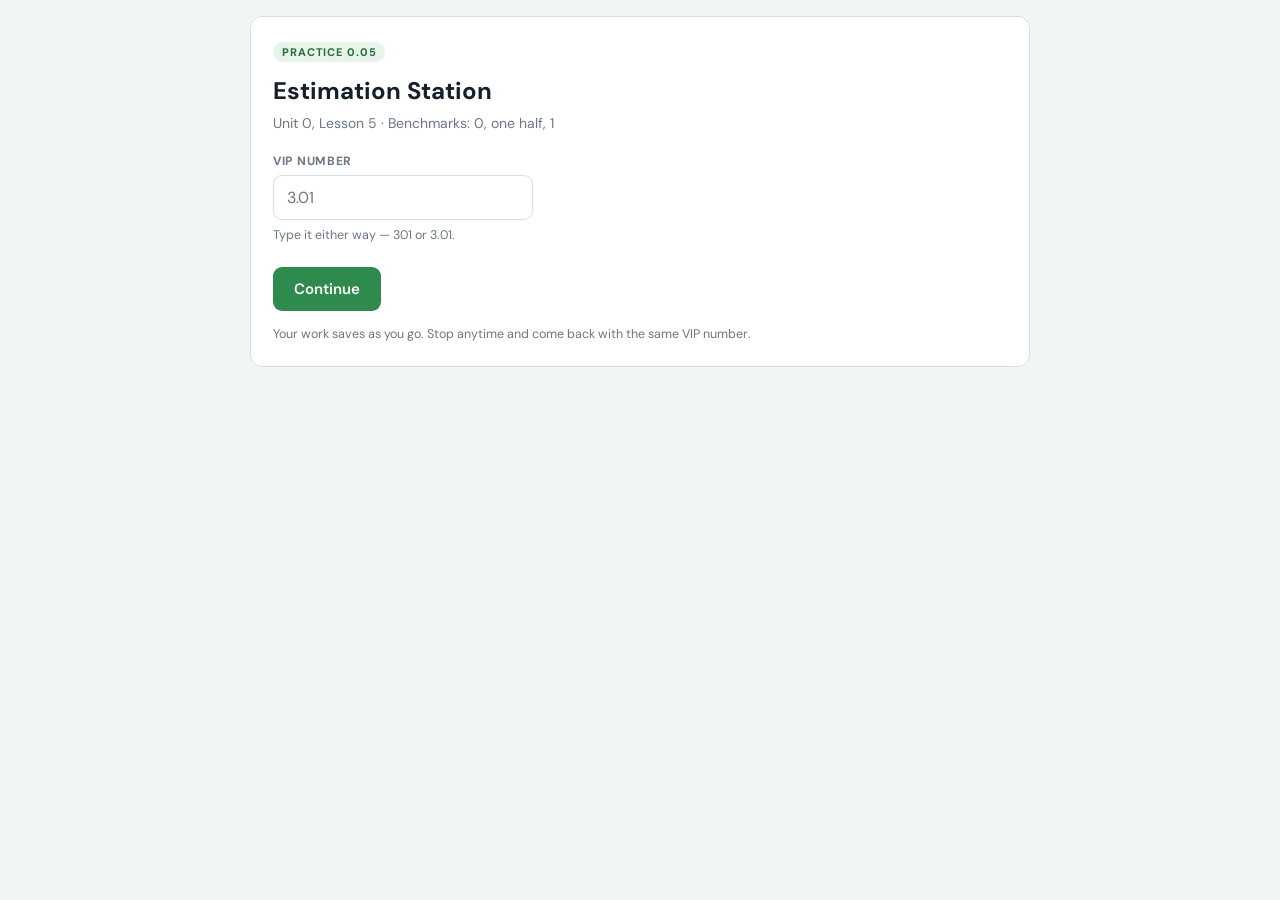
<file: 0-05.html>
<!DOCTYPE html>
<html lang="en">
<head>
<meta charset="UTF-8">
<meta name="viewport" content="width=device-width, initial-scale=1">
<title>Practice 0.05 — Estimation Station</title>
<link rel="stylesheet" href="tokens.css">
<style>
  @import url('https://fonts.googleapis.com/css2?family=DM+Sans:wght@400;500;600;700&display=swap');
  /* Colours and the reset come from tokens.css, linked above. */
  body{font-family:'DM Sans',system-ui,sans-serif;background:var(--wash);color:var(--ink);line-height:1.5;padding:16px}
  .shell{max-width:780px;margin:0 auto}
  .bar{background:var(--paper);border:1px solid var(--line);border-radius:12px;padding:12px 16px;margin-bottom:14px;display:flex;justify-content:space-between;align-items:center;gap:12px;flex-wrap:wrap}
  .who{font-size:13px;color:var(--muted)} .who b{color:var(--ink)}
  .code{font-size:11px;font-weight:700;letter-spacing:.08em;text-transform:uppercase;color:var(--green-deep);background:var(--green-soft);padding:3px 9px;border-radius:20px}
  .track{height:6px;background:var(--line);border-radius:6px;overflow:hidden;margin-top:10px;width:100%}
  .track > div{height:100%;background:var(--green);width:0;transition:width .3s}
  .card{background:var(--paper);border:1px solid var(--line);border-radius:12px;padding:22px;margin-bottom:14px}
  h1{font-size:24px;font-weight:700;margin-bottom:4px}
  h2{font-size:19px;font-weight:700;margin-bottom:10px}
  .sub{color:var(--muted);font-size:14px;margin-bottom:18px}
  .teach{background:var(--gold-soft);border-left:4px solid var(--gold);padding:12px 14px;border-radius:0 8px 8px 0;font-size:14px;margin-bottom:18px;white-space:pre-line}
  .extbanner{background:var(--violet-soft);border-left:4px solid var(--violet);padding:12px 14px;border-radius:0 8px 8px 0;font-size:14px;margin-bottom:18px}
  .q{border-top:1px solid var(--line);padding-top:16px;margin-top:16px}
  .q:first-of-type{border-top:0;padding-top:0;margin-top:0}
  .qnum{font-size:11px;font-weight:700;color:var(--muted);letter-spacing:.06em;margin-bottom:5px}
  .prompt{font-size:16px;margin-bottom:12px;white-space:pre-line}
  .choices{display:flex;flex-direction:column;gap:8px}
  .choice{border:1.5px solid var(--line);border-radius:9px;padding:11px 14px;cursor:pointer;font-size:15px;background:var(--paper);text-align:left;transition:.12s;font-family:inherit}
  .choice:hover{border-color:var(--green)}
  .choice.sel{border-color:var(--green);background:var(--green-soft);font-weight:600}
  input[type=text]{width:100%;max-width:260px;padding:11px 13px;border:1.5px solid var(--line);border-radius:9px;font-size:16px;font-family:inherit}
  input[type=text]:focus,textarea:focus{outline:none;border-color:var(--green)}
  textarea{width:100%;min-height:90px;padding:11px 13px;border:1.5px solid var(--line);border-radius:9px;font-size:15px;font-family:inherit;resize:vertical}
  .hint{font-size:12.5px;color:var(--muted);margin-top:6px}
  .keypad{display:flex;gap:6px;margin-top:8px;flex-wrap:wrap}
  .key{font-family:inherit;font-size:17px;font-weight:600;line-height:1;background:var(--green-soft);
       border:1.5px solid #bcdcc7;color:var(--green-deep);border-radius:8px;padding:7px 14px;cursor:pointer}
  .key:hover{background:#d5ecdd;border-color:var(--green)}
  .key:active{transform:translateY(1px)}
  .keylab{font-size:11.5px;color:var(--muted);align-self:center;margin-right:2px}
  .row{display:flex;gap:10px;align-items:center;flex-wrap:wrap;margin-top:22px}
  button{font-family:inherit;font-size:15px;font-weight:600;border-radius:9px;padding:11px 20px;border:1.5px solid transparent;cursor:pointer;transition:.12s}
  .primary{background:var(--green);color:#fff} .primary:hover{background:var(--green-deep)}
  .primary:disabled{background:#a9c9b5;cursor:not-allowed}
  .ghost{background:var(--paper);border-color:var(--line);color:var(--ink)} .ghost:hover{border-color:var(--muted)}
  .spacer{flex:1}
  .savenote{font-size:12.5px;color:var(--green);font-weight:600}
  .slidelist{display:flex;flex-direction:column;gap:8px;margin:16px 0}
  .chip{display:flex;align-items:center;gap:12px;border:1.5px solid var(--line);border-radius:9px;padding:11px 14px;cursor:pointer;background:var(--paper)}
  .chip:hover{border-color:var(--muted)}
  .chip .mark{font-size:18px;width:24px;text-align:center;flex-shrink:0}
  .chip .lbl{flex:1;font-size:14.5px} .chip .cnt{font-size:12px;color:var(--muted)}
  .chip.ok{background:var(--green-soft);border-color:#b7ddc4} .chip.ok .mark{color:var(--green)}
  .chip.bad{background:var(--red-soft);border-color:#f2c3c0} .chip.bad .mark{color:var(--red)}
  .chip.wait{background:var(--gold-soft);border-color:#ecd79a}
  .chip.ext{background:var(--violet-soft);border-color:#cfc2f0} .chip.ext .mark{color:var(--violet)}
  .score{font-size:44px;font-weight:700;line-height:1}
  .scorelab{font-size:13px;color:var(--muted);text-transform:uppercase;letter-spacing:.06em}
  .field{margin-bottom:16px}
  .field label{display:block;font-size:12px;font-weight:700;text-transform:uppercase;letter-spacing:.06em;color:var(--muted);margin-bottom:5px}
  .err{color:var(--red);font-size:13px;font-weight:600;margin-top:8px}
  .linkish{background:none;border:0;padding:0;color:var(--blue);font-family:inherit;font-size:14px;font-weight:600;text-decoration:underline;cursor:pointer}
  .fracprev{margin-top:7px;font-size:17px;color:var(--green-deep);min-height:1.2em}
  .fracprev .lab{font-size:11.5px;color:var(--muted);text-transform:uppercase;letter-spacing:.06em;margin-right:7px}
  .answers{margin:-4px 0 2px 0;display:flex;flex-direction:column;gap:2px}
  .arow{display:flex;align-items:baseline;gap:8px;font-size:13.5px;padding:2px 14px 2px 40px}
  .arow .aq{color:var(--muted);font-weight:700;font-size:11px;letter-spacing:.05em;flex-shrink:0;min-width:26px}
  .arow .atext{flex:1;word-break:break-word}
  .arow .afix{color:var(--green-deep);font-weight:600;flex-shrink:0}
  .arow .ablank{color:var(--muted);font-style:italic}
  .arow .anote{color:var(--muted)}
  /* Review rows jump to the question. Done-screen rows don't — nothing to go back to. */
  #slideList .arow{cursor:pointer;border-radius:7px;border:1px solid transparent;transition:.12s}
  #slideList .arow:hover{background:var(--wash);border-color:var(--line)}
  #slideList .arow:hover .atext{text-decoration:underline}
  .answers.flat .arow{padding-left:14px}
  .donehead{font-size:13px;font-weight:700;text-transform:uppercase;letter-spacing:.06em;color:var(--muted);margin:18px 0 6px}
  .bigcheck{font-size:56px;text-align:center;margin-bottom:8px}
  .center{text-align:center}
  .hide{display:none}
  code.work{font-family:ui-monospace,Menlo,Consolas,monospace;background:#f4f6f8;padding:2px 5px;border-radius:4px;font-size:14px}
</style>
</head>
<body>
<div class="shell">

  <div id="startScreen" class="card">
    <span class="code" id="startCode"></span>
    <h1 style="margin-top:10px" id="startTitle"></h1>
    <p class="sub" id="startSub"></p>
    <div class="field" id="vipField">
      <label for="vipIn">VIP number</label>
      <input type="text" id="vipIn" inputmode="numeric" maxlength="4" placeholder="3.01" autocomplete="off">
      <div class="hint">Type it either way — 301 or 3.01.</div>
    </div>
    <div id="confirmBox" class="teach hide"></div>
    <div id="resumeNote" class="teach hide"></div>
    <div id="startErr" class="err hide"></div>
    <div class="row">
      <button class="primary" id="lookupBtn">Continue</button>
      <button class="primary hide" id="startBtn">That's me — start</button>
      <button class="linkish hide" id="retryBtn">Not me, try again</button>
    </div>
    <p class="hint" style="margin-top:14px">Your work saves as you go. Stop anytime and come back with the same VIP number.</p>
  </div>

  <div id="practiceScreen" class="hide">
    <div class="bar">
      <div class="who"><b id="barWho"></b> · VIP <span id="barVip"></span></div>
      <span class="code" id="barCode"></span>
      <div class="track"><div id="progressFill"></div></div>
    </div>
    <div class="card" id="slideCard"></div>
    <div class="row" style="margin-top:0">
      <button class="ghost" id="backBtn">← Back</button>
      <button class="primary" id="nextBtn">Next →</button>
      <button class="ghost" id="checkBtn">Check my work</button>
      <div class="spacer"></div>
      <span class="savenote" id="saveNote"></span>
      <button class="ghost" id="exitBtn">Save &amp; exit</button>
    </div>
  </div>

  <div id="reviewScreen" class="hide">
    <div class="card">
      <h2>How did you do?</h2>
      <p class="sub">Tap any slide — or any single answer — to go back and fix it. Nothing is turned in until you press the button at the bottom.</p>
      <div style="display:flex;align-items:baseline;gap:10px;margin-bottom:6px">
        <span class="score" id="scoreNum"></span><span class="scorelab">correct</span>
      </div>
      <div class="slidelist" id="slideList"></div>
      <div class="teach" id="reviewNote"></div>
      <div class="row">
        <button class="ghost" id="reviewBackBtn">← Back to my work</button>
        <div class="spacer"></div>
        <button class="primary" id="submitBtn">Turn in</button>
      </div>
      <div id="submitErr" class="err hide"></div>
    </div>
  </div>

  <div id="doneScreen" class="hide">
    <div class="card center">
      <div class="bigcheck">✅</div>
      <h2>Turned in!</h2>
      <p class="sub" id="doneSub"></p>
      <div class="teach" style="text-align:left" id="doneDetail"></div>
      <div id="doneAnswers" style="text-align:left"></div>
    </div>
  </div>

</div>

<script src="roster.js"></script>
<script>
/* ==========================================================================
   EDIT ONLY THIS BLOCK TO MAKE A NEW PRACTICE SET.
   Add  extension: true  to a slide and it becomes a bonus slide:
   it still gets graded, but it does NOT count against the student's score.
   ========================================================================== */

const SUBMIT_URL = "https://script.google.com/macros/s/AKfycbzJxzE8FRVF7gA6vPOzcuPAqBF7y_oeBMVpifKrhJ--yGqUfGN-WADMdbX23rCjoY0P/exec"; // ← paste your Apps Script /exec URL here

// Symbol buttons shown under every typed-answer box (they aren't on a keyboard).
// Override per question with  keys:["÷","½"]  or switch them off with  keys:[]
const DEFAULT_KEYS = ["÷"];

const LESSON = {
  code: "0.05",
  title: "Estimation Station",
  subtitle: "Unit 0, Lesson 5 \u00b7 Benchmarks: 0, one half, 1",

  slides: [
    { title: "Warm-up",
      teach: "Three you already know from last year. You will lean on them all lesson:\n1/2 = 0.5     1/4 = 0.25     3/4 = 0.75",
      questions: [
        { type:"text", prompt:"Write 3/4 as a decimal.", accept:["0.75",".75"] },
        { type:"text", prompt:"Write 1/2 as a decimal.", accept:["0.5",".5"] },
        { type:"mc", prompt:"In 0.7, the 7 is in the...", choices:["ones place","tenths place","hundredths place","thousandths place"], answer:1 },
        { type:"mc", prompt:"Is 7/6 more or less than one whole?", choices:["More than one","Less than one","Exactly one"], answer:0 }
      ]},

    { title: "Close to ZERO",
      teach: "If the top number is TINY compared to the bottom, the fraction is close to 0.",
      questions: [
        { type:"mc", prompt:"1/12 is closest to...", choices:["0","one half","1"], answer:0 },
        { type:"mc", prompt:"2/15 is closest to...", choices:["0","one half","1"], answer:0 },
        { type:"mc", prompt:"What makes a fraction close to 0?", choices:["The top is much smaller than the bottom","The top is much bigger than the bottom","Both numbers are small","The bottom is 10"], answer:0 }
      ]},

    { title: "Close to ONE HALF",
      teach: "If the top is about HALF of the bottom, the fraction is close to one half.",
      questions: [
        { type:"mc", prompt:"5/11 is closest to...", choices:["0","one half","1"], answer:1 },
        { type:"mc", prompt:"7/15 is closest to...", choices:["0","one half","1"], answer:1 },
        { type:"mc", prompt:"What makes a fraction close to one half?", choices:["The top is about half the bottom","The top is 1","The bottom is even","The top equals the bottom"], answer:0 }
      ]},

    { title: "Close to ONE",
      teach: "If the top is about the SAME as the bottom, the fraction is close to 1.",
      questions: [
        { type:"mc", prompt:"9/10 is closest to...", choices:["0","one half","1"], answer:2 },
        { type:"mc", prompt:"14/15 is closest to...", choices:["0","one half","1"], answer:2 },
        { type:"mc", prompt:"What makes a fraction close to 1?", choices:["The top is about the same as the bottom","The top is much smaller","Both numbers are big","The bottom is 100"], answer:0 }
      ]},

    { title: "Now get closer",
      teach: "5/8: the top is a bit more than half of 8, so the answer is a bit more than one half — and one half is 0.5. Estimate: about 0.6.",
      questions: [
        { type:"mc", prompt:"7/8 as a decimal is closest to...", choices:["0.5","0.7","0.9","1.3"], answer:2 },
        { type:"mc", prompt:"4/9 as a decimal is closest to...", choices:["0.4","0.7","0.9","1.1"], answer:0 },
        { type:"mc", prompt:"5/8 as a decimal is closest to...", choices:["0.3","0.6","0.8","1.6"], answer:1 }
      ]},

    { title: "Catch the mistake",
      questions: [
        { type:"mc", prompt:"Emma says 1/20 is close to 1 because both numbers are small. What went wrong?", choices:["Nothing","1 is tiny compared to 20, so it is close to 0","It is close to one half","20 is not small"], answer:1 },
        { type:"mc", prompt:"Juan says a bigger bottom number always makes a bigger fraction. Is he right?", choices:["Yes","No \u2014 a bigger bottom means smaller pieces","Yes, if the top stays the same","Only for decimals"], answer:1 },
        { type:"mc", prompt:"Miri estimates 12/13 as about 0.5. What went wrong?", choices:["Nothing","The top is almost the same as the bottom, so it is close to 1","It is closer to 0","She should have said 1.5"], answer:1 }
      ]},

    { title: "Explain it",
      questions: [
        { type:"written", prompt:"Explain how you can tell whether a fraction is near 0, near one half, or near 1 WITHOUT dividing. Give one example of each.",
          hint:"Your teacher reads this one. At least four sentences." }
      ]},

    { title: "Sort them fast",
      extension: true,
      teach: "Ten seconds each. Do not divide. Compare.",
      questions: [
        { type:"mc", prompt:"3/50 is closest to...", choices:["0","one half","1"], answer:0 },
        { type:"mc", prompt:"8/9 is closest to...", choices:["0","one half","1"], answer:2 },
        { type:"mc", prompt:"6/13 is closest to...", choices:["0","one half","1"], answer:1 },
        { type:"mc", prompt:"1/50 is closest to...", choices:["0","one half","1"], answer:0 }
      ]},

    { title: "On the number line",
      extension: true,
      questions: [
        { type:"mc", prompt:"Which fraction sits between one half and 1?", choices:["1/8","3/4","1/10","1/20"], answer:1 },
        { type:"mc", prompt:"Which of these is CLOSEST to one half?", choices:["1/3","4/9","1/5","7/8"], answer:1 },
        { type:"mc", prompt:"Which of these is the SMALLEST?", choices:["1/4","1/8","1/2","1/3"], answer:1, hint:"A bigger bottom number means smaller pieces." }
      ]},

    { title: "Mixed practice",
      extension: true,
      questions: [
        { type:"mc", prompt:"11/12 is closest to...", choices:["0","one half","1"], answer:2 },
        { type:"mc", prompt:"1/9 is closest to...", choices:["0","one half","1"], answer:0 },
        { type:"mc", prompt:"9/20 is closest to...", choices:["0","one half","1"], answer:1 },
        { type:"mc", prompt:"Estimate 11/12 as a decimal.", choices:["0.5","0.7","0.9","1.2"], answer:2 }
      ]},

    { title: "Challenge Zone",
      extension: true,
      questions: [
        { type:"mc", prompt:"17/35 is closest to...", choices:["0","one half","1"], answer:1 },
        { type:"mc", prompt:"Which is bigger: 5/9 or 4/7?", choices:["5/9","4/7","They are equal"], answer:1, hint:"Both are just over one half. Which one is further over?" },
        { type:"mc", prompt:"Estimate 23/24 as a decimal.", choices:["0.5","0.75","0.96","1.2"], answer:2 }
      ]}
  ]
};

/* ==========================================================================
   ENGINE — nothing below here needs editing.
   ========================================================================== */
const el = id => document.getElementById(id);
/* Identity comes from roster.js — initials only, never a name. */
const S = { vip:null, vipDisplay:"", section:"", teacher:"", teacherName:"", initials:"",
            idx:0, returnTo:0, answers:{}, submitted:false, attempt:0 };

/* greentime:301:0.01 — vip is the integer, setId is the lesson code. */
const keyFor = vip => `greentime:${vip}:${LESSON.code}`;

function save(){
  try{
    localStorage.setItem(keyFor(S.vip), JSON.stringify({
      vip:S.vip, vipDisplay:S.vipDisplay, section:S.section, teacher:S.teacher,
      idx:S.idx, answers:S.answers,
      submitted:S.submitted, attempt:S.attempt, saved:new Date().toISOString()
    }));
    flashSaved();
  }catch(e){}
}
function load(vip){
  try{ const raw = localStorage.getItem(keyFor(vip)); return raw ? JSON.parse(raw) : null; }catch(e){ return null; }
}
let flashTimer;
function flashSaved(){
  const n = el('saveNote'); if(!n) return;
  n.textContent = "Saved ✓"; clearTimeout(flashTimer);
  flashTimer = setTimeout(()=>{ n.textContent=""; }, 1600);
}

/* ---- stacked fractions, display only ----------------------------------
   Storage, submission and answer-checking never see this. The student
   types 2/5, we save and send "2/5"; this only changes how it looks.
   Anything that isn't a plain fraction (0.625, 40, a written paragraph)
   comes back escaped and unchanged. */
const FRAC_ONLY  = /^(-?\d+)\/(\d+)$/;        //  2/5   -2/9
const FRAC_MIXED = /^(-?\d+)\s+(\d+)\/(\d+)$/; //  1 3/5

function looksLikeFraction(text){
  const s = String(text ?? "").trim();
  return FRAC_ONLY.test(s) || FRAC_MIXED.test(s);
}

function renderFraction(text){
  const raw = String(text ?? "");
  const s = raw.trim();
  let whole = "", num = "", den = "", m;
  if((m = s.match(FRAC_MIXED))){ whole = m[1]; num = m[2]; den = m[3]; }
  else if((m = s.match(FRAC_ONLY))){ num = m[1]; den = m[2]; }
  else return escapeHtml(raw);
  /* escape before building: this lands in innerHTML and a kid will try it */
  const stack = `<span class="fr"><span class="nu">${escapeHtml(num)}</span>` +
                `<span class="de">${escapeHtml(den)}</span></span>`;
  return whole
    ? `<span class="fr-wrap">${escapeHtml(whole)}${stack}</span>`
    : stack;
}

function normalize(s){
  return String(s).toLowerCase().trim()
    .replace(/,/g,"").replace(/\s+/g,"")
    .replace(/÷/g,"/").replace(/dividedby/g,"/")
    .replace(/remainder/g,"r");
}
function isCorrect(q,val){
  if(q.type === "written") return null;
  if(val === undefined || val === "" || val === null) return false;
  if(q.type === "mc") return Number(val) === q.answer;
  return q.accept.some(a => normalize(a) === normalize(val));
}
const qid = (si,qi) => `s${si}q${qi}`;

function slideStatus(si){
  const sl = LESSON.slides[si];
  let graded=0, right=0, blank=0;
  sl.questions.forEach((q,qi)=>{
    const v = S.answers[qid(si,qi)];
    if(q.type === "written"){ if(!v || !String(v).trim()) blank++; return; }
    graded++;
    if(v === undefined || v === "") blank++;
    else if(isCorrect(q,v)) right++;
  });
  return {graded,right,blank,ext:!!sl.extension};
}
function totals(){
  let g=0,r=0,eg=0,er=0;
  LESSON.slides.forEach((sl,si)=>{
    const st = slideStatus(si);
    if(sl.extension){ eg+=st.graded; er+=st.right; }
    else { g+=st.graded; r+=st.right; }
  });
  return {graded:g,right:r,extGraded:eg,extRight:er};
}

function show(which){
  ['startScreen','practiceScreen','reviewScreen','doneScreen']
    .forEach(id => el(id).classList.toggle('hide', id !== which));
  window.scrollTo(0,0);
}

el('startCode').textContent = "Practice " + LESSON.code;
el('startTitle').textContent = LESSON.title;
el('startSub').textContent = LESSON.subtitle;

/* Whoever we just looked up and are waiting on the student to confirm. */
let pending = null;

/* Allow digits and one dot while typing: "301" and "3.01" both work. */
el('vipIn').addEventListener('input', e=>{
  e.target.value = e.target.value.replace(/[^0-9.]/g,'').slice(0,4);
  el('startErr').classList.add('hide');
});
el('vipIn').addEventListener('keydown', e=>{
  if(e.key === 'Enter' && !el('lookupBtn').classList.contains('hide')) el('lookupBtn').click();
});

function askAgain(){
  pending = null;
  el('confirmBox').classList.add('hide');
  el('resumeNote').classList.add('hide');
  el('startBtn').classList.add('hide');
  el('retryBtn').classList.add('hide');
  el('lookupBtn').classList.remove('hide');
  el('vipField').classList.remove('hide');
  el('vipIn').readOnly = false;
  el('vipIn').value = "";
  el('vipIn').focus();
}

el('lookupBtn').onclick = ()=>{
  const err = el('startErr');
  const r = lookupVip(el('vipIn').value);
  if(!r){
    err.textContent = "That VIP number isn't on my list. Check your card or ask your teacher.";
    err.classList.remove('hide');
    return;
  }
  err.classList.add('hide');
  pending = r;

  el('confirmBox').innerHTML =
    `<b>${escapeHtml(r.display)} — ${escapeHtml(r.initials)}</b>, section ${escapeHtml(r.section)}.<br>Is that you?`;
  el('confirmBox').classList.remove('hide');

  const prev = load(r.vip), note = el('resumeNote');
  if(prev && !prev.submitted){
    note.textContent = `Picking up where you stopped — slide ${prev.idx+1}.`;
    note.classList.remove('hide');
  } else if(prev && prev.submitted){
    note.textContent = `You already turned in Practice ${LESSON.code}. You can keep working — turning it in again sends your teacher an updated copy.`;
    note.classList.remove('hide');
  } else {
    note.classList.add('hide');
  }

  el('vipIn').readOnly = true;
  el('lookupBtn').classList.add('hide');
  el('startBtn').classList.remove('hide');
  el('retryBtn').classList.remove('hide');
};

el('retryBtn').onclick = askAgain;

el('startBtn').onclick = ()=>{
  if(!pending) return;
  const prev = load(pending.vip);
  if(prev){ S.idx = prev.idx; S.answers = prev.answers || {}; }
  S.vip = pending.vip; S.vipDisplay = pending.display;
  S.section = pending.section; S.teacher = pending.teacher;
  S.teacherName = pending.teacherName;
  S.initials = pending.initials;
  /* Keep the turned-in flag and the attempt count. Reopening a finished
     practice must not quietly pretend it was never handed in. */
  S.submitted = prev ? !!prev.submitted : false;
  S.attempt = (prev && prev.attempt) || 0;
  el('barWho').textContent = S.initials;
  el('barVip').textContent = S.vipDisplay;
  el('barCode').textContent = "Practice "+LESSON.code;
  el('submitBtn').textContent = "Turn in to " + S.teacherName;
  show('practiceScreen'); renderSlide();
};

/* Live fraction preview under a typed answer — the moment they type the
   slash they see it stacked. Nothing here touches the stored value. */
function updatePreview(inp){
  const box = el('slideCard').querySelector(`.fracprev[data-prev="${inp.dataset.q}"]`);
  if(!box) return;
  if(looksLikeFraction(inp.value)){
    box.innerHTML = `<span class="lab">That's</span>` + renderFraction(inp.value);
    box.classList.remove('hide');
  } else {
    box.innerHTML = "";
    box.classList.add('hide');
  }
}

function renderSlide(){
  const si=S.idx, sl=LESSON.slides[si];
  el('progressFill').style.width = (si/LESSON.slides.length*100)+"%";
  const required = LESSON.slides.filter(s=>!s.extension).length;

  let html = `<div class="sub" style="margin-bottom:6px">Slide ${si+1} of ${LESSON.slides.length}</div>`;
  html += `<h2>${escapeHtml(sl.title)}</h2>`;
  const firstExt = LESSON.slides.findIndex(s => s.extension);
  if(sl.extension){
    html += si === firstExt
      ? `<div class="extbanner">🌟 <b>Bonus round.</b> You've finished all ${required} required slides — nice. Nothing from here counts against your score, so swing away.</div>`
      : `<div class="extbanner">🌟 <b>Still bonus.</b> Doesn't count against your score.</div>`;
  }
  if(sl.teach) html += `<div class="teach">${escapeHtml(sl.teach)}</div>`;

  sl.questions.forEach((q,qi)=>{
    const id=qid(si,qi), val=S.answers[id];
    html += `<div class="q" data-qi="${qi}"><div class="qnum">QUESTION ${qi+1}</div><div class="prompt">${escapeHtml(q.prompt)}</div>`;
    if(q.type==="mc"){
      html += `<div class="choices">`;
      q.choices.forEach((c,ci)=>{
        html += `<button class="choice ${String(val)===String(ci)?'sel':''}" data-q="${id}" data-c="${ci}">${escapeHtml(c)}</button>`;
      });
      html += `</div>`;
    } else if(q.type==="written"){
      html += `<textarea data-q="${id}" placeholder="Write your answer here...">${escapeHtml(val||"")}</textarea>`;
    } else {
      html += `<input type="text" data-q="${id}" value="${escapeHtml(val||"")}" placeholder="Your answer" autocomplete="off">`;
      const keys = q.keys === undefined ? DEFAULT_KEYS : q.keys;
      if(keys && keys.length){
        html += `<div class="keypad"><span class="keylab">Tap to insert:</span>`;
        keys.forEach(k => { html += `<button class="key" data-ins="${escapeHtml(k)}" data-target="${id}">${escapeHtml(k)}</button>`; });
        html += `</div>`;
      }
      html += `<div class="fracprev hide" data-prev="${id}"></div>`;
    }
    if(q.hint) html += `<div class="hint">💡 ${escapeHtml(q.hint)}</div>`;
    html += `</div>`;
  });
  el('slideCard').innerHTML = html;

  el('slideCard').querySelectorAll('.choice').forEach(b=>{
    b.onclick=()=>{
      S.answers[b.dataset.q]=Number(b.dataset.c);
      b.parentElement.querySelectorAll('.choice').forEach(x=>x.classList.remove('sel'));
      b.classList.add('sel'); save();
    };
  });
  el('slideCard').querySelectorAll('input[type=text], textarea').forEach(inp=>{
    inp.oninput=()=>{ S.answers[inp.dataset.q]=inp.value; updatePreview(inp); };
    inp.onblur=()=>save();
    updatePreview(inp);   // show it straight away when resuming
  });
  el('slideCard').querySelectorAll('.key').forEach(k=>{
    k.onclick=()=>{
      const inp = el('slideCard').querySelector(`input[data-q="${k.dataset.target}"]`);
      if(!inp) return;
      const a = inp.selectionStart ?? inp.value.length;
      const b = inp.selectionEnd   ?? inp.value.length;
      inp.value = inp.value.slice(0,a) + k.dataset.ins + inp.value.slice(b);
      const pos = a + k.dataset.ins.length;
      inp.focus(); inp.setSelectionRange(pos,pos);
      S.answers[inp.dataset.q] = inp.value; updatePreview(inp); save();
    };
  });

  el('backBtn').style.visibility = si===0 ? 'hidden':'visible';
  el('nextBtn').textContent = si===LESSON.slides.length-1 ? "Check my work →" : "Next →";
}

/* Going to the review screen from anywhere. Remembers the slide they were
   on so "Back to my work" puts them back, and saves first — same as Next.
   This only looks; nothing is turned in until the button on the review screen. */
function openReview(){
  S.returnTo = S.idx;
  save();
  renderReview();
}

el('backBtn').onclick=()=>{ if(S.idx>0){ S.idx--; save(); renderSlide(); } };
el('nextBtn').onclick=()=>{
  save();
  if(S.idx < LESSON.slides.length-1){ S.idx++; renderSlide(); } else openReview();
};
el('checkBtn').onclick = openReview;

/* Jump straight to one question and put the cursor in it. */
function goToQuestion(si, qi){
  S.idx = Number(si);
  show('practiceScreen');
  renderSlide();
  const q = el('slideCard').querySelector(`.q[data-qi="${qi}"]`);
  if(!q) return;
  q.scrollIntoView({behavior:'smooth', block:'center'});
  const field = q.querySelector('input[type=text], textarea');
  if(field) field.focus({preventScroll:true});
}
el('exitBtn').onclick=()=>{
  save();
  alert(`Saved, ${S.initials}. Come back on this same computer and type VIP ${S.vipDisplay} to pick up where you left off.`);
};

const arow = (label, mark, body, attrs="") =>
  `<div class="arow"${attrs}><span class="aq">${label}</span>` +
  `<span class="amark">${mark}</span><span class="atext">${body}</span></div>`;

/* What the student sees BEFORE turning in: which ones are wrong, and what
   they themselves put. Deliberately no correct answers here — this screen
   sits in front of the submit button, and the point is to make them think,
   not to let them copy their way to 100%. */
function answerRows(si, sl){
  let out = "";
  sl.questions.forEach((q,qi)=>{
    const v = S.answers[qid(si,qi)];
    const blank = (v === undefined || v === "" || v === null);
    let mark, body;
    if(q.type === "written"){
      mark = "✎";
      body = blank ? `<span class="ablank">not answered</span>`
                   : `<span class="anote">your teacher will read this</span>`;
    } else if(blank){
      mark = "•"; body = `<span class="ablank">not answered</span>`;
    } else if(q.type === "mc"){
      mark = isCorrect(q, v) ? "✓" : "✗";
      body = renderFraction(q.choices[Number(v)]);
    } else {
      mark = isCorrect(q, v) ? "✓" : "✗";
      body = renderFraction(v);
    }
    out += arow(`Q${qi+1}`, mark, body, ` data-go-s="${si}" data-go-q="${qi}"`);
  });
  return `<div class="answers">${out}</div>`;
}

/* What the student sees AFTER turning in, when it is too late to edit:
   the answer to everything they missed. Nothing to game at this point. */
function doneAnswerList(){
  let out = "", missed = 0;
  LESSON.slides.forEach((sl,si)=>{
    sl.questions.forEach((q,qi)=>{
      const v = S.answers[qid(si,qi)];
      const blank = (v === undefined || v === "" || v === null);
      const label = `${si+1}.${qi+1}`;
      if(q.type === "written"){
        out += arow(label, "✎", `<span class="anote">your teacher will read this</span>`);
        return;
      }
      if(!blank && isCorrect(q, v)) return;          // got it — nothing to say
      missed++;
      const correct = q.type === "mc"
        ? q.choices[q.answer]
        : (q.accept && q.accept.length ? q.accept[0] : "");
      const mine = blank
        ? `<span class="ablank">left blank</span>`
        : (q.type === "mc" ? renderFraction(q.choices[Number(v)]) : renderFraction(v));
      out += arow(label, "✗", `${mine} <span class="afix">→ ${renderFraction(correct)}</span>`);
    });
  });
  if(!out) return "";
  return `<div class="donehead">${missed ? "The ones to look at" : "For your teacher"}</div>` +
         `<div class="answers flat">${out}</div>`;
}

function renderReview(){
  show('reviewScreen');
  const t = totals();
  el('scoreNum').textContent = `${t.right}/${t.graded}`;

  let list="", anyBlank=false;
  LESSON.slides.forEach((sl,si)=>{
    const st=slideStatus(si);
    let cls,mark,note;
    if(sl.extension){
      cls="ext"; mark="🌟";
      note = st.blank>0 ? "bonus — optional" : `${st.right}/${st.graded} bonus correct`;
    } else if(st.blank>0){ cls="wait"; mark="•"; note="not finished"; anyBlank=true; }
    else if(st.graded===0){ cls="wait"; mark="✎"; note=`${S.teacherName} grades this`; }
    else if(st.right===st.graded){ cls="ok"; mark="✓"; note=`${st.right}/${st.graded} correct`; }
    else { cls="bad"; mark="✗"; note=`${st.right}/${st.graded} correct`; }
    list += `<div class="chip ${cls}" data-go="${si}"><span class="mark">${mark}</span>
      <span class="lbl"><b>Slide ${si+1}</b> — ${escapeHtml(sl.title)}</span>
      <span class="cnt">${escapeHtml(note)}</span></div>`;
    list += answerRows(si, sl);
  });
  el('slideList').innerHTML=list;
  el('slideList').querySelectorAll('.chip').forEach(c=>{
    c.onclick=()=>{ S.idx=Number(c.dataset.go); show('practiceScreen'); renderSlide(); };
  });
  el('slideList').querySelectorAll('.arow[data-go-s]').forEach(r=>{
    r.onclick=()=>goToQuestion(r.dataset.goS, r.dataset.goQ);
  });

  el('reviewNote').textContent = anyBlank
    ? "Some questions are still blank. Tap those slides and finish them before you turn in."
    : "Red slides mean something's off. Go fix them — you can change any answer before turning in.";
}
el('reviewBackBtn').onclick=()=>{ S.idx = S.returnTo; show('practiceScreen'); renderSlide(); };

el('submitBtn').onclick = async ()=>{
  const btn=el('submitBtn'); btn.disabled=true; btn.textContent="Sending...";
  const t=totals();
  const attemptNo = (S.attempt || 0) + 1;   // 1 the first time, 2 the second
  const payload={
    lesson:LESSON.code, lessonTitle:LESSON.title,
    vip:S.vip, vipDisplay:S.vipDisplay, section:S.section, teacher:S.teacher,
    score:t.right, outOf:t.graded, bonusScore:t.extRight, bonusOutOf:t.extGraded,
    submittedAt:new Date().toISOString(),
    attempt:attemptNo,
    answers: LESSON.slides.flatMap((sl,si)=> sl.questions.map((q,qi)=>({
      q:`${si+1}.${qi+1}`, bonus:!!sl.extension,
      response:S.answers[qid(si,qi)] ?? "",
      correct:isCorrect(q,S.answers[qid(si,qi)])
    })))
  };
  if(SUBMIT_URL){
    try{
      await fetch(SUBMIT_URL,{method:"POST",mode:"no-cors",
        headers:{"Content-Type":"text/plain;charset=utf-8"},body:JSON.stringify(payload)});
    }catch(e){}
  }
  /* Mark it turned in but KEEP the answers on this machine — if the send
     failed silently (no-cors hides that), the work is still recoverable. */
  S.attempt = attemptNo; S.submitted=true; save();
  el('doneSub').textContent=`Nice work, ${S.initials}.`;
  el('doneDetail').innerHTML =
    `<b>Practice ${LESSON.code} — ${escapeHtml(LESSON.title)}</b><br>
     VIP ${S.vipDisplay} · ${t.right} of ${t.graded} correct` +
     (t.extGraded ? ` · ${t.extRight}/${t.extGraded} bonus` : ``) +
    `<br>Turned in ${new Date().toLocaleString()}`;
  el('doneAnswers').innerHTML = doneAnswerList();
  show('doneScreen');
};

function escapeHtml(s){
  return String(s ?? "").replace(/[&<>"']/g,c=>({'&':'&amp;','<':'&lt;','>':'&gt;','"':'&quot;',"'":'&#39;'}[c]));
}
</script>
</body>
</html>
</file>
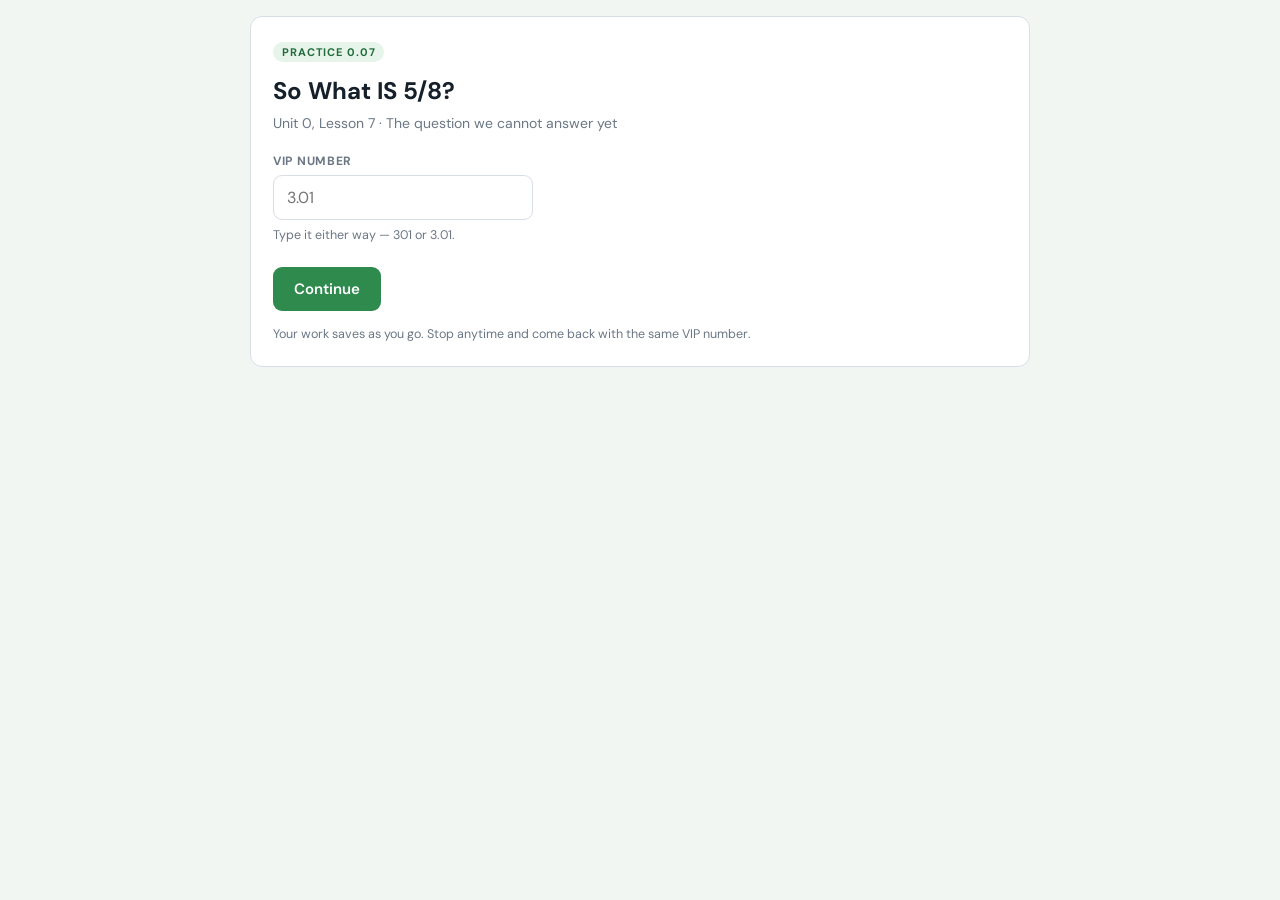
<file: 0-07.html>
<!DOCTYPE html>
<html lang="en">
<head>
<meta charset="UTF-8">
<meta name="viewport" content="width=device-width, initial-scale=1">
<title>Practice 0.07 — So What IS 5/8?</title>
<link rel="stylesheet" href="tokens.css">
<style>
  @import url('https://fonts.googleapis.com/css2?family=DM+Sans:wght@400;500;600;700&display=swap');
  /* Colours and the reset come from tokens.css, linked above. */
  body{font-family:'DM Sans',system-ui,sans-serif;background:var(--wash);color:var(--ink);line-height:1.5;padding:16px}
  .shell{max-width:780px;margin:0 auto}
  .bar{background:var(--paper);border:1px solid var(--line);border-radius:12px;padding:12px 16px;margin-bottom:14px;display:flex;justify-content:space-between;align-items:center;gap:12px;flex-wrap:wrap}
  .who{font-size:13px;color:var(--muted)} .who b{color:var(--ink)}
  .code{font-size:11px;font-weight:700;letter-spacing:.08em;text-transform:uppercase;color:var(--green-deep);background:var(--green-soft);padding:3px 9px;border-radius:20px}
  .track{height:6px;background:var(--line);border-radius:6px;overflow:hidden;margin-top:10px;width:100%}
  .track > div{height:100%;background:var(--green);width:0;transition:width .3s}
  .card{background:var(--paper);border:1px solid var(--line);border-radius:12px;padding:22px;margin-bottom:14px}
  h1{font-size:24px;font-weight:700;margin-bottom:4px}
  h2{font-size:19px;font-weight:700;margin-bottom:10px}
  .sub{color:var(--muted);font-size:14px;margin-bottom:18px}
  .teach{background:var(--gold-soft);border-left:4px solid var(--gold);padding:12px 14px;border-radius:0 8px 8px 0;font-size:14px;margin-bottom:18px;white-space:pre-line}
  .extbanner{background:var(--violet-soft);border-left:4px solid var(--violet);padding:12px 14px;border-radius:0 8px 8px 0;font-size:14px;margin-bottom:18px}
  .q{border-top:1px solid var(--line);padding-top:16px;margin-top:16px}
  .q:first-of-type{border-top:0;padding-top:0;margin-top:0}
  .qnum{font-size:11px;font-weight:700;color:var(--muted);letter-spacing:.06em;margin-bottom:5px}
  .prompt{font-size:16px;margin-bottom:12px;white-space:pre-line}
  .choices{display:flex;flex-direction:column;gap:8px}
  .choice{border:1.5px solid var(--line);border-radius:9px;padding:11px 14px;cursor:pointer;font-size:15px;background:var(--paper);text-align:left;transition:.12s;font-family:inherit}
  .choice:hover{border-color:var(--green)}
  .choice.sel{border-color:var(--green);background:var(--green-soft);font-weight:600}
  input[type=text]{width:100%;max-width:260px;padding:11px 13px;border:1.5px solid var(--line);border-radius:9px;font-size:16px;font-family:inherit}
  input[type=text]:focus,textarea:focus{outline:none;border-color:var(--green)}
  textarea{width:100%;min-height:90px;padding:11px 13px;border:1.5px solid var(--line);border-radius:9px;font-size:15px;font-family:inherit;resize:vertical}
  .hint{font-size:12.5px;color:var(--muted);margin-top:6px}
  .keypad{display:flex;gap:6px;margin-top:8px;flex-wrap:wrap}
  .key{font-family:inherit;font-size:17px;font-weight:600;line-height:1;background:var(--green-soft);
       border:1.5px solid #bcdcc7;color:var(--green-deep);border-radius:8px;padding:7px 14px;cursor:pointer}
  .key:hover{background:#d5ecdd;border-color:var(--green)}
  .key:active{transform:translateY(1px)}
  .keylab{font-size:11.5px;color:var(--muted);align-self:center;margin-right:2px}
  .row{display:flex;gap:10px;align-items:center;flex-wrap:wrap;margin-top:22px}
  button{font-family:inherit;font-size:15px;font-weight:600;border-radius:9px;padding:11px 20px;border:1.5px solid transparent;cursor:pointer;transition:.12s}
  .primary{background:var(--green);color:#fff} .primary:hover{background:var(--green-deep)}
  .primary:disabled{background:#a9c9b5;cursor:not-allowed}
  .ghost{background:var(--paper);border-color:var(--line);color:var(--ink)} .ghost:hover{border-color:var(--muted)}
  .spacer{flex:1}
  .savenote{font-size:12.5px;color:var(--green);font-weight:600}
  .slidelist{display:flex;flex-direction:column;gap:8px;margin:16px 0}
  .chip{display:flex;align-items:center;gap:12px;border:1.5px solid var(--line);border-radius:9px;padding:11px 14px;cursor:pointer;background:var(--paper)}
  .chip:hover{border-color:var(--muted)}
  .chip .mark{font-size:18px;width:24px;text-align:center;flex-shrink:0}
  .chip .lbl{flex:1;font-size:14.5px} .chip .cnt{font-size:12px;color:var(--muted)}
  .chip.ok{background:var(--green-soft);border-color:#b7ddc4} .chip.ok .mark{color:var(--green)}
  .chip.bad{background:var(--red-soft);border-color:#f2c3c0} .chip.bad .mark{color:var(--red)}
  .chip.wait{background:var(--gold-soft);border-color:#ecd79a}
  .chip.ext{background:var(--violet-soft);border-color:#cfc2f0} .chip.ext .mark{color:var(--violet)}
  .score{font-size:44px;font-weight:700;line-height:1}
  .scorelab{font-size:13px;color:var(--muted);text-transform:uppercase;letter-spacing:.06em}
  .field{margin-bottom:16px}
  .field label{display:block;font-size:12px;font-weight:700;text-transform:uppercase;letter-spacing:.06em;color:var(--muted);margin-bottom:5px}
  .err{color:var(--red);font-size:13px;font-weight:600;margin-top:8px}
  .linkish{background:none;border:0;padding:0;color:var(--blue);font-family:inherit;font-size:14px;font-weight:600;text-decoration:underline;cursor:pointer}
  .fracprev{margin-top:7px;font-size:17px;color:var(--green-deep);min-height:1.2em}
  .fracprev .lab{font-size:11.5px;color:var(--muted);text-transform:uppercase;letter-spacing:.06em;margin-right:7px}
  .answers{margin:-4px 0 2px 0;display:flex;flex-direction:column;gap:2px}
  .arow{display:flex;align-items:baseline;gap:8px;font-size:13.5px;padding:2px 14px 2px 40px}
  .arow .aq{color:var(--muted);font-weight:700;font-size:11px;letter-spacing:.05em;flex-shrink:0;min-width:26px}
  .arow .atext{flex:1;word-break:break-word}
  .arow .afix{color:var(--green-deep);font-weight:600;flex-shrink:0}
  .arow .ablank{color:var(--muted);font-style:italic}
  .arow .anote{color:var(--muted)}
  /* Review rows jump to the question. Done-screen rows don't — nothing to go back to. */
  #slideList .arow{cursor:pointer;border-radius:7px;border:1px solid transparent;transition:.12s}
  #slideList .arow:hover{background:var(--wash);border-color:var(--line)}
  #slideList .arow:hover .atext{text-decoration:underline}
  .answers.flat .arow{padding-left:14px}
  .donehead{font-size:13px;font-weight:700;text-transform:uppercase;letter-spacing:.06em;color:var(--muted);margin:18px 0 6px}
  .bigcheck{font-size:56px;text-align:center;margin-bottom:8px}
  .center{text-align:center}
  .hide{display:none}
  code.work{font-family:ui-monospace,Menlo,Consolas,monospace;background:#f4f6f8;padding:2px 5px;border-radius:4px;font-size:14px}
</style>
</head>
<body>
<div class="shell">

  <div id="startScreen" class="card">
    <span class="code" id="startCode"></span>
    <h1 style="margin-top:10px" id="startTitle"></h1>
    <p class="sub" id="startSub"></p>
    <div class="field" id="vipField">
      <label for="vipIn">VIP number</label>
      <input type="text" id="vipIn" inputmode="numeric" maxlength="4" placeholder="3.01" autocomplete="off">
      <div class="hint">Type it either way — 301 or 3.01.</div>
    </div>
    <div id="confirmBox" class="teach hide"></div>
    <div id="resumeNote" class="teach hide"></div>
    <div id="startErr" class="err hide"></div>
    <div class="row">
      <button class="primary" id="lookupBtn">Continue</button>
      <button class="primary hide" id="startBtn">That's me — start</button>
      <button class="linkish hide" id="retryBtn">Not me, try again</button>
    </div>
    <p class="hint" style="margin-top:14px">Your work saves as you go. Stop anytime and come back with the same VIP number.</p>
  </div>

  <div id="practiceScreen" class="hide">
    <div class="bar">
      <div class="who"><b id="barWho"></b> · VIP <span id="barVip"></span></div>
      <span class="code" id="barCode"></span>
      <div class="track"><div id="progressFill"></div></div>
    </div>
    <div class="card" id="slideCard"></div>
    <div class="row" style="margin-top:0">
      <button class="ghost" id="backBtn">← Back</button>
      <button class="primary" id="nextBtn">Next →</button>
      <button class="ghost" id="checkBtn">Check my work</button>
      <div class="spacer"></div>
      <span class="savenote" id="saveNote"></span>
      <button class="ghost" id="exitBtn">Save &amp; exit</button>
    </div>
  </div>

  <div id="reviewScreen" class="hide">
    <div class="card">
      <h2>How did you do?</h2>
      <p class="sub">Tap any slide — or any single answer — to go back and fix it. Nothing is turned in until you press the button at the bottom.</p>
      <div style="display:flex;align-items:baseline;gap:10px;margin-bottom:6px">
        <span class="score" id="scoreNum"></span><span class="scorelab">correct</span>
      </div>
      <div class="slidelist" id="slideList"></div>
      <div class="teach" id="reviewNote"></div>
      <div class="row">
        <button class="ghost" id="reviewBackBtn">← Back to my work</button>
        <div class="spacer"></div>
        <button class="primary" id="submitBtn">Turn in</button>
      </div>
      <div id="submitErr" class="err hide"></div>
    </div>
  </div>

  <div id="doneScreen" class="hide">
    <div class="card center">
      <div class="bigcheck">✅</div>
      <h2>Turned in!</h2>
      <p class="sub" id="doneSub"></p>
      <div class="teach" style="text-align:left" id="doneDetail"></div>
      <div id="doneAnswers" style="text-align:left"></div>
    </div>
  </div>

</div>

<script src="roster.js"></script>
<script>
/* ==========================================================================
   EDIT ONLY THIS BLOCK TO MAKE A NEW PRACTICE SET.
   Add  extension: true  to a slide and it becomes a bonus slide:
   it still gets graded, but it does NOT count against the student's score.
   ========================================================================== */

const SUBMIT_URL = "https://script.google.com/macros/s/AKfycbzJxzE8FRVF7gA6vPOzcuPAqBF7y_oeBMVpifKrhJ--yGqUfGN-WADMdbX23rCjoY0P/exec"; // ← paste your Apps Script /exec URL here

// Symbol buttons shown under every typed-answer box (they aren't on a keyboard).
// Override per question with  keys:["÷","½"]  or switch them off with  keys:[]
const DEFAULT_KEYS = ["÷"];

const LESSON = {
  code: "0.07",
  title: "So What IS 5/8?",
  subtitle: "Unit 0, Lesson 7 · The question we cannot answer yet",

  slides: [

    { title: "Warm-up",
      teach: "Three you know by heart:\n1/2 = 0.5     1/4 = 0.25     3/4 = 0.75",
      questions: [
        { type:"text", prompt:"Write 1/2 as a decimal.", accept:["0.5",".5"] },
        { type:"text", prompt:"Write 3/4 as a decimal.", accept:["0.75",".75"] },
        { type:"mc", prompt:"In 0.7, the 7 is in the...", choices:["ones place","tenths place","hundredths place","thousandths place"], answer:1 },
        { type:"mc", prompt:"In 0.07, the 7 is in the...", choices:["ones place","tenths place","hundredths place","thousandths place"], answer:2 }
      ]},

    { title: "A fraction is division",
      teach: "The fraction bar and the division sign do the same job.",
      questions: [
        { type:"text", prompt:"Write 5/8 as a division problem.", accept:["5/8","5÷8"] },
        { type:"text", prompt:"Write 3 ÷ 4 as a fraction.", accept:["3/4"] },
        { type:"mc", prompt:"Which of these means the same as 2/5?", choices:["5 ÷ 2","2 ÷ 5","2 × 5","5 − 2"], answer:1 }
      ]},

    { title: "Which ones can you already do?",
      teach: "Some you know by heart. Some you do not have a method for yet. Both are fine today.",
      questions: [
        { type:"mc", prompt:"Can you write 1/2 as an exact decimal right now?", choices:["Yes","Not yet"], answer:0 },
        { type:"mc", prompt:"Can you write 5/8 as an exact decimal right now?", choices:["Yes","Not yet"], answer:1 },
        { type:"mc", prompt:"Can you write 2/3 as an exact decimal right now?", choices:["Yes","Not yet"], answer:1 }
      ]},

    { title: "About is not the same as exact",
      teach: "A 5 metre board is cut into 8 equal pieces. Your estimate said about 0.6 m each.",
      questions: [
        { type:"text", prompt:"Work out 8 × 0.6.", accept:["4.8"], keys:[] },
        { type:"mc", prompt:"Eight pieces of 0.6 m come to 4.8 m. But the board is 5 m. What does that tell you?", choices:["0.6 is exactly right","0.6 is a little too small","0.6 is a little too big","Nothing at all"], answer:1 },
        { type:"mc", prompt:"So 5/8 is...", choices:["a bit more than 0.6","a bit less than 0.6","exactly 0.6","exactly 0.5"], answer:0 }
      ]},

    { title: "The four steps",
      teach: "Divide. Multiply. Subtract. Bring down. Then start again.",
      questions: [
        { type:"mc", prompt:"What is the FIRST step of long division?", choices:["Divide","Multiply","Subtract","Bring down"], answer:0 },
        { type:"mc", prompt:"You have just divided. What comes next?", choices:["Multiply","Subtract","Bring down","Stop"], answer:0 },
        { type:"mc", prompt:"You have just subtracted. What comes next?", choices:["Divide again","Multiply","Bring down the next digit","Stop"], answer:2 }
      ]},

    { title: "Turn these into decimals",
      teach: "Tenths and hundredths are already decimals — the bottom number tells you which place to fill.\n4/10 = 0.4     7/100 = 0.07\nAnd these three you know by heart: 1/2 = 0.5     1/4 = 0.25     3/4 = 0.75",
      questions: [
        { type:"text", prompt:"Write 3/10 as a decimal.", accept:["0.3",".3"], keys:[] },
        { type:"text", prompt:"Write 9/100 as a decimal.", accept:["0.09",".09"], keys:[] },
        { type:"text", prompt:"Write 1/4 as a decimal.", accept:["0.25",".25"], keys:[] },
        { type:"text", prompt:"Write 6/10 as a decimal.", accept:["0.6",".6"], keys:[] }
      ]},

    { title: "Catch the mistake",
      questions: [
        { type:"mc", prompt:"A student says: \"5/8 is about 0.6, and 0.6 = 6/10, so 5/8 = 6/10.\" What did they get right, and what went wrong?", choices:["Everything is right","0.6 = 6/10 is correct, but \"about\" does not mean \"equal\" — 5/8 is not 6/10","6/10 should have been 6/100","5/8 really is 6/10"], answer:1 },
        { type:"mc", prompt:"A student starts 84 ÷ 6, writes 1, and stops. What did they forget?", choices:["Nothing","To bring down the 4 and keep going","To multiply first","To check the answer"], answer:1 }
      ]},

    { title: "Explain it",
      questions: [
        { type:"written", prompt:"8 does not go into 5. Explain why that is a problem, in your own words. Then say what you think we will need in order to fix it.",
          hint:"Your teacher reads this one. Write at least four sentences." }
      ]},

    { title: "Challenge Zone",
      extension: true,
      questions: [
        { type:"text", prompt:"126 ÷ 6", accept:["21"], keys:[] },
        { type:"text", prompt:"872 ÷ 8", accept:["109"], keys:[], hint:"Careful in the middle." },
        { type:"mc", prompt:"Which of these can you NOT write as an exact decimal yet?", choices:["1/2","3/4","5/8","1/10"], answer:2 },
        { type:"mc", prompt:"8 × 0.7 = 5.6, and the board is only 5 m. So 5/8 is...", choices:["more than 0.7","less than 0.7","exactly 0.7","exactly 0.6"], answer:1, hint:"You already know it is more than 0.6. Now you know something else." }
      ]}

  ]
};

/* ==========================================================================
   ENGINE — nothing below here needs editing.
   ========================================================================== */
const el = id => document.getElementById(id);
/* Identity comes from roster.js — initials only, never a name. */
const S = { vip:null, vipDisplay:"", section:"", teacher:"", teacherName:"", initials:"",
            idx:0, returnTo:0, answers:{}, submitted:false, attempt:0 };

/* greentime:301:0.01 — vip is the integer, setId is the lesson code. */
const keyFor = vip => `greentime:${vip}:${LESSON.code}`;

function save(){
  try{
    localStorage.setItem(keyFor(S.vip), JSON.stringify({
      vip:S.vip, vipDisplay:S.vipDisplay, section:S.section, teacher:S.teacher,
      idx:S.idx, answers:S.answers,
      submitted:S.submitted, attempt:S.attempt, saved:new Date().toISOString()
    }));
    flashSaved();
  }catch(e){}
}
function load(vip){
  try{ const raw = localStorage.getItem(keyFor(vip)); return raw ? JSON.parse(raw) : null; }catch(e){ return null; }
}
let flashTimer;
function flashSaved(){
  const n = el('saveNote'); if(!n) return;
  n.textContent = "Saved ✓"; clearTimeout(flashTimer);
  flashTimer = setTimeout(()=>{ n.textContent=""; }, 1600);
}

/* ---- stacked fractions, display only ----------------------------------
   Storage, submission and answer-checking never see this. The student
   types 2/5, we save and send "2/5"; this only changes how it looks.
   Anything that isn't a plain fraction (0.625, 40, a written paragraph)
   comes back escaped and unchanged. */
const FRAC_ONLY  = /^(-?\d+)\/(\d+)$/;        //  2/5   -2/9
const FRAC_MIXED = /^(-?\d+)\s+(\d+)\/(\d+)$/; //  1 3/5

function looksLikeFraction(text){
  const s = String(text ?? "").trim();
  return FRAC_ONLY.test(s) || FRAC_MIXED.test(s);
}

function renderFraction(text){
  const raw = String(text ?? "");
  const s = raw.trim();
  let whole = "", num = "", den = "", m;
  if((m = s.match(FRAC_MIXED))){ whole = m[1]; num = m[2]; den = m[3]; }
  else if((m = s.match(FRAC_ONLY))){ num = m[1]; den = m[2]; }
  else return escapeHtml(raw);
  /* escape before building: this lands in innerHTML and a kid will try it */
  const stack = `<span class="fr"><span class="nu">${escapeHtml(num)}</span>` +
                `<span class="de">${escapeHtml(den)}</span></span>`;
  return whole
    ? `<span class="fr-wrap">${escapeHtml(whole)}${stack}</span>`
    : stack;
}

function normalize(s){
  return String(s).toLowerCase().trim()
    .replace(/,/g,"").replace(/\s+/g,"")
    .replace(/÷/g,"/").replace(/dividedby/g,"/")
    .replace(/remainder/g,"r");
}
function isCorrect(q,val){
  if(q.type === "written") return null;
  if(val === undefined || val === "" || val === null) return false;
  if(q.type === "mc") return Number(val) === q.answer;
  return q.accept.some(a => normalize(a) === normalize(val));
}
const qid = (si,qi) => `s${si}q${qi}`;

function slideStatus(si){
  const sl = LESSON.slides[si];
  let graded=0, right=0, blank=0;
  sl.questions.forEach((q,qi)=>{
    const v = S.answers[qid(si,qi)];
    if(q.type === "written"){ if(!v || !String(v).trim()) blank++; return; }
    graded++;
    if(v === undefined || v === "") blank++;
    else if(isCorrect(q,v)) right++;
  });
  return {graded,right,blank,ext:!!sl.extension};
}
function totals(){
  let g=0,r=0,eg=0,er=0;
  LESSON.slides.forEach((sl,si)=>{
    const st = slideStatus(si);
    if(sl.extension){ eg+=st.graded; er+=st.right; }
    else { g+=st.graded; r+=st.right; }
  });
  return {graded:g,right:r,extGraded:eg,extRight:er};
}

function show(which){
  ['startScreen','practiceScreen','reviewScreen','doneScreen']
    .forEach(id => el(id).classList.toggle('hide', id !== which));
  window.scrollTo(0,0);
}

el('startCode').textContent = "Practice " + LESSON.code;
el('startTitle').textContent = LESSON.title;
el('startSub').textContent = LESSON.subtitle;

/* Whoever we just looked up and are waiting on the student to confirm. */
let pending = null;

/* Allow digits and one dot while typing: "301" and "3.01" both work. */
el('vipIn').addEventListener('input', e=>{
  e.target.value = e.target.value.replace(/[^0-9.]/g,'').slice(0,4);
  el('startErr').classList.add('hide');
});
el('vipIn').addEventListener('keydown', e=>{
  if(e.key === 'Enter' && !el('lookupBtn').classList.contains('hide')) el('lookupBtn').click();
});

function askAgain(){
  pending = null;
  el('confirmBox').classList.add('hide');
  el('resumeNote').classList.add('hide');
  el('startBtn').classList.add('hide');
  el('retryBtn').classList.add('hide');
  el('lookupBtn').classList.remove('hide');
  el('vipField').classList.remove('hide');
  el('vipIn').readOnly = false;
  el('vipIn').value = "";
  el('vipIn').focus();
}

el('lookupBtn').onclick = ()=>{
  const err = el('startErr');
  const r = lookupVip(el('vipIn').value);
  if(!r){
    err.textContent = "That VIP number isn't on my list. Check your card or ask your teacher.";
    err.classList.remove('hide');
    return;
  }
  err.classList.add('hide');
  pending = r;

  el('confirmBox').innerHTML =
    `<b>${escapeHtml(r.display)} — ${escapeHtml(r.initials)}</b>, section ${escapeHtml(r.section)}.<br>Is that you?`;
  el('confirmBox').classList.remove('hide');

  const prev = load(r.vip), note = el('resumeNote');
  if(prev && !prev.submitted){
    note.textContent = `Picking up where you stopped — slide ${prev.idx+1}.`;
    note.classList.remove('hide');
  } else if(prev && prev.submitted){
    note.textContent = `You already turned in Practice ${LESSON.code}. You can keep working — turning it in again sends your teacher an updated copy.`;
    note.classList.remove('hide');
  } else {
    note.classList.add('hide');
  }

  el('vipIn').readOnly = true;
  el('lookupBtn').classList.add('hide');
  el('startBtn').classList.remove('hide');
  el('retryBtn').classList.remove('hide');
};

el('retryBtn').onclick = askAgain;

el('startBtn').onclick = ()=>{
  if(!pending) return;
  const prev = load(pending.vip);
  if(prev){ S.idx = prev.idx; S.answers = prev.answers || {}; }
  S.vip = pending.vip; S.vipDisplay = pending.display;
  S.section = pending.section; S.teacher = pending.teacher;
  S.teacherName = pending.teacherName;
  S.initials = pending.initials;
  /* Keep the turned-in flag and the attempt count. Reopening a finished
     practice must not quietly pretend it was never handed in. */
  S.submitted = prev ? !!prev.submitted : false;
  S.attempt = (prev && prev.attempt) || 0;
  el('barWho').textContent = S.initials;
  el('barVip').textContent = S.vipDisplay;
  el('barCode').textContent = "Practice "+LESSON.code;
  el('submitBtn').textContent = "Turn in to " + S.teacherName;
  show('practiceScreen'); renderSlide();
};

/* Live fraction preview under a typed answer — the moment they type the
   slash they see it stacked. Nothing here touches the stored value. */
function updatePreview(inp){
  const box = el('slideCard').querySelector(`.fracprev[data-prev="${inp.dataset.q}"]`);
  if(!box) return;
  if(looksLikeFraction(inp.value)){
    box.innerHTML = `<span class="lab">That's</span>` + renderFraction(inp.value);
    box.classList.remove('hide');
  } else {
    box.innerHTML = "";
    box.classList.add('hide');
  }
}

function renderSlide(){
  const si=S.idx, sl=LESSON.slides[si];
  el('progressFill').style.width = (si/LESSON.slides.length*100)+"%";
  const required = LESSON.slides.filter(s=>!s.extension).length;

  let html = `<div class="sub" style="margin-bottom:6px">Slide ${si+1} of ${LESSON.slides.length}</div>`;
  html += `<h2>${escapeHtml(sl.title)}</h2>`;
  const firstExt = LESSON.slides.findIndex(s => s.extension);
  if(sl.extension){
    html += si === firstExt
      ? `<div class="extbanner">🌟 <b>Bonus round.</b> You've finished all ${required} required slides — nice. Nothing from here counts against your score, so swing away.</div>`
      : `<div class="extbanner">🌟 <b>Still bonus.</b> Doesn't count against your score.</div>`;
  }
  if(sl.teach) html += `<div class="teach">${escapeHtml(sl.teach)}</div>`;

  sl.questions.forEach((q,qi)=>{
    const id=qid(si,qi), val=S.answers[id];
    html += `<div class="q" data-qi="${qi}"><div class="qnum">QUESTION ${qi+1}</div><div class="prompt">${escapeHtml(q.prompt)}</div>`;
    if(q.type==="mc"){
      html += `<div class="choices">`;
      q.choices.forEach((c,ci)=>{
        html += `<button class="choice ${String(val)===String(ci)?'sel':''}" data-q="${id}" data-c="${ci}">${escapeHtml(c)}</button>`;
      });
      html += `</div>`;
    } else if(q.type==="written"){
      html += `<textarea data-q="${id}" placeholder="Write your answer here...">${escapeHtml(val||"")}</textarea>`;
    } else {
      html += `<input type="text" data-q="${id}" value="${escapeHtml(val||"")}" placeholder="Your answer" autocomplete="off">`;
      const keys = q.keys === undefined ? DEFAULT_KEYS : q.keys;
      if(keys && keys.length){
        html += `<div class="keypad"><span class="keylab">Tap to insert:</span>`;
        keys.forEach(k => { html += `<button class="key" data-ins="${escapeHtml(k)}" data-target="${id}">${escapeHtml(k)}</button>`; });
        html += `</div>`;
      }
      html += `<div class="fracprev hide" data-prev="${id}"></div>`;
    }
    if(q.hint) html += `<div class="hint">💡 ${escapeHtml(q.hint)}</div>`;
    html += `</div>`;
  });
  el('slideCard').innerHTML = html;

  el('slideCard').querySelectorAll('.choice').forEach(b=>{
    b.onclick=()=>{
      S.answers[b.dataset.q]=Number(b.dataset.c);
      b.parentElement.querySelectorAll('.choice').forEach(x=>x.classList.remove('sel'));
      b.classList.add('sel'); save();
    };
  });
  el('slideCard').querySelectorAll('input[type=text], textarea').forEach(inp=>{
    inp.oninput=()=>{ S.answers[inp.dataset.q]=inp.value; updatePreview(inp); };
    inp.onblur=()=>save();
    updatePreview(inp);   // show it straight away when resuming
  });
  el('slideCard').querySelectorAll('.key').forEach(k=>{
    k.onclick=()=>{
      const inp = el('slideCard').querySelector(`input[data-q="${k.dataset.target}"]`);
      if(!inp) return;
      const a = inp.selectionStart ?? inp.value.length;
      const b = inp.selectionEnd   ?? inp.value.length;
      inp.value = inp.value.slice(0,a) + k.dataset.ins + inp.value.slice(b);
      const pos = a + k.dataset.ins.length;
      inp.focus(); inp.setSelectionRange(pos,pos);
      S.answers[inp.dataset.q] = inp.value; updatePreview(inp); save();
    };
  });

  el('backBtn').style.visibility = si===0 ? 'hidden':'visible';
  el('nextBtn').textContent = si===LESSON.slides.length-1 ? "Check my work →" : "Next →";
}

/* Going to the review screen from anywhere. Remembers the slide they were
   on so "Back to my work" puts them back, and saves first — same as Next.
   This only looks; nothing is turned in until the button on the review screen. */
function openReview(){
  S.returnTo = S.idx;
  save();
  renderReview();
}

el('backBtn').onclick=()=>{ if(S.idx>0){ S.idx--; save(); renderSlide(); } };
el('nextBtn').onclick=()=>{
  save();
  if(S.idx < LESSON.slides.length-1){ S.idx++; renderSlide(); } else openReview();
};
el('checkBtn').onclick = openReview;

/* Jump straight to one question and put the cursor in it. */
function goToQuestion(si, qi){
  S.idx = Number(si);
  show('practiceScreen');
  renderSlide();
  const q = el('slideCard').querySelector(`.q[data-qi="${qi}"]`);
  if(!q) return;
  q.scrollIntoView({behavior:'smooth', block:'center'});
  const field = q.querySelector('input[type=text], textarea');
  if(field) field.focus({preventScroll:true});
}
el('exitBtn').onclick=()=>{
  save();
  alert(`Saved, ${S.initials}. Come back on this same computer and type VIP ${S.vipDisplay} to pick up where you left off.`);
};

const arow = (label, mark, body, attrs="") =>
  `<div class="arow"${attrs}><span class="aq">${label}</span>` +
  `<span class="amark">${mark}</span><span class="atext">${body}</span></div>`;

/* What the student sees BEFORE turning in: which ones are wrong, and what
   they themselves put. Deliberately no correct answers here — this screen
   sits in front of the submit button, and the point is to make them think,
   not to let them copy their way to 100%. */
function answerRows(si, sl){
  let out = "";
  sl.questions.forEach((q,qi)=>{
    const v = S.answers[qid(si,qi)];
    const blank = (v === undefined || v === "" || v === null);
    let mark, body;
    if(q.type === "written"){
      mark = "✎";
      body = blank ? `<span class="ablank">not answered</span>`
                   : `<span class="anote">your teacher will read this</span>`;
    } else if(blank){
      mark = "•"; body = `<span class="ablank">not answered</span>`;
    } else if(q.type === "mc"){
      mark = isCorrect(q, v) ? "✓" : "✗";
      body = renderFraction(q.choices[Number(v)]);
    } else {
      mark = isCorrect(q, v) ? "✓" : "✗";
      body = renderFraction(v);
    }
    out += arow(`Q${qi+1}`, mark, body, ` data-go-s="${si}" data-go-q="${qi}"`);
  });
  return `<div class="answers">${out}</div>`;
}

/* What the student sees AFTER turning in, when it is too late to edit:
   the answer to everything they missed. Nothing to game at this point. */
function doneAnswerList(){
  let out = "", missed = 0;
  LESSON.slides.forEach((sl,si)=>{
    sl.questions.forEach((q,qi)=>{
      const v = S.answers[qid(si,qi)];
      const blank = (v === undefined || v === "" || v === null);
      const label = `${si+1}.${qi+1}`;
      if(q.type === "written"){
        out += arow(label, "✎", `<span class="anote">your teacher will read this</span>`);
        return;
      }
      if(!blank && isCorrect(q, v)) return;          // got it — nothing to say
      missed++;
      const correct = q.type === "mc"
        ? q.choices[q.answer]
        : (q.accept && q.accept.length ? q.accept[0] : "");
      const mine = blank
        ? `<span class="ablank">left blank</span>`
        : (q.type === "mc" ? renderFraction(q.choices[Number(v)]) : renderFraction(v));
      out += arow(label, "✗", `${mine} <span class="afix">→ ${renderFraction(correct)}</span>`);
    });
  });
  if(!out) return "";
  return `<div class="donehead">${missed ? "The ones to look at" : "For your teacher"}</div>` +
         `<div class="answers flat">${out}</div>`;
}

function renderReview(){
  show('reviewScreen');
  const t = totals();
  el('scoreNum').textContent = `${t.right}/${t.graded}`;

  let list="", anyBlank=false;
  LESSON.slides.forEach((sl,si)=>{
    const st=slideStatus(si);
    let cls,mark,note;
    if(sl.extension){
      cls="ext"; mark="🌟";
      note = st.blank>0 ? "bonus — optional" : `${st.right}/${st.graded} bonus correct`;
    } else if(st.blank>0){ cls="wait"; mark="•"; note="not finished"; anyBlank=true; }
    else if(st.graded===0){ cls="wait"; mark="✎"; note=`${S.teacherName} grades this`; }
    else if(st.right===st.graded){ cls="ok"; mark="✓"; note=`${st.right}/${st.graded} correct`; }
    else { cls="bad"; mark="✗"; note=`${st.right}/${st.graded} correct`; }
    list += `<div class="chip ${cls}" data-go="${si}"><span class="mark">${mark}</span>
      <span class="lbl"><b>Slide ${si+1}</b> — ${escapeHtml(sl.title)}</span>
      <span class="cnt">${escapeHtml(note)}</span></div>`;
    list += answerRows(si, sl);
  });
  el('slideList').innerHTML=list;
  el('slideList').querySelectorAll('.chip').forEach(c=>{
    c.onclick=()=>{ S.idx=Number(c.dataset.go); show('practiceScreen'); renderSlide(); };
  });
  el('slideList').querySelectorAll('.arow[data-go-s]').forEach(r=>{
    r.onclick=()=>goToQuestion(r.dataset.goS, r.dataset.goQ);
  });

  el('reviewNote').textContent = anyBlank
    ? "Some questions are still blank. Tap those slides and finish them before you turn in."
    : "Red slides mean something's off. Go fix them — you can change any answer before turning in.";
}
el('reviewBackBtn').onclick=()=>{ S.idx = S.returnTo; show('practiceScreen'); renderSlide(); };

el('submitBtn').onclick = async ()=>{
  const btn=el('submitBtn'); btn.disabled=true; btn.textContent="Sending...";
  const t=totals();
  const attemptNo = (S.attempt || 0) + 1;   // 1 the first time, 2 the second
  const payload={
    lesson:LESSON.code, lessonTitle:LESSON.title,
    vip:S.vip, vipDisplay:S.vipDisplay, section:S.section, teacher:S.teacher,
    score:t.right, outOf:t.graded, bonusScore:t.extRight, bonusOutOf:t.extGraded,
    submittedAt:new Date().toISOString(),
    attempt:attemptNo,
    answers: LESSON.slides.flatMap((sl,si)=> sl.questions.map((q,qi)=>({
      q:`${si+1}.${qi+1}`, bonus:!!sl.extension,
      response:S.answers[qid(si,qi)] ?? "",
      correct:isCorrect(q,S.answers[qid(si,qi)])
    })))
  };
  if(SUBMIT_URL){
    try{
      await fetch(SUBMIT_URL,{method:"POST",mode:"no-cors",
        headers:{"Content-Type":"text/plain;charset=utf-8"},body:JSON.stringify(payload)});
    }catch(e){}
  }
  /* Mark it turned in but KEEP the answers on this machine — if the send
     failed silently (no-cors hides that), the work is still recoverable. */
  S.attempt = attemptNo; S.submitted=true; save();
  el('doneSub').textContent=`Nice work, ${S.initials}.`;
  el('doneDetail').innerHTML =
    `<b>Practice ${LESSON.code} — ${escapeHtml(LESSON.title)}</b><br>
     VIP ${S.vipDisplay} · ${t.right} of ${t.graded} correct` +
     (t.extGraded ? ` · ${t.extRight}/${t.extGraded} bonus` : ``) +
    `<br>Turned in ${new Date().toLocaleString()}`;
  el('doneAnswers').innerHTML = doneAnswerList();
  show('doneScreen');
};

function escapeHtml(s){
  return String(s ?? "").replace(/[&<>"']/g,c=>({'&':'&amp;','<':'&lt;','>':'&gt;','"':'&quot;',"'":'&#39;'}[c]));
}
</script>
</body>
</html>
</file>
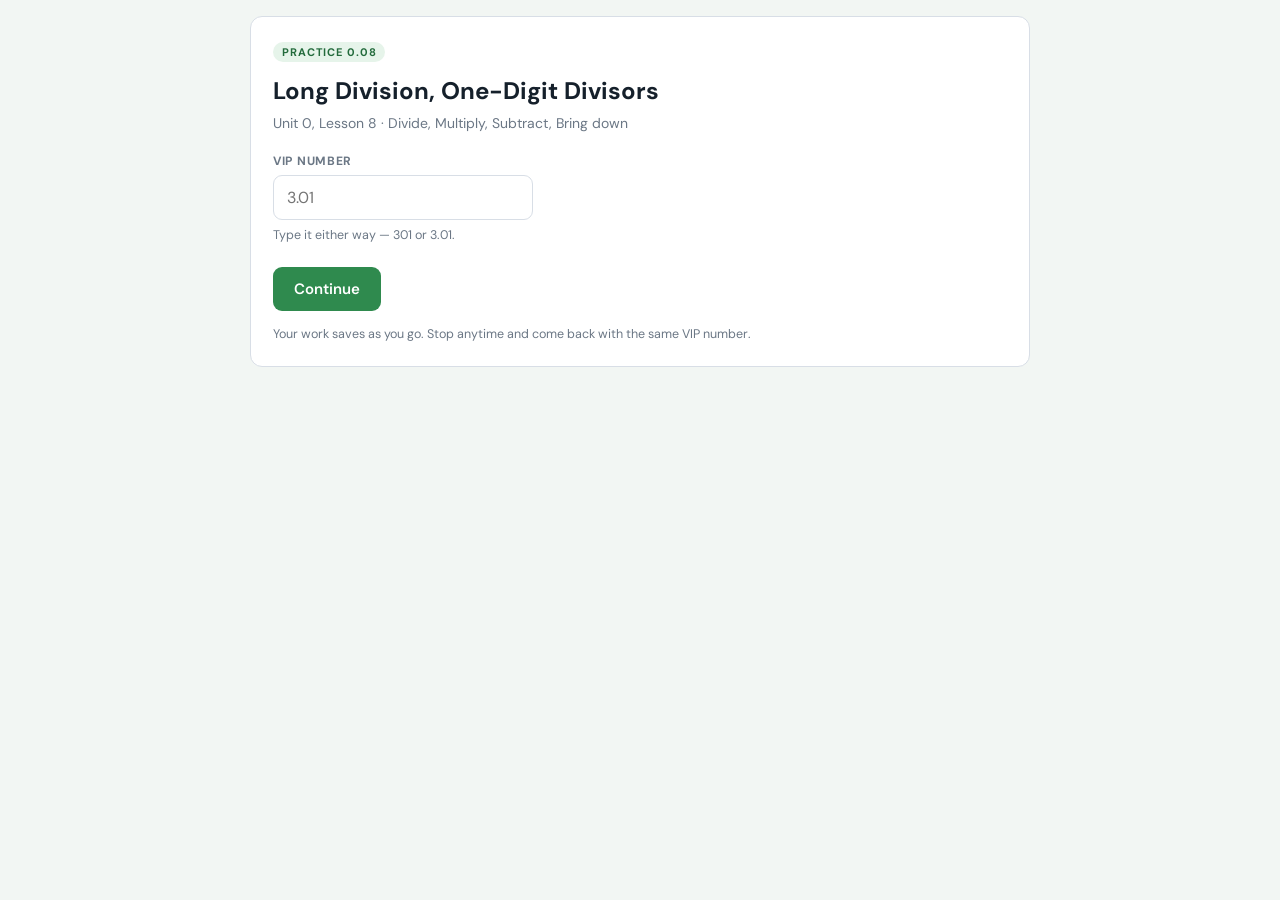
<file: 0-08.html>
<!DOCTYPE html>
<html lang="en">
<head>
<meta charset="UTF-8">
<meta name="viewport" content="width=device-width, initial-scale=1">
<title>Practice 0.08 — Long Division, One-Digit Divisors</title>
<link rel="stylesheet" href="tokens.css">
<style>
  @import url('https://fonts.googleapis.com/css2?family=DM+Sans:wght@400;500;600;700&display=swap');
  /* Colours and the reset come from tokens.css, linked above. */
  body{font-family:'DM Sans',system-ui,sans-serif;background:var(--wash);color:var(--ink);line-height:1.5;padding:16px}
  .shell{max-width:780px;margin:0 auto}
  .bar{background:var(--paper);border:1px solid var(--line);border-radius:12px;padding:12px 16px;margin-bottom:14px;display:flex;justify-content:space-between;align-items:center;gap:12px;flex-wrap:wrap}
  .who{font-size:13px;color:var(--muted)} .who b{color:var(--ink)}
  .code{font-size:11px;font-weight:700;letter-spacing:.08em;text-transform:uppercase;color:var(--green-deep);background:var(--green-soft);padding:3px 9px;border-radius:20px}
  .track{height:6px;background:var(--line);border-radius:6px;overflow:hidden;margin-top:10px;width:100%}
  .track > div{height:100%;background:var(--green);width:0;transition:width .3s}
  .card{background:var(--paper);border:1px solid var(--line);border-radius:12px;padding:22px;margin-bottom:14px}
  h1{font-size:24px;font-weight:700;margin-bottom:4px}
  h2{font-size:19px;font-weight:700;margin-bottom:10px}
  .sub{color:var(--muted);font-size:14px;margin-bottom:18px}
  .teach{background:var(--gold-soft);border-left:4px solid var(--gold);padding:12px 14px;border-radius:0 8px 8px 0;font-size:14px;margin-bottom:18px;white-space:pre-line}
  .extbanner{background:var(--violet-soft);border-left:4px solid var(--violet);padding:12px 14px;border-radius:0 8px 8px 0;font-size:14px;margin-bottom:18px}
  .q{border-top:1px solid var(--line);padding-top:16px;margin-top:16px}
  .q:first-of-type{border-top:0;padding-top:0;margin-top:0}
  .qnum{font-size:11px;font-weight:700;color:var(--muted);letter-spacing:.06em;margin-bottom:5px}
  .prompt{font-size:16px;margin-bottom:12px;white-space:pre-line}
  .choices{display:flex;flex-direction:column;gap:8px}
  .choice{border:1.5px solid var(--line);border-radius:9px;padding:11px 14px;cursor:pointer;font-size:15px;background:var(--paper);text-align:left;transition:.12s;font-family:inherit}
  .choice:hover{border-color:var(--green)}
  .choice.sel{border-color:var(--green);background:var(--green-soft);font-weight:600}
  input[type=text]{width:100%;max-width:260px;padding:11px 13px;border:1.5px solid var(--line);border-radius:9px;font-size:16px;font-family:inherit}
  input[type=text]:focus,textarea:focus{outline:none;border-color:var(--green)}
  textarea{width:100%;min-height:90px;padding:11px 13px;border:1.5px solid var(--line);border-radius:9px;font-size:15px;font-family:inherit;resize:vertical}
  .hint{font-size:12.5px;color:var(--muted);margin-top:6px}
  .keypad{display:flex;gap:6px;margin-top:8px;flex-wrap:wrap}
  .key{font-family:inherit;font-size:17px;font-weight:600;line-height:1;background:var(--green-soft);
       border:1.5px solid #bcdcc7;color:var(--green-deep);border-radius:8px;padding:7px 14px;cursor:pointer}
  .key:hover{background:#d5ecdd;border-color:var(--green)}
  .key:active{transform:translateY(1px)}
  .keylab{font-size:11.5px;color:var(--muted);align-self:center;margin-right:2px}
  .row{display:flex;gap:10px;align-items:center;flex-wrap:wrap;margin-top:22px}
  button{font-family:inherit;font-size:15px;font-weight:600;border-radius:9px;padding:11px 20px;border:1.5px solid transparent;cursor:pointer;transition:.12s}
  .primary{background:var(--green);color:#fff} .primary:hover{background:var(--green-deep)}
  .primary:disabled{background:#a9c9b5;cursor:not-allowed}
  .ghost{background:var(--paper);border-color:var(--line);color:var(--ink)} .ghost:hover{border-color:var(--muted)}
  .spacer{flex:1}
  .savenote{font-size:12.5px;color:var(--green);font-weight:600}
  .slidelist{display:flex;flex-direction:column;gap:8px;margin:16px 0}
  .chip{display:flex;align-items:center;gap:12px;border:1.5px solid var(--line);border-radius:9px;padding:11px 14px;cursor:pointer;background:var(--paper)}
  .chip:hover{border-color:var(--muted)}
  .chip .mark{font-size:18px;width:24px;text-align:center;flex-shrink:0}
  .chip .lbl{flex:1;font-size:14.5px} .chip .cnt{font-size:12px;color:var(--muted)}
  .chip.ok{background:var(--green-soft);border-color:#b7ddc4} .chip.ok .mark{color:var(--green)}
  .chip.bad{background:var(--red-soft);border-color:#f2c3c0} .chip.bad .mark{color:var(--red)}
  .chip.wait{background:var(--gold-soft);border-color:#ecd79a}
  .chip.ext{background:var(--violet-soft);border-color:#cfc2f0} .chip.ext .mark{color:var(--violet)}
  .score{font-size:44px;font-weight:700;line-height:1}
  .scorelab{font-size:13px;color:var(--muted);text-transform:uppercase;letter-spacing:.06em}
  .field{margin-bottom:16px}
  .field label{display:block;font-size:12px;font-weight:700;text-transform:uppercase;letter-spacing:.06em;color:var(--muted);margin-bottom:5px}
  .err{color:var(--red);font-size:13px;font-weight:600;margin-top:8px}
  .linkish{background:none;border:0;padding:0;color:var(--blue);font-family:inherit;font-size:14px;font-weight:600;text-decoration:underline;cursor:pointer}
  .fracprev{margin-top:7px;font-size:17px;color:var(--green-deep);min-height:1.2em}
  .fracprev .lab{font-size:11.5px;color:var(--muted);text-transform:uppercase;letter-spacing:.06em;margin-right:7px}
  .answers{margin:-4px 0 2px 0;display:flex;flex-direction:column;gap:2px}
  .arow{display:flex;align-items:baseline;gap:8px;font-size:13.5px;padding:2px 14px 2px 40px}
  .arow .aq{color:var(--muted);font-weight:700;font-size:11px;letter-spacing:.05em;flex-shrink:0;min-width:26px}
  .arow .atext{flex:1;word-break:break-word}
  .arow .afix{color:var(--green-deep);font-weight:600;flex-shrink:0}
  .arow .ablank{color:var(--muted);font-style:italic}
  .arow .anote{color:var(--muted)}
  /* Review rows jump to the question. Done-screen rows don't — nothing to go back to. */
  #slideList .arow{cursor:pointer;border-radius:7px;border:1px solid transparent;transition:.12s}
  #slideList .arow:hover{background:var(--wash);border-color:var(--line)}
  #slideList .arow:hover .atext{text-decoration:underline}
  .answers.flat .arow{padding-left:14px}
  .donehead{font-size:13px;font-weight:700;text-transform:uppercase;letter-spacing:.06em;color:var(--muted);margin:18px 0 6px}
  .bigcheck{font-size:56px;text-align:center;margin-bottom:8px}
  .center{text-align:center}
  .hide{display:none}
  code.work{font-family:ui-monospace,Menlo,Consolas,monospace;background:#f4f6f8;padding:2px 5px;border-radius:4px;font-size:14px}
</style>
</head>
<body>
<div class="shell">

  <div id="startScreen" class="card">
    <span class="code" id="startCode"></span>
    <h1 style="margin-top:10px" id="startTitle"></h1>
    <p class="sub" id="startSub"></p>
    <div class="field" id="vipField">
      <label for="vipIn">VIP number</label>
      <input type="text" id="vipIn" inputmode="numeric" maxlength="4" placeholder="3.01" autocomplete="off">
      <div class="hint">Type it either way — 301 or 3.01.</div>
    </div>
    <div id="confirmBox" class="teach hide"></div>
    <div id="resumeNote" class="teach hide"></div>
    <div id="startErr" class="err hide"></div>
    <div class="row">
      <button class="primary" id="lookupBtn">Continue</button>
      <button class="primary hide" id="startBtn">That's me — start</button>
      <button class="linkish hide" id="retryBtn">Not me, try again</button>
    </div>
    <p class="hint" style="margin-top:14px">Your work saves as you go. Stop anytime and come back with the same VIP number.</p>
  </div>

  <div id="practiceScreen" class="hide">
    <div class="bar">
      <div class="who"><b id="barWho"></b> · VIP <span id="barVip"></span></div>
      <span class="code" id="barCode"></span>
      <div class="track"><div id="progressFill"></div></div>
    </div>
    <div class="card" id="slideCard"></div>
    <div class="row" style="margin-top:0">
      <button class="ghost" id="backBtn">← Back</button>
      <button class="primary" id="nextBtn">Next →</button>
      <button class="ghost" id="checkBtn">Check my work</button>
      <div class="spacer"></div>
      <span class="savenote" id="saveNote"></span>
      <button class="ghost" id="exitBtn">Save &amp; exit</button>
    </div>
  </div>

  <div id="reviewScreen" class="hide">
    <div class="card">
      <h2>How did you do?</h2>
      <p class="sub">Tap any slide — or any single answer — to go back and fix it. Nothing is turned in until you press the button at the bottom.</p>
      <div style="display:flex;align-items:baseline;gap:10px;margin-bottom:6px">
        <span class="score" id="scoreNum"></span><span class="scorelab">correct</span>
      </div>
      <div class="slidelist" id="slideList"></div>
      <div class="teach" id="reviewNote"></div>
      <div class="row">
        <button class="ghost" id="reviewBackBtn">← Back to my work</button>
        <div class="spacer"></div>
        <button class="primary" id="submitBtn">Turn in</button>
      </div>
      <div id="submitErr" class="err hide"></div>
    </div>
  </div>

  <div id="doneScreen" class="hide">
    <div class="card center">
      <div class="bigcheck">✅</div>
      <h2>Turned in!</h2>
      <p class="sub" id="doneSub"></p>
      <div class="teach" style="text-align:left" id="doneDetail"></div>
      <div id="doneAnswers" style="text-align:left"></div>
    </div>
  </div>

</div>

<script src="roster.js"></script>
<script>
/* ==========================================================================
   EDIT ONLY THIS BLOCK TO MAKE A NEW PRACTICE SET.
   Add  extension: true  to a slide and it becomes a bonus slide:
   it still gets graded, but it does NOT count against the student's score.
   ========================================================================== */

const SUBMIT_URL = "https://script.google.com/macros/s/AKfycbzJxzE8FRVF7gA6vPOzcuPAqBF7y_oeBMVpifKrhJ--yGqUfGN-WADMdbX23rCjoY0P/exec"; // ← paste your Apps Script /exec URL here

// Symbol buttons shown under every typed-answer box (they aren't on a keyboard).
// Override per question with  keys:["÷","½"]  or switch them off with  keys:[]
const DEFAULT_KEYS = ["÷"];

const LESSON = {
  code: "0.08",
  title: "Long Division, One-Digit Divisors",
  subtitle: "Unit 0, Lesson 8 · Divide, Multiply, Subtract, Bring down",

  slides: [

    { title: "Warm-up",
      teach: "Long division is really a multiplication test in disguise. Warm those up first.",
      questions: [
        { type:"text", prompt:"6 × 8", accept:["48"], keys:[] },
        { type:"text", prompt:"9 × 3", accept:["27"], keys:[] },
        { type:"text", prompt:"56 ÷ 8", accept:["7"], keys:[] },
        { type:"mc", prompt:"In 0.04, the 4 is in the...", choices:["ones place","tenths place","hundredths place","thousandths place"], answer:2 }
      ]},

    { title: "The four steps, in order",
      teach: "D · M · S · B. Divide, multiply, subtract, bring down. Then again.",
      questions: [
        { type:"mc", prompt:"You have just multiplied. What comes next?", choices:["Divide","Subtract","Bring down","Stop"], answer:1 },
        { type:"mc", prompt:"There is nothing left to bring down. What do you do?", choices:["Start again","Stop — you are finished","Divide once more","Add a zero"], answer:1 },
        { type:"mc", prompt:"Which step tells you how much is left over so far?", choices:["Divide","Multiply","Subtract","Bring down"], answer:2 }
      ]},

    { title: "Two digits",
      teach: "Work on paper. Type only the answer.",
      questions: [
        { type:"text", prompt:"84 ÷ 6", accept:["14"], keys:[] },
        { type:"text", prompt:"96 ÷ 4", accept:["24"], keys:[] },
        { type:"text", prompt:"75 ÷ 5", accept:["15"], keys:[] }
      ]},

    { title: "Bring down twice",
      questions: [
        { type:"text", prompt:"476 ÷ 4", accept:["119"], keys:[] },
        { type:"text", prompt:"856 ÷ 4", accept:["214"], keys:[] },
        { type:"text", prompt:"639 ÷ 3", accept:["213"], keys:[] }
      ]},

    { title: "The tricky start",
      teach: "When the divisor does not fit into the first digit, take TWO digits instead.",
      questions: [
        { type:"text", prompt:"258 ÷ 6", accept:["43"], keys:[], hint:"6 does not fit into 2. Look at 25." },
        { type:"text", prompt:"216 ÷ 4", accept:["54"], keys:[] },
        { type:"text", prompt:"135 ÷ 5", accept:["27"], keys:[] }
      ]},

    { title: "Always check",
      teach: "Multiply your answer back by the divisor. You should land on the number you started with.",
      questions: [
        { type:"mc", prompt:"You worked out 476 ÷ 4 = 119. How do you check it?", choices:["119 × 4","119 ÷ 4","476 × 4","476 + 4"], answer:0 },
        { type:"text", prompt:"Do the check: 119 × 4", accept:["476"], keys:[] }
      ]},

    { title: "Catch the mistake",
      questions: [
        { type:"mc", prompt:"A student works out 618 ÷ 6 and writes 13. Check it: 13 × 6 = 78, not 618. Which digit went missing?", choices:["A 0 in the middle of the answer","A 1 at the front","A 6 at the end","Nothing is missing"], answer:0 },
        { type:"mc", prompt:"Why does that 0 belong there?", choices:["6 goes into 1 zero times, and that zero has to be written down","It makes the number look bigger","It is a decimal point","It is the remainder"], answer:0 }
      ]},

    { title: "Explain it",
      questions: [
        { type:"written", prompt:"Which of the four steps — divide, multiply, subtract, bring down — are you most likely to skip? Explain how you would catch yourself doing it.",
          hint:"Your teacher reads this one. Write at least four sentences." }
      ]},

    { title: "Challenge Zone",
      extension: true,
      questions: [
        { type:"text", prompt:"945 ÷ 7", accept:["135"], keys:[] },
        { type:"text", prompt:"1176 ÷ 8", accept:["147"], keys:[] },
        { type:"text", prompt:"2408 ÷ 8", accept:["301"], keys:[], hint:"There is a zero hiding in this answer." },
        { type:"text", prompt:"5040 ÷ 6", accept:["840"], keys:[] }
      ]}

  ]
};

/* ==========================================================================
   ENGINE — nothing below here needs editing.
   ========================================================================== */
const el = id => document.getElementById(id);
/* Identity comes from roster.js — initials only, never a name. */
const S = { vip:null, vipDisplay:"", section:"", teacher:"", teacherName:"", initials:"",
            idx:0, returnTo:0, answers:{}, submitted:false, attempt:0 };

/* greentime:301:0.01 — vip is the integer, setId is the lesson code. */
const keyFor = vip => `greentime:${vip}:${LESSON.code}`;

function save(){
  try{
    localStorage.setItem(keyFor(S.vip), JSON.stringify({
      vip:S.vip, vipDisplay:S.vipDisplay, section:S.section, teacher:S.teacher,
      idx:S.idx, answers:S.answers,
      submitted:S.submitted, attempt:S.attempt, saved:new Date().toISOString()
    }));
    flashSaved();
  }catch(e){}
}
function load(vip){
  try{ const raw = localStorage.getItem(keyFor(vip)); return raw ? JSON.parse(raw) : null; }catch(e){ return null; }
}
let flashTimer;
function flashSaved(){
  const n = el('saveNote'); if(!n) return;
  n.textContent = "Saved ✓"; clearTimeout(flashTimer);
  flashTimer = setTimeout(()=>{ n.textContent=""; }, 1600);
}

/* ---- stacked fractions, display only ----------------------------------
   Storage, submission and answer-checking never see this. The student
   types 2/5, we save and send "2/5"; this only changes how it looks.
   Anything that isn't a plain fraction (0.625, 40, a written paragraph)
   comes back escaped and unchanged. */
const FRAC_ONLY  = /^(-?\d+)\/(\d+)$/;        //  2/5   -2/9
const FRAC_MIXED = /^(-?\d+)\s+(\d+)\/(\d+)$/; //  1 3/5

function looksLikeFraction(text){
  const s = String(text ?? "").trim();
  return FRAC_ONLY.test(s) || FRAC_MIXED.test(s);
}

function renderFraction(text){
  const raw = String(text ?? "");
  const s = raw.trim();
  let whole = "", num = "", den = "", m;
  if((m = s.match(FRAC_MIXED))){ whole = m[1]; num = m[2]; den = m[3]; }
  else if((m = s.match(FRAC_ONLY))){ num = m[1]; den = m[2]; }
  else return escapeHtml(raw);
  /* escape before building: this lands in innerHTML and a kid will try it */
  const stack = `<span class="fr"><span class="nu">${escapeHtml(num)}</span>` +
                `<span class="de">${escapeHtml(den)}</span></span>`;
  return whole
    ? `<span class="fr-wrap">${escapeHtml(whole)}${stack}</span>`
    : stack;
}

function normalize(s){
  return String(s).toLowerCase().trim()
    .replace(/,/g,"").replace(/\s+/g,"")
    .replace(/÷/g,"/").replace(/dividedby/g,"/")
    .replace(/remainder/g,"r");
}
function isCorrect(q,val){
  if(q.type === "written") return null;
  if(val === undefined || val === "" || val === null) return false;
  if(q.type === "mc") return Number(val) === q.answer;
  return q.accept.some(a => normalize(a) === normalize(val));
}
const qid = (si,qi) => `s${si}q${qi}`;

function slideStatus(si){
  const sl = LESSON.slides[si];
  let graded=0, right=0, blank=0;
  sl.questions.forEach((q,qi)=>{
    const v = S.answers[qid(si,qi)];
    if(q.type === "written"){ if(!v || !String(v).trim()) blank++; return; }
    graded++;
    if(v === undefined || v === "") blank++;
    else if(isCorrect(q,v)) right++;
  });
  return {graded,right,blank,ext:!!sl.extension};
}
function totals(){
  let g=0,r=0,eg=0,er=0;
  LESSON.slides.forEach((sl,si)=>{
    const st = slideStatus(si);
    if(sl.extension){ eg+=st.graded; er+=st.right; }
    else { g+=st.graded; r+=st.right; }
  });
  return {graded:g,right:r,extGraded:eg,extRight:er};
}

function show(which){
  ['startScreen','practiceScreen','reviewScreen','doneScreen']
    .forEach(id => el(id).classList.toggle('hide', id !== which));
  window.scrollTo(0,0);
}

el('startCode').textContent = "Practice " + LESSON.code;
el('startTitle').textContent = LESSON.title;
el('startSub').textContent = LESSON.subtitle;

/* Whoever we just looked up and are waiting on the student to confirm. */
let pending = null;

/* Allow digits and one dot while typing: "301" and "3.01" both work. */
el('vipIn').addEventListener('input', e=>{
  e.target.value = e.target.value.replace(/[^0-9.]/g,'').slice(0,4);
  el('startErr').classList.add('hide');
});
el('vipIn').addEventListener('keydown', e=>{
  if(e.key === 'Enter' && !el('lookupBtn').classList.contains('hide')) el('lookupBtn').click();
});

function askAgain(){
  pending = null;
  el('confirmBox').classList.add('hide');
  el('resumeNote').classList.add('hide');
  el('startBtn').classList.add('hide');
  el('retryBtn').classList.add('hide');
  el('lookupBtn').classList.remove('hide');
  el('vipField').classList.remove('hide');
  el('vipIn').readOnly = false;
  el('vipIn').value = "";
  el('vipIn').focus();
}

el('lookupBtn').onclick = ()=>{
  const err = el('startErr');
  const r = lookupVip(el('vipIn').value);
  if(!r){
    err.textContent = "That VIP number isn't on my list. Check your card or ask your teacher.";
    err.classList.remove('hide');
    return;
  }
  err.classList.add('hide');
  pending = r;

  el('confirmBox').innerHTML =
    `<b>${escapeHtml(r.display)} — ${escapeHtml(r.initials)}</b>, section ${escapeHtml(r.section)}.<br>Is that you?`;
  el('confirmBox').classList.remove('hide');

  const prev = load(r.vip), note = el('resumeNote');
  if(prev && !prev.submitted){
    note.textContent = `Picking up where you stopped — slide ${prev.idx+1}.`;
    note.classList.remove('hide');
  } else if(prev && prev.submitted){
    note.textContent = `You already turned in Practice ${LESSON.code}. You can keep working — turning it in again sends your teacher an updated copy.`;
    note.classList.remove('hide');
  } else {
    note.classList.add('hide');
  }

  el('vipIn').readOnly = true;
  el('lookupBtn').classList.add('hide');
  el('startBtn').classList.remove('hide');
  el('retryBtn').classList.remove('hide');
};

el('retryBtn').onclick = askAgain;

el('startBtn').onclick = ()=>{
  if(!pending) return;
  const prev = load(pending.vip);
  if(prev){ S.idx = prev.idx; S.answers = prev.answers || {}; }
  S.vip = pending.vip; S.vipDisplay = pending.display;
  S.section = pending.section; S.teacher = pending.teacher;
  S.teacherName = pending.teacherName;
  S.initials = pending.initials;
  /* Keep the turned-in flag and the attempt count. Reopening a finished
     practice must not quietly pretend it was never handed in. */
  S.submitted = prev ? !!prev.submitted : false;
  S.attempt = (prev && prev.attempt) || 0;
  el('barWho').textContent = S.initials;
  el('barVip').textContent = S.vipDisplay;
  el('barCode').textContent = "Practice "+LESSON.code;
  el('submitBtn').textContent = "Turn in to " + S.teacherName;
  show('practiceScreen'); renderSlide();
};

/* Live fraction preview under a typed answer — the moment they type the
   slash they see it stacked. Nothing here touches the stored value. */
function updatePreview(inp){
  const box = el('slideCard').querySelector(`.fracprev[data-prev="${inp.dataset.q}"]`);
  if(!box) return;
  if(looksLikeFraction(inp.value)){
    box.innerHTML = `<span class="lab">That's</span>` + renderFraction(inp.value);
    box.classList.remove('hide');
  } else {
    box.innerHTML = "";
    box.classList.add('hide');
  }
}

function renderSlide(){
  const si=S.idx, sl=LESSON.slides[si];
  el('progressFill').style.width = (si/LESSON.slides.length*100)+"%";
  const required = LESSON.slides.filter(s=>!s.extension).length;

  let html = `<div class="sub" style="margin-bottom:6px">Slide ${si+1} of ${LESSON.slides.length}</div>`;
  html += `<h2>${escapeHtml(sl.title)}</h2>`;
  const firstExt = LESSON.slides.findIndex(s => s.extension);
  if(sl.extension){
    html += si === firstExt
      ? `<div class="extbanner">🌟 <b>Bonus round.</b> You've finished all ${required} required slides — nice. Nothing from here counts against your score, so swing away.</div>`
      : `<div class="extbanner">🌟 <b>Still bonus.</b> Doesn't count against your score.</div>`;
  }
  if(sl.teach) html += `<div class="teach">${escapeHtml(sl.teach)}</div>`;

  sl.questions.forEach((q,qi)=>{
    const id=qid(si,qi), val=S.answers[id];
    html += `<div class="q" data-qi="${qi}"><div class="qnum">QUESTION ${qi+1}</div><div class="prompt">${escapeHtml(q.prompt)}</div>`;
    if(q.type==="mc"){
      html += `<div class="choices">`;
      q.choices.forEach((c,ci)=>{
        html += `<button class="choice ${String(val)===String(ci)?'sel':''}" data-q="${id}" data-c="${ci}">${escapeHtml(c)}</button>`;
      });
      html += `</div>`;
    } else if(q.type==="written"){
      html += `<textarea data-q="${id}" placeholder="Write your answer here...">${escapeHtml(val||"")}</textarea>`;
    } else {
      html += `<input type="text" data-q="${id}" value="${escapeHtml(val||"")}" placeholder="Your answer" autocomplete="off">`;
      const keys = q.keys === undefined ? DEFAULT_KEYS : q.keys;
      if(keys && keys.length){
        html += `<div class="keypad"><span class="keylab">Tap to insert:</span>`;
        keys.forEach(k => { html += `<button class="key" data-ins="${escapeHtml(k)}" data-target="${id}">${escapeHtml(k)}</button>`; });
        html += `</div>`;
      }
      html += `<div class="fracprev hide" data-prev="${id}"></div>`;
    }
    if(q.hint) html += `<div class="hint">💡 ${escapeHtml(q.hint)}</div>`;
    html += `</div>`;
  });
  el('slideCard').innerHTML = html;

  el('slideCard').querySelectorAll('.choice').forEach(b=>{
    b.onclick=()=>{
      S.answers[b.dataset.q]=Number(b.dataset.c);
      b.parentElement.querySelectorAll('.choice').forEach(x=>x.classList.remove('sel'));
      b.classList.add('sel'); save();
    };
  });
  el('slideCard').querySelectorAll('input[type=text], textarea').forEach(inp=>{
    inp.oninput=()=>{ S.answers[inp.dataset.q]=inp.value; updatePreview(inp); };
    inp.onblur=()=>save();
    updatePreview(inp);   // show it straight away when resuming
  });
  el('slideCard').querySelectorAll('.key').forEach(k=>{
    k.onclick=()=>{
      const inp = el('slideCard').querySelector(`input[data-q="${k.dataset.target}"]`);
      if(!inp) return;
      const a = inp.selectionStart ?? inp.value.length;
      const b = inp.selectionEnd   ?? inp.value.length;
      inp.value = inp.value.slice(0,a) + k.dataset.ins + inp.value.slice(b);
      const pos = a + k.dataset.ins.length;
      inp.focus(); inp.setSelectionRange(pos,pos);
      S.answers[inp.dataset.q] = inp.value; updatePreview(inp); save();
    };
  });

  el('backBtn').style.visibility = si===0 ? 'hidden':'visible';
  el('nextBtn').textContent = si===LESSON.slides.length-1 ? "Check my work →" : "Next →";
}

/* Going to the review screen from anywhere. Remembers the slide they were
   on so "Back to my work" puts them back, and saves first — same as Next.
   This only looks; nothing is turned in until the button on the review screen. */
function openReview(){
  S.returnTo = S.idx;
  save();
  renderReview();
}

el('backBtn').onclick=()=>{ if(S.idx>0){ S.idx--; save(); renderSlide(); } };
el('nextBtn').onclick=()=>{
  save();
  if(S.idx < LESSON.slides.length-1){ S.idx++; renderSlide(); } else openReview();
};
el('checkBtn').onclick = openReview;

/* Jump straight to one question and put the cursor in it. */
function goToQuestion(si, qi){
  S.idx = Number(si);
  show('practiceScreen');
  renderSlide();
  const q = el('slideCard').querySelector(`.q[data-qi="${qi}"]`);
  if(!q) return;
  q.scrollIntoView({behavior:'smooth', block:'center'});
  const field = q.querySelector('input[type=text], textarea');
  if(field) field.focus({preventScroll:true});
}
el('exitBtn').onclick=()=>{
  save();
  alert(`Saved, ${S.initials}. Come back on this same computer and type VIP ${S.vipDisplay} to pick up where you left off.`);
};

const arow = (label, mark, body, attrs="") =>
  `<div class="arow"${attrs}><span class="aq">${label}</span>` +
  `<span class="amark">${mark}</span><span class="atext">${body}</span></div>`;

/* What the student sees BEFORE turning in: which ones are wrong, and what
   they themselves put. Deliberately no correct answers here — this screen
   sits in front of the submit button, and the point is to make them think,
   not to let them copy their way to 100%. */
function answerRows(si, sl){
  let out = "";
  sl.questions.forEach((q,qi)=>{
    const v = S.answers[qid(si,qi)];
    const blank = (v === undefined || v === "" || v === null);
    let mark, body;
    if(q.type === "written"){
      mark = "✎";
      body = blank ? `<span class="ablank">not answered</span>`
                   : `<span class="anote">your teacher will read this</span>`;
    } else if(blank){
      mark = "•"; body = `<span class="ablank">not answered</span>`;
    } else if(q.type === "mc"){
      mark = isCorrect(q, v) ? "✓" : "✗";
      body = renderFraction(q.choices[Number(v)]);
    } else {
      mark = isCorrect(q, v) ? "✓" : "✗";
      body = renderFraction(v);
    }
    out += arow(`Q${qi+1}`, mark, body, ` data-go-s="${si}" data-go-q="${qi}"`);
  });
  return `<div class="answers">${out}</div>`;
}

/* What the student sees AFTER turning in, when it is too late to edit:
   the answer to everything they missed. Nothing to game at this point. */
function doneAnswerList(){
  let out = "", missed = 0;
  LESSON.slides.forEach((sl,si)=>{
    sl.questions.forEach((q,qi)=>{
      const v = S.answers[qid(si,qi)];
      const blank = (v === undefined || v === "" || v === null);
      const label = `${si+1}.${qi+1}`;
      if(q.type === "written"){
        out += arow(label, "✎", `<span class="anote">your teacher will read this</span>`);
        return;
      }
      if(!blank && isCorrect(q, v)) return;          // got it — nothing to say
      missed++;
      const correct = q.type === "mc"
        ? q.choices[q.answer]
        : (q.accept && q.accept.length ? q.accept[0] : "");
      const mine = blank
        ? `<span class="ablank">left blank</span>`
        : (q.type === "mc" ? renderFraction(q.choices[Number(v)]) : renderFraction(v));
      out += arow(label, "✗", `${mine} <span class="afix">→ ${renderFraction(correct)}</span>`);
    });
  });
  if(!out) return "";
  return `<div class="donehead">${missed ? "The ones to look at" : "For your teacher"}</div>` +
         `<div class="answers flat">${out}</div>`;
}

function renderReview(){
  show('reviewScreen');
  const t = totals();
  el('scoreNum').textContent = `${t.right}/${t.graded}`;

  let list="", anyBlank=false;
  LESSON.slides.forEach((sl,si)=>{
    const st=slideStatus(si);
    let cls,mark,note;
    if(sl.extension){
      cls="ext"; mark="🌟";
      note = st.blank>0 ? "bonus — optional" : `${st.right}/${st.graded} bonus correct`;
    } else if(st.blank>0){ cls="wait"; mark="•"; note="not finished"; anyBlank=true; }
    else if(st.graded===0){ cls="wait"; mark="✎"; note=`${S.teacherName} grades this`; }
    else if(st.right===st.graded){ cls="ok"; mark="✓"; note=`${st.right}/${st.graded} correct`; }
    else { cls="bad"; mark="✗"; note=`${st.right}/${st.graded} correct`; }
    list += `<div class="chip ${cls}" data-go="${si}"><span class="mark">${mark}</span>
      <span class="lbl"><b>Slide ${si+1}</b> — ${escapeHtml(sl.title)}</span>
      <span class="cnt">${escapeHtml(note)}</span></div>`;
    list += answerRows(si, sl);
  });
  el('slideList').innerHTML=list;
  el('slideList').querySelectorAll('.chip').forEach(c=>{
    c.onclick=()=>{ S.idx=Number(c.dataset.go); show('practiceScreen'); renderSlide(); };
  });
  el('slideList').querySelectorAll('.arow[data-go-s]').forEach(r=>{
    r.onclick=()=>goToQuestion(r.dataset.goS, r.dataset.goQ);
  });

  el('reviewNote').textContent = anyBlank
    ? "Some questions are still blank. Tap those slides and finish them before you turn in."
    : "Red slides mean something's off. Go fix them — you can change any answer before turning in.";
}
el('reviewBackBtn').onclick=()=>{ S.idx = S.returnTo; show('practiceScreen'); renderSlide(); };

el('submitBtn').onclick = async ()=>{
  const btn=el('submitBtn'); btn.disabled=true; btn.textContent="Sending...";
  const t=totals();
  const attemptNo = (S.attempt || 0) + 1;   // 1 the first time, 2 the second
  const payload={
    lesson:LESSON.code, lessonTitle:LESSON.title,
    vip:S.vip, vipDisplay:S.vipDisplay, section:S.section, teacher:S.teacher,
    score:t.right, outOf:t.graded, bonusScore:t.extRight, bonusOutOf:t.extGraded,
    submittedAt:new Date().toISOString(),
    attempt:attemptNo,
    answers: LESSON.slides.flatMap((sl,si)=> sl.questions.map((q,qi)=>({
      q:`${si+1}.${qi+1}`, bonus:!!sl.extension,
      response:S.answers[qid(si,qi)] ?? "",
      correct:isCorrect(q,S.answers[qid(si,qi)])
    })))
  };
  if(SUBMIT_URL){
    try{
      await fetch(SUBMIT_URL,{method:"POST",mode:"no-cors",
        headers:{"Content-Type":"text/plain;charset=utf-8"},body:JSON.stringify(payload)});
    }catch(e){}
  }
  /* Mark it turned in but KEEP the answers on this machine — if the send
     failed silently (no-cors hides that), the work is still recoverable. */
  S.attempt = attemptNo; S.submitted=true; save();
  el('doneSub').textContent=`Nice work, ${S.initials}.`;
  el('doneDetail').innerHTML =
    `<b>Practice ${LESSON.code} — ${escapeHtml(LESSON.title)}</b><br>
     VIP ${S.vipDisplay} · ${t.right} of ${t.graded} correct` +
     (t.extGraded ? ` · ${t.extRight}/${t.extGraded} bonus` : ``) +
    `<br>Turned in ${new Date().toLocaleString()}`;
  el('doneAnswers').innerHTML = doneAnswerList();
  show('doneScreen');
};

function escapeHtml(s){
  return String(s ?? "").replace(/[&<>"']/g,c=>({'&':'&amp;','<':'&lt;','>':'&gt;','"':'&quot;',"'":'&#39;'}[c]));
}
</script>
</body>
</html>
</file>
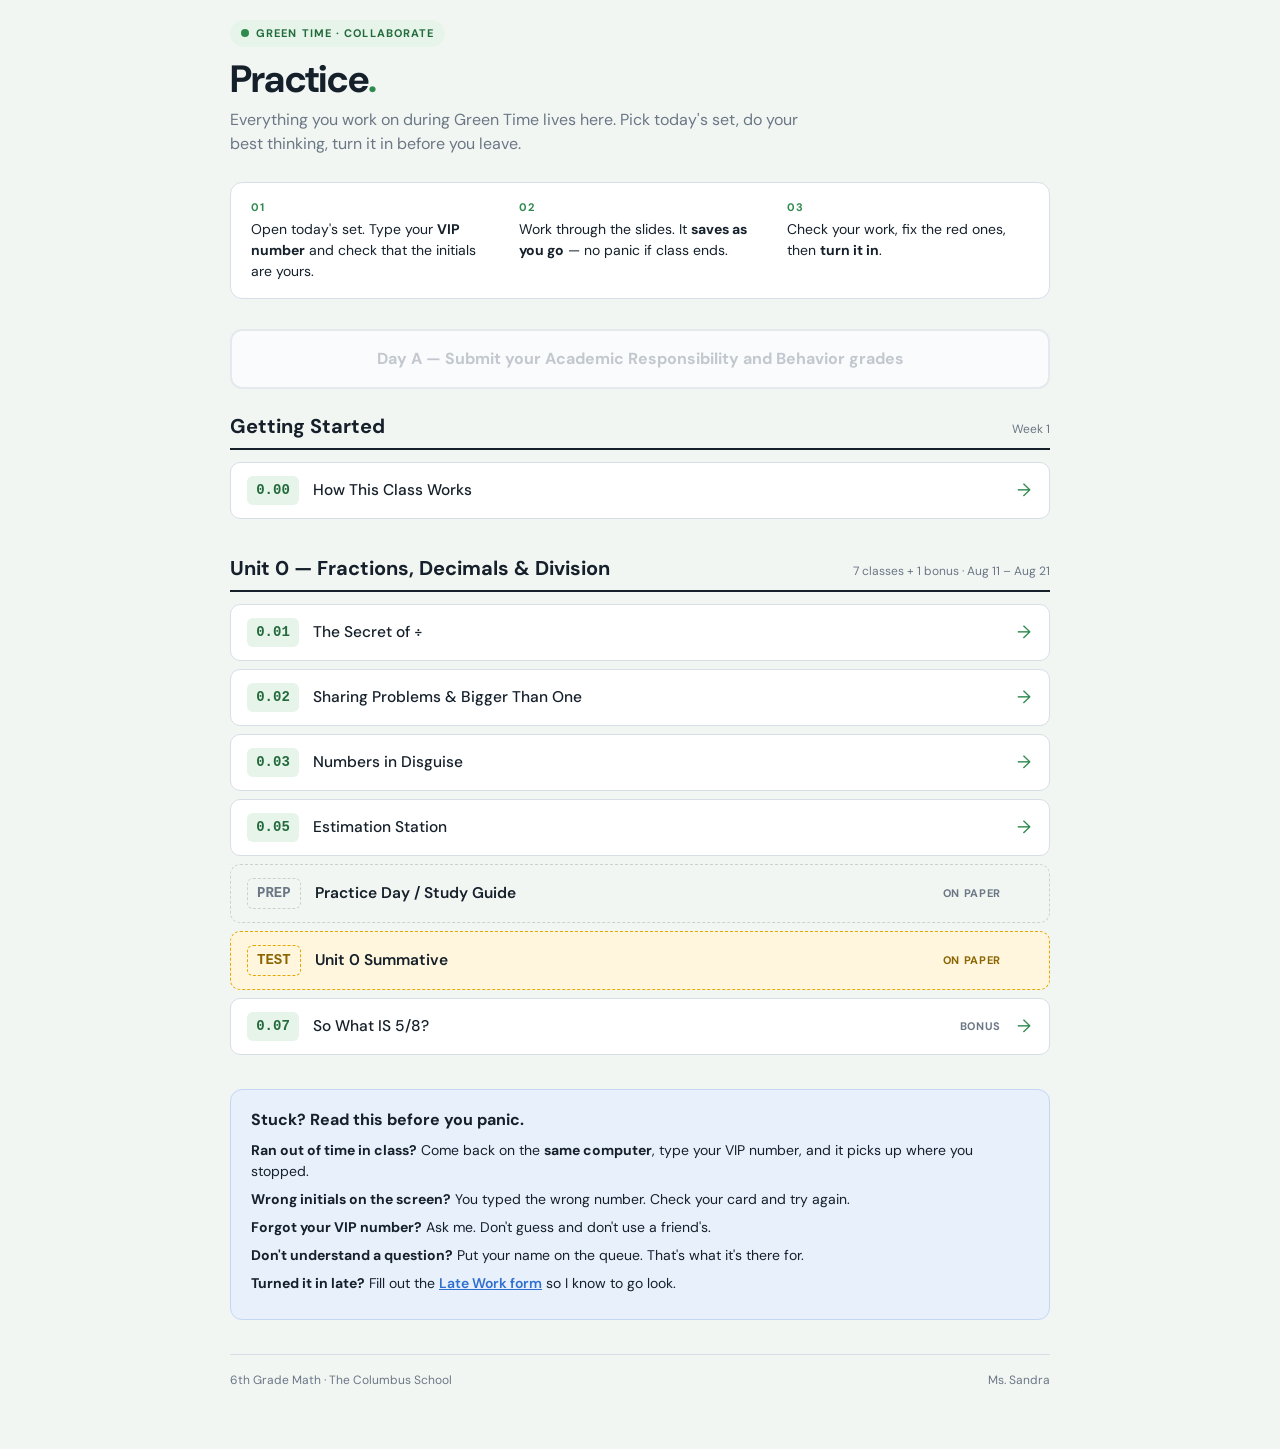
<file: index-b.html>
<!DOCTYPE html>
<html lang="en">
<head>
<meta charset="UTF-8">
<meta name="viewport" content="width=device-width, initial-scale=1">
<title>Green Time — Ms. Sandra's Math</title>
<link rel="stylesheet" href="tokens.css">
<link rel="stylesheet" href="styles.css">
<script>
  /* ---- the only thing that differs between the two pages ---- */
  const SITE = {
    teacher: "sandra",
    teacherName: "Ms. Sandra",
    offset: 2,           // school days behind Mr. Landy's schedule — change this one number
    vipDays: []          // Ms. Sandra's cycle ends on a different day — TBC
  };
</script>
</head>
<body>
<div class="shell">

  <header>
    <span class="eyebrow"><span class="dot"></span> Green Time · Collaborate</span>
    <h1>Practice<span class="light">.</span></h1>
    <p class="lede">Everything you work on during Green Time lives here. Pick today's set, do your best thinking, turn it in before you leave.</p>
  </header>

  <div class="howto">
    <div class="step"><div class="n">01</div><div class="t">Open today's set. Type your <b>VIP number</b> and check that the initials are yours.</div></div>
    <div class="step"><div class="n">02</div><div class="t">Work through the slides. It <b>saves as you go</b> — no panic if class ends.</div></div>
    <div class="step"><div class="n">03</div><div class="t">Check your work, fix the red ones, then <b>turn it in</b>.</div></div>
  </div>

  <a class="vipbtn" id="vipbtn" href="vip.html">Day A — Submit your Academic Responsibility and Behavior grades</a>

  <section class="unit">
    <div class="unithead">
      <h2>Getting Started</h2>
      <span class="meta">Week 1</span>
    </div>
    <a class="row" href="0-00.html"><span class="code">0.00</span><span class="title">How This Class Works</span><span class="arrow">→</span></a>
  </section>

  <section class="unit" id="unit0"></section>

  <div class="help">
    <h3>Stuck? Read this before you panic.</h3>
    <p><b>Ran out of time in class?</b> Come back on the <b>same computer</b>, type your VIP number, and it picks up where you stopped.</p>
    <p><b>Wrong initials on the screen?</b> You typed the wrong number. Check your card and try again.</p>
    <p><b>Forgot your VIP number?</b> Ask me. Don't guess and don't use a friend's.</p>
    <p><b>Don't understand a question?</b> Put your name on the queue. That's what it's there for.</p>
    <p><b>Turned it in late?</b> Fill out the <a href="https://bit.ly/44Sxkkb">Late Work form</a> so I know to go look.</p>
  </div>

  <footer>
    <span>6th Grade Math · The Columbus School</span>
    <span data-teacher>Ms. Sandra</span>
  </footer>

</div>
<script src="plan.js"></script>
</body>
</html>
</file>
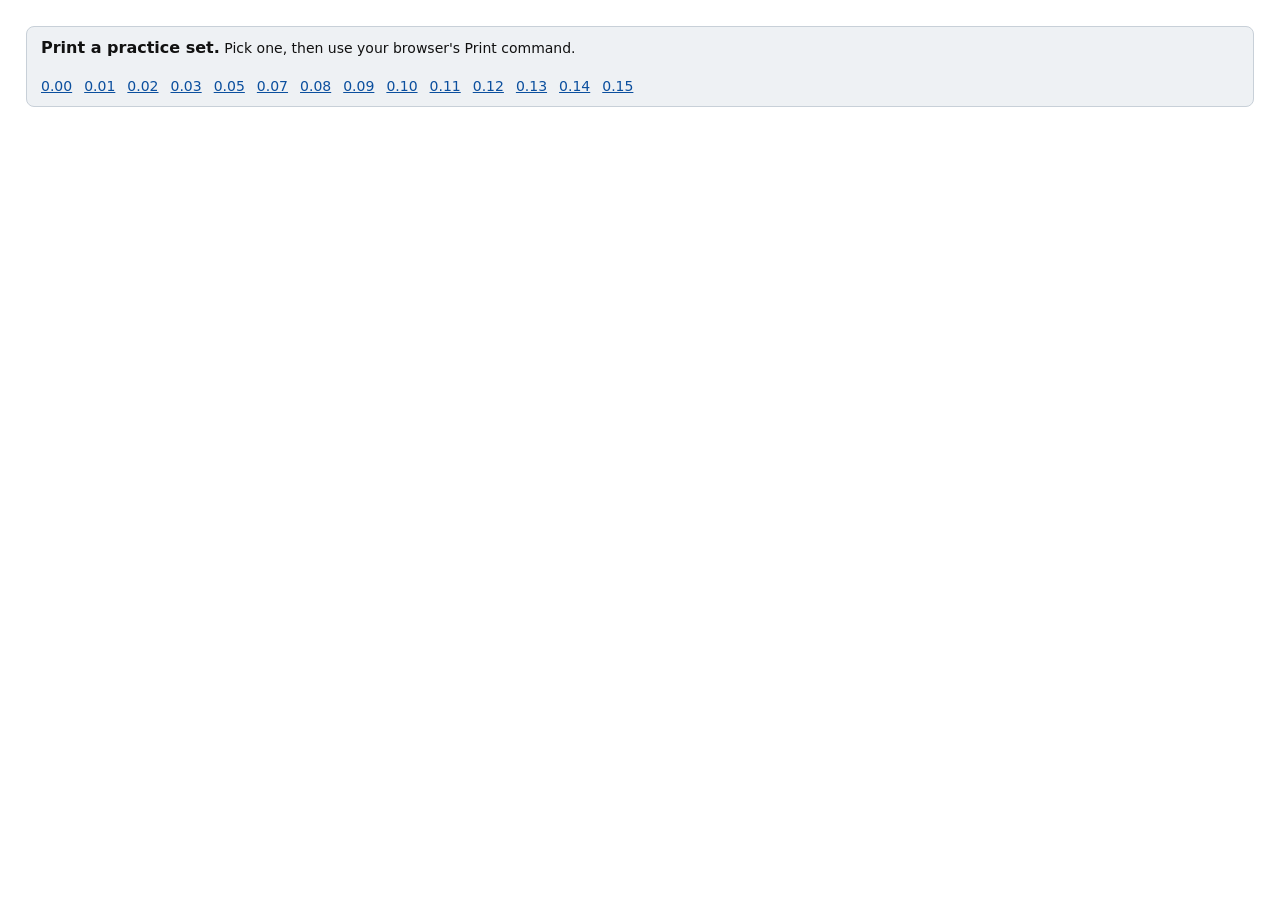
<file: print.html>
<!DOCTYPE html>
<html lang="en">
<head>
<meta charset="UTF-8">
<title>Print a practice set</title>
<style>
@page{size:letter;margin:0.55in 0.6in 0.5in 0.6in}
*{margin:0;padding:0;box-sizing:border-box}
body{font-family:'Carlito',Calibri,'DejaVu Sans',Arial,sans-serif;color:#111;font-size:11.2pt;line-height:1.35;padding:26px}
.bar{background:#eef1f4;border:1px solid #c8d0d8;border-radius:8px;padding:10px 14px;margin-bottom:18px;font-size:10.5pt}
.bar b{font-size:12pt}
.bar a{color:#0B4F9E;margin-right:12px;white-space:nowrap}
.bar button{font:inherit;font-weight:700;padding:7px 16px;border:0;border-radius:6px;background:#0B4F9E;color:#fff;cursor:pointer}
.hd{border-bottom:2.5px solid #111;padding-bottom:8px;margin-bottom:12px}
.hd .code{font-size:9pt;font-weight:700;letter-spacing:.10em;text-transform:uppercase;color:#555}
.hd h1{font-size:19pt;font-weight:700;margin:2px 0 1px}
.hd .sub{font-size:10pt;color:#555}
.idbar{display:flex;gap:16px;margin-top:10px}
.fld{font-size:9.5pt}
.fld span{font-weight:700;letter-spacing:.05em;text-transform:uppercase;font-size:8.5pt;color:#555}
.fld .ln{border-bottom:1.4px solid #111;height:19px;margin-top:2px}
.fld.nm{flex:1}.fld.sm{flex:0 0 100px}
.note{border:1.4px solid #111;border-radius:4px;padding:7px 9px;font-size:9.5pt;margin:10px 0 14px;background:#f6f6f6}
.sec{font-size:10pt;font-weight:700;letter-spacing:.10em;text-transform:uppercase;background:#111;color:#fff;
     padding:4px 9px;border-radius:3px;display:inline-block;margin:14px 0 8px}
.sec.bonus{background:#fff;color:#111;border:2px solid #111}
.slide{margin-bottom:11px;break-inside:avoid}
.st{font-size:12pt;font-weight:700;border-bottom:1.2px solid #bbb;padding-bottom:2px;margin-bottom:6px}
.teach{font-size:10pt;background:#f2f2f2;border-left:3px solid #777;padding:5px 8px;margin-bottom:7px;white-space:pre-line}
.q{margin:0 0 9px 0;break-inside:avoid;padding-left:27px;position:relative}
.qn{position:absolute;left:0;top:0;font-weight:700;font-size:10.5pt}
.p{margin-bottom:4px}
.ch div{margin:1.5px 0}
.ch .ci{display:inline-block;width:13px;height:13px;border:1.3px solid #111;border-radius:50%;margin-right:7px;vertical-align:-2px}
.ans{border-bottom:1.4px solid #111;height:21px;width:210px;margin-top:3px}
.lines div{border-bottom:1.1px solid #999;height:23px}
.hint{font-size:9pt;font-style:italic;color:#555;margin:2px 0}
.foot{margin-top:14px;border-top:1.2px solid #bbb;padding-top:5px;font-size:9pt;color:#555}
.keyrow{font-size:10.5pt;margin:2px 0}
.err{border:2px solid #b00;background:#fdecea;padding:14px;border-radius:8px;font-size:11pt}
@media print{.bar{display:none}body{padding:0}}
</style>
</head>
<body>
<div class="bar" id="bar"></div>
<div id="out"></div>
<script>
const SETS = ["0-00","0-01","0-02","0-03","0-05","0-07","0-08","0-09","0-10","0-11","0-12","0-13","0-14","0-15"];
const qs = new URLSearchParams(location.search);
const set = qs.get("set");
const keyMode = qs.get("answers") === "1";
const esc = s => String(s??"").replace(/[&<>]/g, c => ({'&':'&amp;','<':'&lt;','>':'&gt;'}[c]));

function bar(){
  let h = `<b>Print a practice set.</b> Pick one, then use your browser's Print command.<br><br>`;
  h += SETS.map(s=>`<a href="?set=${s}">${s.replace("-",".")}</a>`).join("");
  if(set) h += `<br><br><a href="?set=${set}${keyMode?"":"&answers=1"}">${keyMode?"student worksheet":"answer key (teacher)"}</a>
               &nbsp; <button onclick="window.print()">Print this</button>`;
  document.getElementById("bar").innerHTML = h;
}
bar();

async function load(){
  const out = document.getElementById("out");
  if(!set){ out.innerHTML = ""; return; }
  let txt;
  try{
    const r = await fetch(set + ".html");
    if(!r.ok) throw new Error("HTTP " + r.status);
    txt = await r.text();
  }catch(e){
    out.innerHTML = `<div class="err"><b>Could not load ${esc(set)}.html.</b> That set may not be built yet.</div>`; return;
  }
  const m = txt.match(/const LESSON\s*=\s*(\{[\s\S]*?\n\});/);
  if(!m){ out.innerHTML = `<div class="err"><b>Found ${esc(set)}.html but could not read its questions.</b></div>`; return; }
  let L;
  try{ L = new Function("return " + m[1])(); }
  catch(e){ out.innerHTML = `<div class="err"><b>The question block in ${esc(set)}.html did not parse.</b></div>`; return; }
  render(L);
  document.title = (keyMode ? "KEY " : "") + "Practice " + L.code + " — " + L.title;
}

function render(L){
  const req = L.slides.filter(s=>!s.extension), bon = L.slides.filter(s=>s.extension);
  const nreq = req.reduce((a,s)=>a+s.questions.length,0);
  let n = 1, h = "";

  if(keyMode){
    h += `<div class="hd"><div class="code">Answer key &middot; teacher copy &middot; do not hand out</div>
          <h1>Practice ${esc(L.code)} &mdash; ${esc(L.title)}</h1></div>`;
    for(const [label,grp] of [["Part 1 &middot; counts toward the score",req],["Part 2 &middot; bonus",bon]]){
      if(!grp.length) continue;
      h += `<div class="sec">${label}</div>`;
      for(const s of grp){
        h += `<div class="slide"><div class="st">${esc(s.title)}</div>`;
        for(const q of s.questions){
          let a;
          if(q.type==="mc") a = esc(q.choices[q.answer]);
          else if(q.type==="written") a = "Written response &mdash; you read this one.";
          else a = q.accept.map(esc).join(" or ");
          h += `<div class="keyrow"><b>${n}.</b> ${a}</div>`; n++;
        }
        h += `</div>`;
      }
    }
    h += `<div class="foot">Part 1 is out of ${nreq}. Part 2 does not count against the score.</div>`;
    document.getElementById("out").innerHTML = h; return;
  }

  h += `<div class="hd"><div class="code">Practice ${esc(L.code)} &middot; paper version</div>
        <h1>${esc(L.title)}</h1><div class="sub">${esc(L.subtitle||"")}</div>
        <div class="idbar">
          <div class="fld nm"><span>Name</span><div class="ln"></div></div>
          <div class="fld sm"><span>VIP</span><div class="ln"></div></div>
          <div class="fld sm"><span>Score &nbsp;/ ${nreq}</span><div class="ln"></div></div>
        </div></div>
        <div class="note"><b>How to do this page.</b> For multiple choice, fill in the circle next to your answer.
        Otherwise write your answer on the line. Do all of Part 1. Part 2 is a bonus &mdash; it does not count
        against your score, so you can get everything right without doing it.</div>`;

  const block = grp => grp.map(s=>{
    let b = `<div class="slide"><div class="st">${esc(s.title)}</div>`;
    if(s.teach) b += `<div class="teach">${esc(s.teach)}</div>`;
    for(const q of s.questions){
      b += `<div class="q"><span class="qn">${n}.</span><div class="p">${esc(q.prompt)}</div>`;
      if(q.hint) b += `<div class="hint">Hint: ${esc(q.hint)}</div>`;
      if(q.type==="mc") b += `<div class="ch">` + q.choices.map(c=>`<div><span class="ci"></span>${esc(c)}</div>`).join("") + `</div>`;
      else if(q.type==="written") b += `<div class="lines">` + "<div></div>".repeat(6) + `</div>`;
      else b += `<div class="ans"></div>`;
      b += `</div>`; n++;
    }
    return b + `</div>`;
  }).join("");

  h += `<div class="sec">Part 1 &middot; do all of this &middot; ${nreq} questions</div>` + block(req);
  if(bon.length) h += `<div class="sec bonus">Part 2 &middot; bonus &middot; only if Part 1 is finished</div>` + block(bon);
  h += `<div class="foot">Practice ${esc(L.code)} &middot; ${esc(L.title)} &middot; Hand this in when you finish.</div>`;
  document.getElementById("out").innerHTML = h;
}
load();
</script>
</body>
</html>
</file>
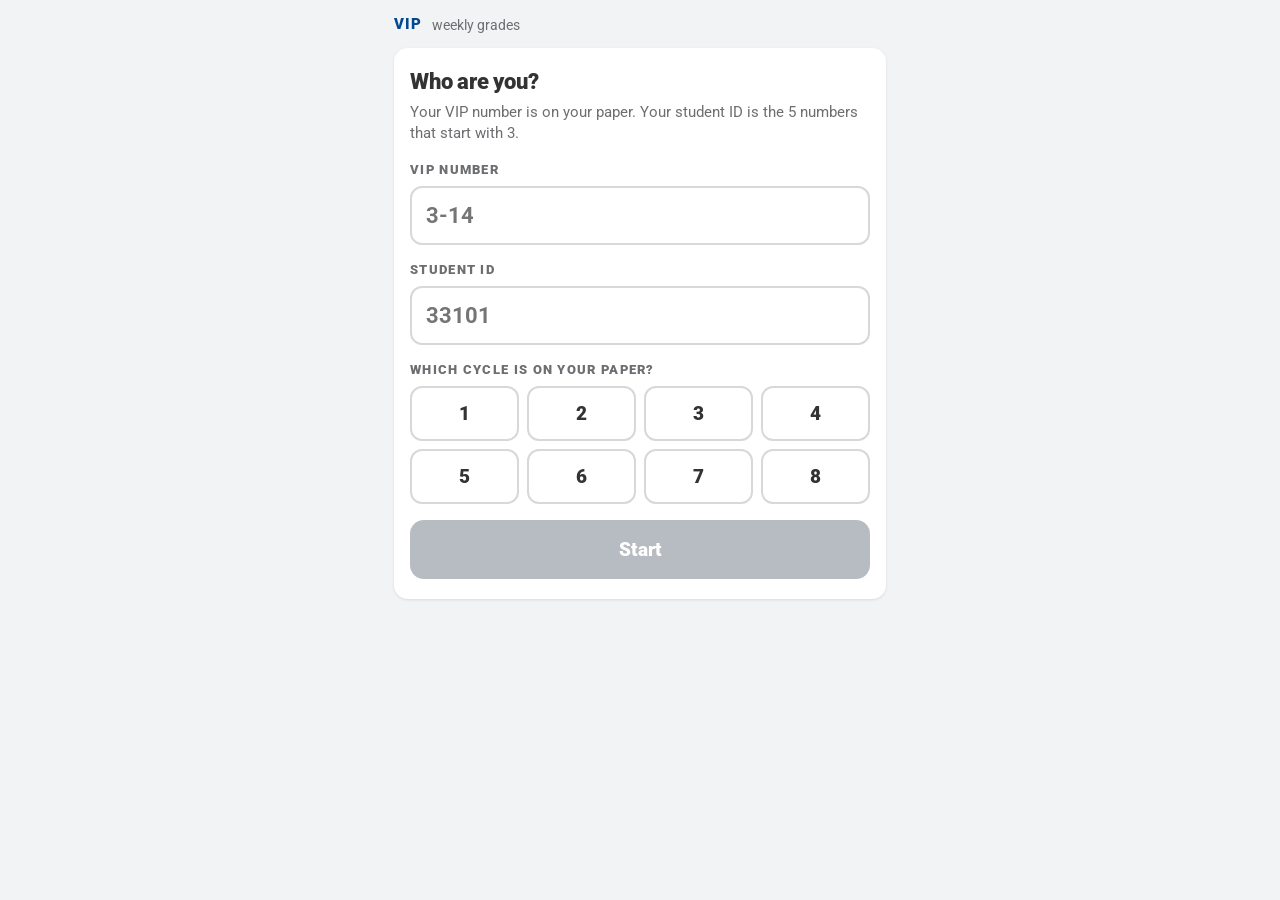
<file: vip.html>
<!DOCTYPE html>
<html lang="en">
<head>
<meta charset="utf-8">
<meta name="viewport" content="width=device-width, initial-scale=1, viewport-fit=cover">
<title>VIP — turn in your grades</title>
<link href="https://fonts.googleapis.com/css2?family=Roboto:wght@400;500;700;900&display=swap" rel="stylesheet">
<style>
:root{
  --ink:#333333; --gray:#6D6E71; --line:#D8D8D8;
  --azul:#004990; --amarillo:#C88A12;
  --verde:#92C83E; --naranja:#F37021;
  --ar-tint:#F9F3E7; --beh-tint:#E6EDF4;
  --paper:#FFFFFF; --bg:#F2F3F5; --r:14px;
}
*{box-sizing:border-box;-webkit-tap-highlight-color:transparent;}
[hidden]{display:none!important;}
html,body{margin:0;padding:0;background:var(--bg);color:var(--ink);
  font-family:Roboto,"Helvetica Neue",Helvetica,Arial,sans-serif;
  font-size:17px;line-height:1.45;}
.wrap{max-width:520px;margin:0 auto;padding:14px 14px 44px;}
.wrap.wide{max-width:960px;}

.top{display:flex;align-items:center;gap:10px;margin-bottom:12px;}
.top .vipword{font-weight:900;letter-spacing:.06em;font-size:15px;color:var(--azul);}
.top .tag{font-size:14px;color:var(--gray);}
.top .who{margin-left:auto;font-size:15px;color:var(--ink);font-weight:700;}

.card{background:var(--paper);border-radius:var(--r);padding:18px 16px 20px;
  box-shadow:0 1px 3px rgba(0,0,0,.10);margin-bottom:14px;}
h1{font-size:22px;font-weight:900;margin:0 0 4px;letter-spacing:-.01em;}
p.sub{margin:0 0 16px;color:var(--gray);font-size:15px;}

/* ---------- two columns: AR left, Behavior right ---------- */
.cols{display:grid;grid-template-columns:1fr;gap:14px;}
@media (min-width:760px){ .cols{grid-template-columns:1fr 1fr;align-items:start;} }
.col{border-radius:var(--r);padding:16px 14px 18px;}
.col.ar{background:var(--ar-tint);}
.col.beh{background:var(--beh-tint);}
.col h2{font-size:13px;font-weight:900;letter-spacing:.12em;text-transform:uppercase;margin:0 0 2px;}
.col.ar h2{color:var(--amarillo);} .col.beh h2{color:var(--azul);}
.col h3{font-size:19px;font-weight:900;margin:0 0 12px;}
.col .hint{font-size:14px;color:var(--gray);margin:-8px 0 12px;}

.count{display:flex;align-items:center;gap:10px;padding:12px 0;border-top:1px solid rgba(0,0,0,.09);}
.count.first{border-top:0;padding-top:2px;}
.sym{width:50px;height:50px;flex:none;border:2.5px solid var(--azul);border-radius:10px;
  display:flex;align-items:center;justify-content:center;font-size:26px;line-height:1;
  background:#fff;color:var(--azul);}
.sym.gold{border-color:var(--amarillo);color:var(--amarillo);}
.lab{flex:1;min-width:0;}
.lab b{display:block;font-weight:700;font-size:17px;}
.lab span{display:block;font-size:14px;color:var(--gray);line-height:1.3;}
.pm{display:flex;align-items:center;gap:4px;flex:none;}
button{font-family:inherit;}
.btn-pm{width:44px;height:44px;border-radius:12px;border:2px solid var(--line);background:#fff;
  font-size:25px;font-weight:700;color:var(--ink);cursor:pointer;line-height:1;padding:0;}
.btn-pm:active{background:#EDEDED;}
.num{min-width:42px;text-align:center;font-size:29px;font-weight:900;font-variant-numeric:tabular-nums;}

.pick3{display:flex;gap:6px;margin-top:6px;}
.pick3 button{flex:1;padding:11px 3px;border-radius:11px;border:2px solid var(--line);
  background:#fff;font-size:13px;font-weight:700;color:var(--ink);cursor:pointer;line-height:1.25;}
.pick3 button.on{border-color:var(--amarillo);background:var(--amarillo);color:#fff;}
.locked{opacity:.42;}
.gate{margin-top:8px;font-size:14px;font-weight:500;color:var(--naranja);}

/* ---------- SCORE ---------- */
.scorebox{background:#fff;border-radius:12px;border:2px dashed var(--line);
  padding:12px 12px 14px;margin-top:14px;}
.scorebox .cap{font-size:12px;font-weight:900;letter-spacing:.14em;text-transform:uppercase;
  color:var(--gray);text-align:center;margin-bottom:8px;}
.stack{display:grid;grid-template-columns:auto 1fr auto;gap:5px 10px;align-items:center;font-size:16px;}
.stack .pts{font-weight:900;font-size:21px;text-align:right;font-variant-numeric:tabular-nums;}
.stack .rule{grid-column:1/-1;height:2px;background:var(--ink);margin:3px 0;}
.stack .zero{color:var(--gray);}
.eq{font-size:25px;font-weight:700;text-align:center;line-height:1.4;}
.eq b{font-weight:900;}
.eqcap{font-size:13px;color:var(--gray);text-align:center;}
.total{display:flex;align-items:baseline;justify-content:center;gap:10px;margin-top:6px;}
.total .n{font-size:40px;font-weight:900;line-height:1;font-variant-numeric:tabular-nums;}
.total .w{font-size:14px;font-weight:700;color:var(--gray);text-transform:uppercase;letter-spacing:.08em;}

/* ---------- GRADE ---------- */
.gradebox{margin-top:12px;background:#fff;border-radius:12px;border:3px solid var(--verde);
  padding:14px 12px;text-align:center;}
.gradebox .say{font-size:17px;font-weight:700;}
.gradebox .g{font-size:58px;font-weight:900;line-height:1;letter-spacing:-.02em;margin-top:2px;}

/* ---------- little tables ---------- */
.mini{margin-top:12px;}
.mini h4{font-size:11px;font-weight:900;letter-spacing:.10em;text-transform:uppercase;
  color:var(--gray);margin:0 0 6px;text-align:center;}
table{width:100%;border-collapse:collapse;font-size:15px;background:#fff;border-radius:10px;overflow:hidden;}
th,td{padding:7px 6px;text-align:center;border-bottom:1px solid var(--line);}
th{font-size:11px;font-weight:900;letter-spacing:.06em;text-transform:uppercase;color:var(--gray);}
td.k{text-align:left;font-weight:700;white-space:nowrap;padding-left:12px;}
tr.now td{background:#FFF6D9;font-weight:900;}
td.now{background:#FFF6D9;font-weight:900;}
details{margin-top:12px;background:#fff;border-radius:10px;overflow:hidden;}
summary{padding:10px 12px;font-size:14px;font-weight:900;cursor:pointer;list-style:none;color:var(--gray);}
summary::-webkit-details-marker{display:none;}
summary::after{content:" ▾";}
details[open] summary::after{content:" ▴";}
details table{border-radius:0;}

/* ---------- inputs / buttons ---------- */
label.f{display:block;font-size:13px;font-weight:900;letter-spacing:.10em;text-transform:uppercase;
  color:var(--gray);margin:16px 0 6px;}
input[type=text],input[type=tel]{width:100%;padding:15px 14px;font-size:22px;font-weight:700;
  border:2px solid var(--line);border-radius:12px;background:#fff;font-family:inherit;color:var(--ink);}
input:focus,button:focus-visible,summary:focus-visible{outline:3px solid var(--azul);outline-offset:2px;}
.namehit{margin-top:10px;font-size:26px;font-weight:900;}
.msg{margin-top:10px;font-size:16px;font-weight:700;}
.msg.ok{color:var(--verde);} .msg.bad{color:var(--naranja);} .msg.wait{color:var(--gray);}
.retry{margin-left:6px;padding:8px 14px;border-radius:10px;border:2px solid var(--naranja);
  background:#fff;color:var(--naranja);font-weight:900;font-size:15px;cursor:pointer;}
.cycsel{display:grid;grid-template-columns:repeat(4,1fr);gap:8px;}
.cycsel button{padding:14px 0;border-radius:12px;border:2px solid var(--line);background:#fff;
  font-size:19px;font-weight:900;cursor:pointer;color:var(--ink);}
.cycsel button.on{border-color:var(--azul);background:var(--azul);color:#fff;}
.go{display:block;width:100%;padding:18px;border-radius:14px;border:0;background:var(--azul);
  color:#fff;font-size:19px;font-weight:900;cursor:pointer;margin-top:16px;}
.go:disabled{background:#B7BCC2;cursor:default;}
.go.green{background:var(--verde);color:#1d3b00;}
.back{display:block;width:100%;padding:12px;margin-top:8px;background:none;border:0;
  color:var(--gray);font-size:15px;font-weight:700;cursor:pointer;}
.finish{text-align:center;padding:20px 0;}
.finish .big{font-size:54px;}
.err{background:#FFF1E8;border:2px solid var(--naranja);border-radius:12px;padding:14px;
  margin-top:14px;font-size:16px;font-weight:500;}
@media (prefers-reduced-motion:reduce){*{transition:none!important;}}
</style>
</head>
<body>
<div class="wrap" id="wrap">

  <div class="top">
    <span class="vipword">VIP</span><span class="tag">weekly grades</span>
    <span class="who" id="who"></span>
  </div>

  <!-- ============ STEP 1 ============ -->
  <section id="s1" class="card">
    <h1>Who are you?</h1>
    <p class="sub">Your VIP number is on your paper. Your student ID is the 5 numbers that start with 3.</p>

    <label class="f" for="vip">VIP number</label>
    <input type="text" id="vip" inputmode="numeric" autocomplete="off" placeholder="3-14">
    <div class="namehit" id="namehit"></div>
    <div class="msg" id="vipmsg"></div>

    <label class="f" for="sid">Student ID</label>
    <input type="tel" id="sid" inputmode="numeric" autocomplete="off" maxlength="5" placeholder="33101">
    <div class="msg" id="idmsg"></div>

    <label class="f">Which cycle is on your paper?</label>
    <div class="cycsel" id="cycsel"></div>

    <button class="go" id="go1" disabled>Start</button>
  </section>

  <!-- ============ STEP 2 ============ -->
  <section id="s2" hidden>
    <div class="cols">

      <!-- ---------- LEFT: Academic Responsibility ---------- -->
      <div class="col ar">
        <h2>Academic Responsibility</h2>
        <h3>Count your stars and circles</h3>
        <p class="hint">A free circle counts. Tap it like you earned it.</p>

        <div class="count first">
          <div class="sym gold">&#9734;</div>
          <div class="lab"><b>Stars</b><span>ready, working, contributing</span></div>
          <div class="pm"><button class="btn-pm" data-dec="s">&minus;</button>
            <span class="num" id="n_s">0</span>
            <button class="btn-pm" data-inc="s">+</button></div>
        </div>

        <div class="count">
          <div class="sym gold">&#9711;</div>
          <div class="lab"><b>Circles</b><span>the Past Due practice</span></div>
          <div class="pm"><button class="btn-pm" data-dec="o">&minus;</button>
            <span class="num" id="n_o">0</span>
            <button class="btn-pm" data-inc="o">+</button></div>
        </div>

        <div class="count" id="triRow">
          <div class="sym gold">&#9651;</div>
          <div class="lab"><b>Triangle</b><span>Delta Math</span>
            <div class="pick3" id="tri">
              <button data-tri="0">not 80% yet</button>
              <button data-tri="1">80% or more</button>
              <button data-tri="2">all finished</button>
            </div>
          </div>
        </div>
        <div class="gate" id="gate" hidden>Delta Math only counts when all 4 circles are filled.</div>

        <div class="scorebox">
          <div class="cap">Score</div>
          <div class="stack" id="arStack"></div>
        </div>

        <div class="gradebox">
          <div class="say">So your grade is</div>
          <div class="g" id="arG">–</div>
        </div>

        <div class="mini">
          <h4>Score &rarr; grade</h4>
          <table><thead><tr><th>Score</th><th>Grade</th></tr></thead><tbody id="arTbl"></tbody></table>
        </div>

        <details>
          <summary>Where the points come from</summary>
          <table><thead><tr><th></th><th>0 pts</th><th>1 pt</th><th>2 pts</th></tr></thead>
            <tbody>
              <tr id="rowS"><td class="k">&#9734; stars</td><td>0 or 1</td><td>2 or 3</td><td>4 or more</td></tr>
              <tr id="rowO"><td class="k">&#9711; circles</td><td>0 or 1</td><td>2 or 3</td><td>all 4</td></tr>
              <tr id="rowD"><td class="k">&#9651; Delta</td><td>under 80%</td><td>80% or more</td><td>all finished</td></tr>
            </tbody></table>
        </details>
      </div>

      <!-- ---------- RIGHT: Behavior ---------- -->
      <div class="col beh">
        <h2>Behavior</h2>
        <h3>Count your hearts and checks</h3>
        <p class="hint">Look at all four classes on your paper.</p>

        <div class="count first">
          <div class="sym">&#9825;</div>
          <div class="lab"><b>Hearts</b><span>kind and respectful</span></div>
          <div class="pm"><button class="btn-pm" data-dec="h">&minus;</button>
            <span class="num" id="n_h">0</span>
            <button class="btn-pm" data-inc="h">+</button></div>
        </div>

        <div class="count">
          <div class="sym">&#10003;</div>
          <div class="lab"><b>Checks</b><span>check yourself</span></div>
          <div class="pm"><button class="btn-pm" data-dec="c">&minus;</button>
            <span class="num" id="n_c">0</span>
            <button class="btn-pm" data-inc="c">+</button></div>
        </div>

        <div class="scorebox">
          <div class="cap">Score</div>
          <div class="eq" id="behEq"></div>
          <div class="eqcap">hearts minus checks</div>
        </div>

        <div class="gradebox">
          <div class="say">So your grade is</div>
          <div class="g" id="behG">–</div>
        </div>

        <div class="mini">
          <h4>Score &rarr; grade</h4>
          <table><thead><tr><th>Score</th><th>Grade</th></tr></thead><tbody id="behTbl"></tbody></table>
        </div>
      </div>

    </div>

    <button class="go green" id="go2">Turn it in</button>
    <div id="subErr"></div>
    <button class="back" id="back2">Back</button>
  </section>

  <!-- ============ DONE ============ -->
  <section id="s3" class="card" hidden>
    <div class="finish">
      <div class="big">&#9989;</div>
      <h1 style="margin-top:8px">Turned in</h1>
      <p class="sub" id="doneLine"></p>
    </div>
    <button class="back" id="again">Turn in a different cycle</button>
  </section>

</div>

<script>
/* =====================================================================
   VIP weekly grades — student self-report
   Michael Landecker · TCS 6th grade math · 2026-27
   ===================================================================== */
var SUBMIT_URL = "https://script.google.com/macros/s/AKfycbzJxzE8FRVF7gA6vPOzcuPAqBF7y_oeBMVpifKrhJ--yGqUfGN-WADMdbX23rCjoY0P/exec";

/* Preferred names only — never student IDs. This file is public. */
var VIP_NAMES = {
  "1-01":"🐉 Jaco", "1-02":"Pedro", "1-03":"⚽Juan",
  "1-04":"🐶Daniel", "1-05":"Sara", "1-06":"🎾Jero",
  "1-07":"🦝Manu", "1-08":"🐻 Tin", "1-09":"👽Mathy",
  "1-10":"🏀Maxi", "1-11":"🎣Fidel", "1-12":"🍬Luchss",
  "1-13":"💃Mym", "1-14":"🎸Loroto", "1-15":"⚽Football",
  "1-17":"⚽Martín", "1-19":"🎣 Pedro", "1-20":"🩰Alice",
  "1-21":"María", "2-01":"🐕Celi", "2-02":"🐕Marti",
  "2-03":"🏀Sebas", "2-04":"🏃Emi", "2-05":"😊PJ",
  "2-06":"⚽Migue", "2-07":"🎾Miguel", "2-08":"⚽Nico",
  "2-09":"🎵Lore", "2-10":"😊Emi", "2-11":"🐚Rose",
  "2-12":"🤸Gabi", "2-13":"Paloma", "2-14":"🚘Simon",
  "2-15":"🐟Steve", "2-16":"🏌️Agustin", "2-17":"🏐Mavca",
  "2-18":"🏓Ame", "2-19":"⚽Rue", "2-21":"🏀Rafa",
  "2-22":"Ana", "2-23":"🏌️Migue", "2-24":"🐴Emi",
  "3-01":"🪼 Cris", "3-02":"🏃‍♂️ Agostinho", "3-03":"⚽ Maxi",
  "3-04":"🐴 Leti", "3-05":"🎹 Federico", "3-06":"🎣 Borda",
  "3-07":"🪿 Juanfe", "3-08":"⚽ Emilio", "3-09":"⚽ Jero",
  "3-10":"🐴 Juli", "3-11":"⚽ Balta", "3-12":"🎨 Emma",
  "3-13":"🎶Bella", "3-14":"⚽ Dante", "3-15":"🐕 Elena",
  "3-16":"⚽ Santi", "3-17":"🎾Juan", "3-18":"🐶 Emi",
  "3-19":"🎮 Mateo", "3-20":"🎤 Gaby", "3-21":"🎮 Rafa",
  "3-22":"🏌️Martín", "3-23":"⚽ Sam", "4-01":"Martín Bernal Álvarez",
  "4-02":"⚽ Soccer", "4-03":"🍣 Tóbal", "4-04":"🛸Migue",
  "4-05":"🏌️Jose", "4-06":"🎸Poal", "4-07":"👽 Eva",
  "4-08":"⚽ Pedro", "4-09":"⚽ López", "4-10":"🎮Salva",
  "4-11":"🏌️ Santi", "4-12":"🤸 Maca", "4-13":"⚽ Nacho",
  "4-14":"⚽ Cris", "4-15":"🎣Juanda", "4-16":"Martín PV",
  "4-17":"⚽Martín RC", "4-18":"🐕 Sarita", "4-19":"🏐 Becky",
  "4-20":"Santi LS", "4-21":"📖Alicia", "4-22":"🏌️ Miguel",
  "4-23":"⛵ Pipo", "5-01":"🏀 Ade", "5-02":"🐕 Beli",
  "5-03":"⚽ Mati", "5-04":"🐕 Elisa", "5-05":"🍕Agus",
  "5-06":"🏐 Rosi", "5-07":"💻 Emi", "5-08":"📣 Emma",
  "5-09":"🎨 Cami", "5-10":"⚽ Lucho", "5-11":"🐎 Eli",
  "5-12":"🏐 Juli", "5-13":"⚽Vicen", "5-14":"🏖️ Hele",
  "5-15":"⚽ Andres", "5-16":"🐎 Ame", "5-17":"👽 Sarita",
  "5-18":"⚽ Elena", "5-19":"⚽ Nico", "5-20":"🎮 Pedro",
  "6-01":"🪖 PJ", "6-02":"🐎 Salo", "6-03":"🚗 Botero",
  "6-04":"🎨 Ama", "6-05":"🏍️ Martín", "6-06":"😊 Maria",
  "6-07":"🚗 Luka", "6-08":"Alejandro HD", "6-09":"🐈 Eva",
  "6-10":"🏌️ Santiago", "6-11":"🐒 Maria", "6-12":"Mar LE",
  "6-13":"🎾 Mejia", "6-14":"🏐 Ele", "6-15":"🏗️Bruno",
  "6-16":"⚽ Toro", "6-17":"🚗 Rafa", "6-18":"🐕 Emi",
  "6-19":"Pascual VC", "6-20":"⚽ Vicente",
  /* 5-21 is Pedro Ramírez Vasco's current number; 5-20 above is last year's
     and belongs to nobody now. Both are here so either card works. */
  "5-21":"🎮 Pedro",
  /* Guest numbers — spares for Ms. Sandra when a real number will not let
     somebody in. The Apps Script has to accept these too, or the ID check
     will still turn them away. */
  "9-90":"🎟️ Guest 990", "9-91":"🎟️ Guest 991", "9-92":"🎟️ Guest 992",
  "9-93":"🎟️ Guest 993", "9-94":"🎟️ Guest 994", "9-95":"🎟️ Guest 995",
  "9-96":"🎟️ Guest 996", "9-97":"🎟️ Guest 997", "9-98":"🎟️ Guest 998",
  "9-99":"🎟️ Guest 999"
};

/* ---------- the rules, straight off the paper ---------- */
var MAX_CIRCLES = 4;
function bandStars(n){ return n >= 4 ? 2 : n >= 2 ? 1 : 0; }
function bandCircles(n){ return n >= MAX_CIRCLES ? 2 : n >= 2 ? 1 : 0; }
function bandDelta(tri, circles){ return circles < MAX_CIRCLES ? 0 : (tri === null ? 0 : tri); }
function arGrade(t){ return t >= 6 ? 4 : t === 5 ? 3.5 : t === 4 ? 3 : t === 3 ? 2.5 : t === 2 ? 2 : 1; }
function behGrade(n){ return n >= 3 ? 4 : n >= 1 ? 3.5 : n === 0 ? 3 : n >= -2 ? 2.5 : n >= -4 ? 2 : 1; }
var AR_ROWS  = [["6","4"],["5","3.5"],["4","3"],["3","2.5"],["2","2"],["0 or 1","1"]];
var BEH_ROWS = [["3 or more","4"],["1 or 2","3.5"],["0","3"],["&minus;1 or &minus;2","2.5"],
                ["&minus;3 or &minus;4","2"],["&minus;5 or lower","1"]];

var S = { vip:"", sid:"", cycle:null, s:0, o:0, tri:null, h:0, c:0, verified:false };

function $(id){ return document.getElementById(id); }
function fmt(g){ return g === Math.floor(g) ? String(g) : g.toFixed(1); }
function cleanVip(v){ return (v || "").replace(/[^0-9]/g, ""); }
function lookupVip(v){
  var d = cleanVip(v).replace(/^0+/, "");
  if (d.length < 3) return null;
  var key = d.charAt(0) + "-" + d.slice(1).padStart(2, "0");
  return VIP_NAMES[key] ? key : null;
}
var CONNECTED = SUBMIT_URL.indexOf("http") === 0;

function saveLocal(){ try{ localStorage.setItem("vip_wip", JSON.stringify(S)); }catch(e){} }
function loadLocal(){
  try{
    var o = JSON.parse(localStorage.getItem("vip_wip") || "null");
    if (o && o.vip){ S = o; S.verified = false; $("vip").value = o.vip; $("sid").value = o.sid || ""; }
  }catch(e){}
}

/* ---------- cycle buttons ---------- */
var ch = ""; for (var i = 1; i <= 8; i++) ch += '<button data-cyc="' + i + '">' + i + '</button>';
$("cycsel").innerHTML = ch;
$("cycsel").addEventListener("click", function(e){
  var b = e.target.closest("button"); if (!b) return;
  S.cycle = +b.dataset.cyc;
  [].forEach.call(this.children, function(x){ x.classList.toggle("on", +x.dataset.cyc === S.cycle); });
  gate1();
});

/* ---------- step 1: check the ID right away ---------- */
var timer = null;
function onId(){
  var key = lookupVip($("vip").value);
  S.vip = key || "";
  $("namehit").textContent = key ? VIP_NAMES[key] : "";
  $("vipmsg").className = "msg bad";
  $("vipmsg").textContent = (!key && cleanVip($("vip").value).length >= 3)
    ? "That VIP number is not on the list. Check your paper, or tell your teacher." : "";

  S.sid = $("sid").value.replace(/[^0-9]/g, "");
  S.verified = false;
  clearTimeout(timer);

  if (!S.vip || S.sid.length !== 5){ setId("", ""); gate1(); return; }

  if (!CONNECTED){
    setId("bad", "This page is not connected yet, so it cannot check your ID.<br>" +
                 "<b>Teacher:</b> paste the Apps Script /exec URL into SUBMIT_URL in vip.html.");
    gate1(); return;
  }

  setId("wait", "Checking\u2026"); gate1();
  timer = setTimeout(runCheck, 400);
}

function runCheck(){
  setId("wait", "Checking\u2026"); gate1();
  fetch(SUBMIT_URL, { method:"POST", headers:{ "Content-Type":"text/plain;charset=utf-8" },
    body: JSON.stringify({ kind:"check", vip:S.vip, sid:S.sid }) })
  .then(function(r){ return r.json(); })
  .then(function(res){
    if (res && res.ok){ S.verified = true; setId("ok", "That's you \u2713"); }
    else { S.verified = false; setId("bad", "That student ID does not go with " + S.vip + "."); }
    gate1();
  })
  .catch(function(){
    S.verified = false;
    setId("bad", "Could not reach the internet to check your ID. " +
                 '<button type="button" class="retry" id="retry">Try again</button>');
    var r = $("retry"); if (r) r.addEventListener("click", runCheck);
    gate1();
  });
}
function setId(cls, txt){ $("idmsg").className = "msg " + cls; $("idmsg").innerHTML = txt; }
function gate1(){ $("go1").disabled = !(S.vip && S.verified && S.cycle); }
$("vip").addEventListener("input", onId);
$("sid").addEventListener("input", onId);
$("go1").addEventListener("click", function(){ show(2); });

/* ---------- counters ---------- */
document.addEventListener("click", function(e){
  var b = e.target.closest("[data-inc],[data-dec]"); if (!b) return;
  var k = b.dataset.inc || b.dataset.dec;
  var cap = (k === "o") ? MAX_CIRCLES : 30;
  S[k] = Math.max(0, Math.min(cap, S[k] + (b.dataset.inc ? 1 : -1)));
  paint();
});
$("tri").addEventListener("click", function(e){
  var b = e.target.closest("button"); if (!b || S.o < MAX_CIRCLES) return;
  S.tri = +b.dataset.tri; paint();
});

/* ---------- the two little tables ---------- */
$("arTbl").innerHTML  = AR_ROWS.map(function(r,i){ return '<tr data-ar="'+i+'"><td class="k">'+r[0]+'</td><td>'+r[1]+'</td></tr>'; }).join("");
$("behTbl").innerHTML = BEH_ROWS.map(function(r,i){ return '<tr data-beh="'+i+'"><td class="k">'+r[0]+'</td><td>'+r[1]+'</td></tr>'; }).join("");

/* ---------- paint ---------- */
function paint(){
  $("n_s").textContent = S.s; $("n_o").textContent = S.o;
  $("n_h").textContent = S.h; $("n_c").textContent = S.c;

  /* --- Academic Responsibility --- */
  var open = S.o >= MAX_CIRCLES;
  $("triRow").classList.toggle("locked", !open);
  $("gate").hidden = open;
  [].forEach.call($("tri").children, function(x){ x.classList.toggle("on", open && S.tri === +x.dataset.tri); });

  var ps = bandStars(S.s), po = bandCircles(S.o), pd = bandDelta(S.tri, S.o), tot = ps + po + pd;
  $("arStack").innerHTML =
    row("&#9734;", S.s + (S.s === 1 ? " star" : " stars"), ps) +
    row("&#9711;", S.o + " of " + MAX_CIRCLES + " circles", po) +
    row("&#9651;", triWord(), pd) +
    '<div class="rule"></div><span></span>' +
    '<span style="font-weight:700">total</span><span class="pts">' + tot + '</span>';
  $("arG").textContent = fmt(arGrade(tot));

  /* --- Behavior --- */
  var net = S.h - S.c;
  $("behEq").innerHTML = "&#9825; " + S.h + " &minus; &#10003; " + S.c +
                         " = <b>" + String(net).replace("-", "\u2212") + "</b>";
  $("behG").textContent = fmt(behGrade(net));

  markTables(net, tot, ps, po, pd);
  saveLocal();
}
function row(sym, words, pts){
  return '<span style="font-size:21px">' + sym + '</span>' +
         '<span' + (pts === 0 ? ' class="zero"' : '') + '>' + words + '</span>' +
         '<span class="pts">' + pts + '</span>';
}
function triWord(){
  if (S.o < MAX_CIRCLES) return "no Delta yet";
  return S.tri === 2 ? "all finished" : S.tri === 1 ? "80% or more"
       : S.tri === 0 ? "not 80% yet" : "not picked";
}
function markTables(net, tot, ps, po, pd){
  [["rowS", ps], ["rowO", po], ["rowD", pd]].forEach(function(p){
    var tds = $(p[0]).children;
    for (var i = 1; i < tds.length; i++) tds[i].classList.toggle("now", i - 1 === p[1]);
  });
  var arIdx  = [6,5,4,3,2].indexOf(tot); if (arIdx < 0) arIdx = 5;
  var behIdx = net >= 3 ? 0 : net >= 1 ? 1 : net === 0 ? 2 : net >= -2 ? 3 : net >= -4 ? 4 : 5;
  [].forEach.call($("arTbl").children,  function(tr){ tr.classList.toggle("now", +tr.dataset.ar  === arIdx); });
  [].forEach.call($("behTbl").children, function(tr){ tr.classList.toggle("now", +tr.dataset.beh === behIdx); });
}

/* ---------- steps ---------- */
function show(n){
  [1,2,3].forEach(function(i){ $("s" + i).hidden = (i !== n); });
  $("wrap").classList.toggle("wide", n === 2);
  $("who").textContent = S.vip ? VIP_NAMES[S.vip] + " \u00B7 " + S.vip : "";
  window.scrollTo(0, 0);
  if (n === 2) paint();
}
$("back2").addEventListener("click", function(){ show(1); });

/* ---------- turn it in ---------- */
$("go2").addEventListener("click", function(){
  var btn = this;
  btn.disabled = true; btn.textContent = "Sending\u2026";
  $("subErr").innerHTML = "";

  var net = S.h - S.c;
  var tot = bandStars(S.s) + bandCircles(S.o) + bandDelta(S.tri, S.o);
  var p = { kind:"vip", vip:S.vip, sid:S.sid, cycle:S.cycle,
            stars:S.s, circles:S.o, delta:triWord(), arPoints:tot, arGrade:arGrade(tot),
            hearts:S.h, checks:S.c, net:net, behGrade:behGrade(net),
            submittedAt: new Date().toISOString() };

  fetch(SUBMIT_URL, { method:"POST", headers:{ "Content-Type":"text/plain;charset=utf-8" },
    body: JSON.stringify(p) })
  .then(function(r){ return r.json(); })
  .then(function(res){
    if (res && res.ok){
      $("doneLine").textContent = VIP_NAMES[S.vip] + " \u00B7 Cycle " + S.cycle +
        " \u00B7 Acad Resp " + fmt(p.arGrade) + " \u00B7 Behavior " + fmt(p.behGrade);
      try{ localStorage.removeItem("vip_wip"); }catch(e){}
      show(3);
    } else {
      btn.disabled = false; btn.textContent = "Turn it in";
      $("subErr").innerHTML = '<div class="err">' +
        (res && res.error === "id"
          ? "That student ID does not go with " + S.vip + ". Go back and check it."
          : "Something went wrong. Try again, or tell your teacher.") + '</div>';
    }
  })
  .catch(function(){
    btn.disabled = false; btn.textContent = "Turn it in";
    $("subErr").innerHTML = '<div class="err">No internet. Check your wifi and press Turn it in again.</div>';
  });
});

$("again").addEventListener("click", function(){
  S.s = S.o = S.h = S.c = 0; S.tri = null; S.cycle = null;
  [].forEach.call($("cycsel").children, function(x){ x.classList.remove("on"); });
  show(1); onId();
});

/* ---------- boot ---------- */
loadLocal();
show(1);
onId();
</script>
</body>
</html>
</file>
<file: tokens.css>
/* tokens.css — the shared colour variables and the box-model reset.
   Every page links this first: the two index pages, and every practice set.

   This is the ONLY place these values live. Change a colour here and it
   changes on the hub and inside every set at the same time.

   Where the hub and the sets disagreed, the SET's value won — that's the
   screen students actually sit in front of. */

:root{
  --ink:#15202b; --muted:#6b7785; --line:#d8dee6; --paper:#fff; --wash:#f2f6f3;
  --green:#2f8a4e; --green-soft:#e6f4ea; --green-deep:#236b3c;
  --blue:#2f6fd0; --blue-soft:#e8f0fc;
  --red:#c53d3d; --red-soft:#fdeceb;
  --gold:#e6a700; --gold-soft:#fff6dd;
  --violet:#6b4fbb; --violet-soft:#efeafc;
}

*{box-sizing:border-box;margin:0;padding:0}

/* Stacked fractions. Display only — students still type and submit "2/5".
   Built from plain spans so there is no library to load on school wifi. */
.fr{display:inline-flex;flex-direction:column;align-items:center;
    vertical-align:-0.42em;margin:0 .14em;line-height:1.08}
.fr .nu{padding:0 .28em}
.fr .de{padding:0 .28em;border-top:1.6px solid currentColor}
.fr-wrap{display:inline-flex;align-items:center;gap:.16em}
</file>
<file: styles.css>
/* Colours and the reset live in tokens.css — shared with every practice set. */
@import url('tokens.css');
@import url('https://fonts.googleapis.com/css2?family=DM+Sans:wght@400;500;600;700&display=swap');

body{font-family:'DM Sans',system-ui,sans-serif;background:var(--wash);color:var(--ink);line-height:1.5;padding:20px 16px 60px}
.shell{max-width:820px;margin:0 auto}

header{margin-bottom:26px}
.eyebrow{display:inline-flex;align-items:center;gap:7px;font-size:11px;font-weight:700;letter-spacing:.1em;text-transform:uppercase;color:var(--green-deep);background:var(--green-soft);padding:5px 11px;border-radius:20px;margin-bottom:12px}
.dot{width:8px;height:8px;border-radius:50%;background:var(--green)}
h1{font-size:38px;font-weight:700;line-height:1.1;letter-spacing:-.02em}
h1 .light{color:var(--green)}
.lede{font-size:16px;color:var(--muted);margin-top:8px;max-width:52ch}

.howto{background:var(--paper);border:1px solid var(--line);border-radius:12px;padding:16px 20px;margin:22px 0 30px;display:flex;gap:26px;flex-wrap:wrap}
.howto .step{flex:1;min-width:180px}
.howto .n{font-size:11px;font-weight:700;color:var(--green);letter-spacing:.08em;margin-bottom:3px}
.howto .t{font-size:14px}
.howto .t b{font-weight:700}

.unit{margin-bottom:34px}
.unithead{display:flex;align-items:baseline;gap:10px;border-bottom:2px solid var(--ink);padding-bottom:7px;margin-bottom:12px}
.unithead h2{font-size:20px;font-weight:700}
.unithead .meta{font-size:12px;color:var(--muted);margin-left:auto}

/* ---- rows ---- */
.row{display:flex;align-items:center;gap:14px;background:var(--paper);border:1px solid var(--line);border-radius:10px;padding:13px 16px;margin-bottom:8px;text-decoration:none;color:inherit;transition:.14s}
.row .code{font-family:ui-monospace,Menlo,Consolas,monospace;font-size:14px;font-weight:600;color:var(--green-deep);background:var(--green-soft);padding:4px 9px;border-radius:6px;flex-shrink:0;min-width:52px;text-align:center}
.row .title{flex:1;font-size:15.5px;font-weight:500}
.row .tag{font-size:11px;font-weight:700;letter-spacing:.06em;text-transform:uppercase;color:var(--muted);flex-shrink:0}
.row .arrow{color:var(--green);font-size:18px;flex-shrink:0;width:18px;text-align:center}

a.row:hover{border-color:var(--green);transform:translateX(3px)}
a.row:focus-visible{outline:2px solid var(--green);outline-offset:2px}

.row.today{border-color:var(--green);box-shadow:0 0 0 3px var(--green-soft)}
.row .now{font-size:11px;font-weight:700;letter-spacing:.06em;text-transform:uppercase;color:var(--paper);background:var(--green);padding:3px 8px;border-radius:20px;flex-shrink:0}

.row.locked{opacity:.5;pointer-events:none}
.row.locked .code{background:#eef0f1;color:var(--muted)}
.row.locked .arrow{color:var(--muted);font-size:13px}

/* paper days: quiz, practice, summative — nothing to click, happens in class */
.row.paper{background:transparent;border-style:dashed;border-color:#c9d3ca}
.row.paper .code{background:transparent;border:1px dashed #c9d3ca;color:var(--muted)}
.row.paper .title{font-weight:600}
.row.paper.big{border-color:var(--gold);background:var(--gold-soft)}
.row.paper.big .code{border-color:var(--gold);color:#8a6500}
.row.paper.big .tag{color:#8a6500}

/* Cycle-end button. Always there, always clickable — it just stays out of the
   way until the day it matters, when plan.js adds .on. */
.vipbtn{display:block;text-align:center;padding:16px 18px;border-radius:12px;
  margin:0 0 22px;font-weight:700;font-size:16px;text-decoration:none;
  border:2px solid #e6e9ec;color:#c2c8ce;background:#fafbfc}
.vipbtn.on{border-color:#004990;background:#004990;color:#fff;font-size:18px;
  box-shadow:0 2px 10px rgba(0,73,144,.28)}

.help{background:var(--blue-soft);border:1px solid #c3d7f5;border-radius:12px;padding:18px 20px;margin-top:34px}
.help h3{font-size:16px;font-weight:700;margin-bottom:8px}
.help p{font-size:14px;margin-bottom:7px}
.help a{color:var(--blue);font-weight:600}

footer{margin-top:34px;padding-top:16px;border-top:1px solid var(--line);font-size:12px;color:var(--muted);display:flex;justify-content:space-between;flex-wrap:wrap;gap:8px}

@media (max-width:520px){
  h1{font-size:30px}
  .howto{gap:16px}
  .row{gap:10px;padding:11px 13px}
  .row .title{font-size:14.5px}
  .row .tag{display:none}
}
@media (prefers-reduced-motion:reduce){
  *{transition:none !important}
  a.row:hover{transform:none}
}
</file>
